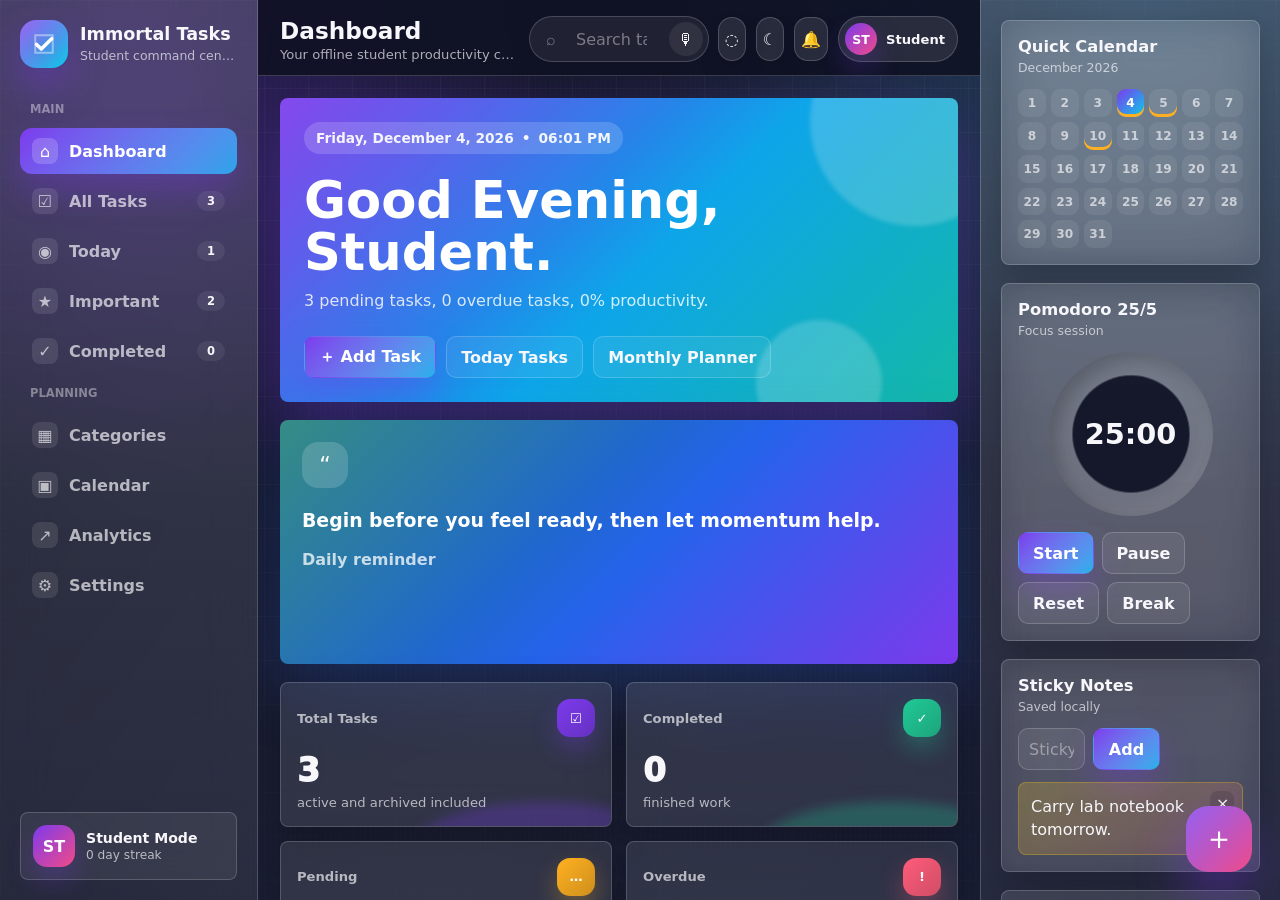
<file: todolistindex.html>
<!DOCTYPE html>
<html lang="en">
<head>
  <meta charset="UTF-8" />
  <meta name="viewport" content="width=device-width, initial-scale=1.0" />
  <meta name="description" content="Immortal Tasks - an advanced offline student productivity and to-do list web app." />
  <title>Immortal Tasks - Student To Do List</title>

  <style>
    /* =========================================================
       IMMORTAL TASKS
       Single-file student productivity app.
       No frameworks, no libraries, no backend, no external DB.
       ========================================================= */

    /* -----------------------------
       Design tokens
       ----------------------------- */
    :root {
      --accent-hue: 258;
      --accent: hsl(var(--accent-hue), 86%, 62%);
      --accent-2: hsl(188, 92%, 48%);
      --accent-3: hsl(338, 86%, 62%);
      --success: #20c997;
      --warning: #ffb020;
      --danger: #ff5c7a;
      --info: #38bdf8;
      --low: #4ade80;
      --medium: #facc15;
      --high: #fb7185;
      --urgent: #ef4444;

      --bg: #0f1224;
      --bg-2: #191d35;
      --surface: rgba(255, 255, 255, 0.1);
      --surface-strong: rgba(255, 255, 255, 0.16);
      --surface-soft: rgba(255, 255, 255, 0.07);
      --surface-inset: rgba(0, 0, 0, 0.22);
      --text: #f7f7fb;
      --muted: rgba(247, 247, 251, 0.68);
      --faint: rgba(247, 247, 251, 0.42);
      --border: rgba(255, 255, 255, 0.18);
      --shadow: 0 24px 70px rgba(0, 0, 0, 0.34);
      --shadow-soft: 0 14px 40px rgba(0, 0, 0, 0.24);
      --inset-shadow: inset 8px 8px 18px rgba(0, 0, 0, 0.22), inset -8px -8px 18px rgba(255, 255, 255, 0.06);
      --card-radius: 8px;
      --panel-radius: 8px;
      --control-radius: 10px;
      --font-scale: 1;
      --sidebar-width: 284px;
      --right-width: 340px;
      --topbar-height: 76px;
      --ease: cubic-bezier(0.2, 0.8, 0.2, 1);
    }

    body.light {
      --bg: #f3f7fb;
      --bg-2: #e8edf6;
      --surface: rgba(255, 255, 255, 0.68);
      --surface-strong: rgba(255, 255, 255, 0.86);
      --surface-soft: rgba(255, 255, 255, 0.48);
      --surface-inset: rgba(13, 22, 44, 0.06);
      --text: #172033;
      --muted: rgba(23, 32, 51, 0.7);
      --faint: rgba(23, 32, 51, 0.44);
      --border: rgba(34, 47, 75, 0.12);
      --shadow: 0 24px 70px rgba(37, 53, 88, 0.16);
      --shadow-soft: 0 14px 40px rgba(37, 53, 88, 0.12);
      --inset-shadow: inset 8px 8px 18px rgba(37, 53, 88, 0.08), inset -8px -8px 18px rgba(255, 255, 255, 0.82);
    }

    /* -----------------------------
       Base reset
       ----------------------------- */
    *,
    *::before,
    *::after {
      box-sizing: border-box;
    }

    html {
      min-height: 100%;
      scroll-behavior: smooth;
    }

    body {
      min-height: 100vh;
      margin: 0;
      color: var(--text);
      background:
        radial-gradient(circle at 10% 10%, hsla(var(--accent-hue), 92%, 62%, 0.28), transparent 30%),
        radial-gradient(circle at 90% 0%, rgba(56, 189, 248, 0.22), transparent 34%),
        linear-gradient(135deg, var(--bg), var(--bg-2));
      font-family: Inter, ui-sans-serif, system-ui, -apple-system, BlinkMacSystemFont, "Segoe UI", sans-serif;
      font-size: calc(16px * var(--font-scale));
      overflow: hidden;
      transition: background 0.35s ease, color 0.35s ease;
    }

    body::before {
      content: "";
      position: fixed;
      inset: 0;
      z-index: -2;
      background-image:
        linear-gradient(rgba(255, 255, 255, 0.045) 1px, transparent 1px),
        linear-gradient(90deg, rgba(255, 255, 255, 0.045) 1px, transparent 1px);
      background-size: 44px 44px;
      mask-image: linear-gradient(to bottom, rgba(0, 0, 0, 0.78), rgba(0, 0, 0, 0.18));
    }

    body::after {
      content: "";
      position: fixed;
      inset: 0;
      z-index: -1;
      pointer-events: none;
      background:
        linear-gradient(120deg, transparent, rgba(255, 255, 255, 0.055), transparent),
        repeating-linear-gradient(90deg, rgba(255, 255, 255, 0.014) 0 1px, transparent 1px 5px);
      opacity: 0.55;
    }

    button,
    input,
    textarea,
    select {
      font: inherit;
    }

    button {
      border: 0;
      cursor: pointer;
      color: inherit;
    }

    input,
    textarea,
    select {
      width: 100%;
      color: var(--text);
      background: var(--surface-soft);
      border: 1px solid var(--border);
      border-radius: var(--control-radius);
      outline: none;
      transition: border-color 0.2s ease, box-shadow 0.2s ease, background 0.2s ease;
    }

    input:focus,
    textarea:focus,
    select:focus {
      border-color: color-mix(in srgb, var(--accent), white 18%);
      box-shadow: 0 0 0 4px color-mix(in srgb, var(--accent), transparent 78%);
      background: var(--surface);
    }

    input::placeholder,
    textarea::placeholder {
      color: var(--faint);
    }

    textarea {
      resize: vertical;
      min-height: 96px;
    }

    a {
      color: inherit;
    }

    .sr-only {
      position: absolute;
      width: 1px;
      height: 1px;
      padding: 0;
      margin: -1px;
      overflow: hidden;
      clip: rect(0, 0, 0, 0);
      white-space: nowrap;
      border: 0;
    }

    ::selection {
      background: color-mix(in srgb, var(--accent), transparent 58%);
      color: #fff;
    }

    /* -----------------------------
       Loading screen and shell
       ----------------------------- */
    .loading-screen {
      position: fixed;
      inset: 0;
      z-index: 1000;
      display: grid;
      place-items: center;
      background:
        radial-gradient(circle at 40% 20%, hsla(var(--accent-hue), 86%, 62%, 0.32), transparent 32%),
        linear-gradient(135deg, #111529, #080a13);
      transition: opacity 0.45s ease, visibility 0.45s ease;
    }

    .loading-screen.hidden {
      opacity: 0;
      visibility: hidden;
    }

    .loader-card {
      width: min(360px, calc(100vw - 40px));
      padding: 30px;
      text-align: center;
      background: rgba(255, 255, 255, 0.1);
      border: 1px solid rgba(255, 255, 255, 0.18);
      border-radius: var(--panel-radius);
      box-shadow: var(--shadow);
      backdrop-filter: blur(26px);
      animation: riseIn 0.55s var(--ease);
    }

    .loader-mark {
      width: 74px;
      height: 74px;
      margin: 0 auto 18px;
      display: grid;
      place-items: center;
      background: linear-gradient(135deg, var(--accent), var(--accent-2));
      border-radius: 22px;
      font-size: 34px;
      box-shadow: 0 20px 44px color-mix(in srgb, var(--accent), transparent 58%);
      animation: pulseScale 1.5s ease-in-out infinite;
    }

    .loader-card h1 {
      margin: 0;
      font-size: 1.5rem;
      letter-spacing: 0;
    }

    .loader-bar {
      height: 10px;
      margin-top: 22px;
      overflow: hidden;
      background: rgba(255, 255, 255, 0.12);
      border-radius: 999px;
    }

    .loader-bar span {
      display: block;
      height: 100%;
      width: 42%;
      background: linear-gradient(90deg, var(--accent), var(--accent-2), var(--accent-3));
      border-radius: inherit;
      animation: loadingSweep 1.2s ease-in-out infinite;
    }

    .app-shell {
      display: grid;
      grid-template-columns: var(--sidebar-width) minmax(0, 1fr) var(--right-width);
      height: 100vh;
      min-height: 0;
    }

    body.focus-mode .app-shell {
      grid-template-columns: 0 minmax(0, 1fr) 0;
    }

    body.focus-mode .sidebar,
    body.focus-mode .right-panel {
      transform: scale(0.96);
      opacity: 0;
      pointer-events: none;
    }

    body.focus-mode .main-area {
      max-width: 1120px;
      margin: 0 auto;
    }

    .glass {
      background: var(--surface);
      border: 1px solid var(--border);
      box-shadow: var(--shadow-soft);
      backdrop-filter: blur(22px);
    }

    .soft-card {
      border-radius: var(--card-radius);
      background: var(--surface);
      border: 1px solid var(--border);
      box-shadow: var(--shadow-soft);
      backdrop-filter: blur(22px);
    }

    .neumorphic {
      background: var(--surface-soft);
      box-shadow: var(--inset-shadow);
    }

    /* -----------------------------
       Sidebar
       ----------------------------- */
    .sidebar {
      position: relative;
      z-index: 30;
      display: flex;
      min-width: 0;
      min-height: 0;
      flex-direction: column;
      padding: 20px;
      border-right: 1px solid var(--border);
      background: linear-gradient(180deg, var(--surface-strong), var(--surface-soft));
      backdrop-filter: blur(26px);
      transition: transform 0.3s var(--ease), opacity 0.3s var(--ease);
    }

    .brand {
      display: flex;
      gap: 12px;
      align-items: center;
      min-width: 0;
      margin-bottom: 22px;
    }

    .brand-mark {
      flex: 0 0 auto;
      width: 48px;
      height: 48px;
      display: grid;
      place-items: center;
      border-radius: 16px;
      color: #fff;
      background:
        linear-gradient(135deg, rgba(255, 255, 255, 0.22), transparent),
        linear-gradient(135deg, var(--accent), var(--accent-2));
      box-shadow: 0 18px 36px color-mix(in srgb, var(--accent), transparent 62%);
    }

    .brand svg {
      width: 28px;
      height: 28px;
      filter: drop-shadow(0 4px 10px rgba(0, 0, 0, 0.22));
    }

    .brand-copy {
      min-width: 0;
    }

    .brand-copy h1 {
      margin: 0;
      font-size: 1.1rem;
      line-height: 1.1;
      letter-spacing: 0;
    }

    .brand-copy p {
      margin: 4px 0 0;
      color: var(--muted);
      font-size: 0.78rem;
      white-space: nowrap;
      overflow: hidden;
      text-overflow: ellipsis;
    }

    .mobile-close {
      display: none;
      margin-left: auto;
      width: 38px;
      height: 38px;
      border-radius: 12px;
      background: var(--surface-soft);
    }

    .nav-group {
      margin: 12px 0;
    }

    .nav-label {
      padding: 0 10px 8px;
      color: var(--faint);
      font-size: 0.72rem;
      font-weight: 800;
      text-transform: uppercase;
    }

    .nav-button {
      width: 100%;
      min-height: 45px;
      display: flex;
      align-items: center;
      gap: 11px;
      padding: 10px 12px;
      margin: 4px 0;
      color: var(--muted);
      background: transparent;
      border-radius: 12px;
      text-align: left;
      transition: transform 0.2s var(--ease), background 0.2s ease, color 0.2s ease, box-shadow 0.2s ease;
    }

    .nav-button:hover {
      color: var(--text);
      background: var(--surface-soft);
      transform: translateX(3px);
    }

    .nav-button.active {
      color: #fff;
      background: linear-gradient(135deg, var(--accent), color-mix(in srgb, var(--accent-2), var(--accent) 28%));
      box-shadow: 0 16px 34px color-mix(in srgb, var(--accent), transparent 68%);
    }

    .nav-icon {
      flex: 0 0 auto;
      width: 26px;
      height: 26px;
      display: grid;
      place-items: center;
      border-radius: 8px;
      background: rgba(255, 255, 255, 0.1);
    }

    .nav-button.active .nav-icon {
      background: rgba(255, 255, 255, 0.18);
    }

    .nav-text {
      flex: 1;
      min-width: 0;
      overflow: hidden;
      white-space: nowrap;
      text-overflow: ellipsis;
      font-weight: 750;
    }

    .nav-count {
      min-width: 28px;
      padding: 3px 7px;
      text-align: center;
      border-radius: 999px;
      color: var(--text);
      background: var(--surface-soft);
      font-size: 0.72rem;
      font-weight: 850;
    }

    .nav-button.active .nav-count {
      color: #fff;
      background: rgba(255, 255, 255, 0.2);
    }

    .sidebar-footer {
      margin-top: auto;
      padding-top: 14px;
    }

    .mini-profile {
      display: grid;
      grid-template-columns: 42px minmax(0, 1fr);
      gap: 11px;
      align-items: center;
      padding: 12px;
      border-radius: var(--card-radius);
      background: var(--surface-soft);
      border: 1px solid var(--border);
    }

    .avatar {
      width: 42px;
      height: 42px;
      display: grid;
      place-items: center;
      border-radius: 14px;
      background: linear-gradient(135deg, var(--accent), var(--accent-3));
      color: #fff;
      font-weight: 900;
      box-shadow: 0 12px 28px color-mix(in srgb, var(--accent), transparent 70%);
    }

    .mini-profile strong,
    .mini-profile span {
      display: block;
      min-width: 0;
      overflow: hidden;
      text-overflow: ellipsis;
      white-space: nowrap;
    }

    .mini-profile strong {
      font-size: 0.88rem;
    }

    .mini-profile span {
      margin-top: 2px;
      color: var(--muted);
      font-size: 0.76rem;
    }

    /* -----------------------------
       Main content shell
       ----------------------------- */
    .main-area {
      position: relative;
      display: grid;
      grid-template-rows: var(--topbar-height) minmax(0, 1fr);
      min-width: 0;
      min-height: 0;
      transition: max-width 0.3s var(--ease), margin 0.3s var(--ease);
    }

    .topbar {
      position: sticky;
      top: 0;
      z-index: 20;
      display: grid;
      grid-template-columns: auto minmax(180px, 1fr) auto;
      gap: 14px;
      align-items: center;
      min-width: 0;
      padding: 16px 22px;
      border-bottom: 1px solid var(--border);
      background: color-mix(in srgb, var(--bg), transparent 12%);
      backdrop-filter: blur(22px);
    }

    .topbar-left {
      display: flex;
      align-items: center;
      gap: 12px;
      min-width: 0;
    }

    .sidebar-toggle {
      display: none;
      width: 44px;
      height: 44px;
      border-radius: 14px;
      background: var(--surface);
      border: 1px solid var(--border);
    }

    .page-title {
      min-width: 0;
    }

    .page-title h2 {
      margin: 0;
      font-size: clamp(1.05rem, 2vw, 1.45rem);
      letter-spacing: 0;
    }

    .page-title p {
      margin: 3px 0 0;
      color: var(--muted);
      font-size: 0.82rem;
      overflow: hidden;
      white-space: nowrap;
      text-overflow: ellipsis;
    }

    .search-wrap {
      position: relative;
      min-width: 0;
    }

    .search-wrap input {
      height: 46px;
      padding: 0 46px 0 46px;
      border-radius: 999px;
    }

    .search-icon,
    .voice-button {
      position: absolute;
      top: 50%;
      transform: translateY(-50%);
      display: grid;
      place-items: center;
    }

    .search-icon {
      left: 17px;
      color: var(--faint);
    }

    .voice-button {
      right: 6px;
      width: 34px;
      height: 34px;
      border-radius: 999px;
      background: var(--surface-soft);
      transition: transform 0.2s var(--ease), background 0.2s ease;
    }

    .voice-button:hover {
      transform: translateY(-50%) scale(1.05);
      background: color-mix(in srgb, var(--accent), transparent 78%);
    }

    .voice-button.listening {
      color: #fff;
      background: var(--danger);
      animation: pulseGlow 1s ease-in-out infinite;
    }

    .topbar-actions {
      display: flex;
      align-items: center;
      justify-content: flex-end;
      gap: 10px;
      min-width: 0;
    }

    .icon-button {
      width: 44px;
      height: 44px;
      display: grid;
      place-items: center;
      border-radius: 14px;
      background: var(--surface);
      border: 1px solid var(--border);
      box-shadow: 0 12px 24px rgba(0, 0, 0, 0.08);
      transition: transform 0.2s var(--ease), box-shadow 0.2s ease, background 0.2s ease;
    }

    .icon-button:hover {
      transform: translateY(-2px);
      background: var(--surface-strong);
      box-shadow: 0 18px 34px rgba(0, 0, 0, 0.14);
    }

    .profile-pill {
      display: flex;
      align-items: center;
      gap: 9px;
      min-height: 44px;
      padding: 6px 12px 6px 6px;
      border-radius: 999px;
      background: var(--surface);
      border: 1px solid var(--border);
    }

    .profile-pill .avatar {
      width: 32px;
      height: 32px;
      border-radius: 50%;
      font-size: 0.78rem;
    }

    .profile-pill span {
      max-width: 120px;
      overflow: hidden;
      white-space: nowrap;
      text-overflow: ellipsis;
      font-size: 0.82rem;
      font-weight: 750;
    }

    .content-scroll {
      min-width: 0;
      min-height: 0;
      overflow: auto;
      padding: 22px;
      scrollbar-color: color-mix(in srgb, var(--accent), transparent 54%) transparent;
      scrollbar-width: thin;
    }

    .content-scroll::-webkit-scrollbar,
    .right-panel::-webkit-scrollbar,
    .sidebar::-webkit-scrollbar {
      width: 10px;
    }

    .content-scroll::-webkit-scrollbar-thumb,
    .right-panel::-webkit-scrollbar-thumb,
    .sidebar::-webkit-scrollbar-thumb {
      background: color-mix(in srgb, var(--accent), transparent 54%);
      border-radius: 999px;
      border: 3px solid transparent;
      background-clip: content-box;
    }

    .view {
      display: none;
      animation: fadeSlide 0.28s var(--ease);
    }

    .view.active {
      display: block;
    }

    /* -----------------------------
       Dashboard cards
       ----------------------------- */
    .hero-grid {
      display: grid;
      grid-template-columns: minmax(0, 1.35fr) minmax(260px, 0.65fr);
      gap: 18px;
      margin-bottom: 18px;
    }

    .welcome-card {
      position: relative;
      min-height: 244px;
      overflow: hidden;
      padding: 24px;
      border-radius: var(--panel-radius);
      color: #fff;
      background:
        linear-gradient(135deg, rgba(255, 255, 255, 0.18), transparent 42%),
        linear-gradient(135deg, hsl(var(--accent-hue), 82%, 52%), #0ea5e9 54%, #14b8a6);
      box-shadow: 0 26px 70px color-mix(in srgb, var(--accent), transparent 66%);
    }

    .welcome-card::before,
    .welcome-card::after {
      content: "";
      position: absolute;
      border-radius: 50%;
      pointer-events: none;
      background: rgba(255, 255, 255, 0.18);
      filter: blur(2px);
    }

    .welcome-card::before {
      width: 210px;
      height: 210px;
      right: -62px;
      top: -82px;
    }

    .welcome-card::after {
      width: 126px;
      height: 126px;
      right: 76px;
      bottom: -44px;
    }

    .welcome-content {
      position: relative;
      z-index: 1;
      max-width: 640px;
    }

    .date-line {
      display: inline-flex;
      align-items: center;
      gap: 8px;
      padding: 8px 12px;
      border-radius: 999px;
      background: rgba(255, 255, 255, 0.16);
      color: rgba(255, 255, 255, 0.92);
      font-size: 0.86rem;
      font-weight: 750;
    }

    .welcome-card h2 {
      margin: 20px 0 10px;
      max-width: 760px;
      font-size: clamp(2rem, 4vw, 3.65rem);
      line-height: 1.02;
      letter-spacing: 0;
    }

    .welcome-card p {
      max-width: 620px;
      margin: 0;
      color: rgba(255, 255, 255, 0.82);
      font-size: 1rem;
      line-height: 1.6;
    }

    .hero-actions {
      display: flex;
      flex-wrap: wrap;
      gap: 10px;
      margin-top: 22px;
    }

    .metric-grid {
      display: grid;
      grid-template-columns: repeat(4, minmax(150px, 1fr));
      gap: 14px;
      margin-bottom: 18px;
    }

    .metric-card {
      position: relative;
      overflow: hidden;
      min-height: 132px;
      padding: 16px;
      border-radius: var(--card-radius);
      background: var(--surface);
      border: 1px solid var(--border);
      box-shadow: var(--shadow-soft);
      backdrop-filter: blur(22px);
      transition: transform 0.22s var(--ease), box-shadow 0.22s ease;
    }

    .metric-card:hover {
      transform: translateY(-4px);
      box-shadow: var(--shadow);
    }

    .metric-card::after {
      content: "";
      position: absolute;
      inset: auto -20% -48% 40%;
      height: 92px;
      border-radius: 50%;
      background: color-mix(in srgb, var(--metric-color, var(--accent)), transparent 72%);
      filter: blur(6px);
    }

    .metric-top {
      display: flex;
      align-items: center;
      justify-content: space-between;
      gap: 10px;
      color: var(--muted);
      font-size: 0.82rem;
      font-weight: 800;
    }

    .metric-icon {
      width: 38px;
      height: 38px;
      display: grid;
      place-items: center;
      border-radius: 13px;
      color: #fff;
      background: linear-gradient(135deg, var(--metric-color, var(--accent)), color-mix(in srgb, var(--metric-color, var(--accent)), #111 20%));
      box-shadow: 0 12px 24px color-mix(in srgb, var(--metric-color, var(--accent)), transparent 70%);
    }

    .metric-value {
      position: relative;
      z-index: 1;
      margin-top: 18px;
      font-size: 2.05rem;
      line-height: 1;
      font-weight: 950;
      letter-spacing: 0;
    }

    .metric-caption {
      position: relative;
      z-index: 1;
      margin-top: 7px;
      color: var(--muted);
      font-size: 0.82rem;
    }

    .dashboard-grid {
      display: grid;
      grid-template-columns: minmax(0, 1.25fr) minmax(280px, 0.75fr);
      gap: 18px;
    }

    .panel {
      padding: 18px;
      border-radius: var(--panel-radius);
      background: var(--surface);
      border: 1px solid var(--border);
      box-shadow: var(--shadow-soft);
      backdrop-filter: blur(22px);
    }

    .panel + .panel {
      margin-top: 18px;
    }

    .panel-header {
      display: flex;
      align-items: flex-start;
      justify-content: space-between;
      gap: 14px;
      margin-bottom: 14px;
    }

    .panel-title {
      min-width: 0;
    }

    .panel-title h3 {
      margin: 0;
      font-size: 1.02rem;
      letter-spacing: 0;
    }

    .panel-title p {
      margin: 4px 0 0;
      color: var(--muted);
      font-size: 0.78rem;
    }

    .progress-zone {
      display: grid;
      grid-template-columns: 190px minmax(0, 1fr);
      gap: 18px;
      align-items: center;
    }

    .progress-ring {
      width: 176px;
      height: 176px;
      display: grid;
      place-items: center;
      margin: auto;
      border-radius: 50%;
      background:
        conic-gradient(var(--accent) calc(var(--progress, 0) * 1%), rgba(255, 255, 255, 0.12) 0),
        var(--surface-soft);
      box-shadow: var(--inset-shadow), 0 16px 34px rgba(0, 0, 0, 0.12);
    }

    .progress-ring-inner {
      width: 128px;
      height: 128px;
      display: grid;
      place-items: center;
      text-align: center;
      border-radius: 50%;
      background: color-mix(in srgb, var(--bg), transparent 10%);
      border: 1px solid var(--border);
    }

    .progress-ring-inner strong {
      display: block;
      font-size: 2.1rem;
      line-height: 1;
      letter-spacing: 0;
    }

    .progress-ring-inner span {
      display: block;
      margin-top: 4px;
      color: var(--muted);
      font-size: 0.78rem;
      font-weight: 750;
    }

    .weekly-bars {
      display: grid;
      grid-template-columns: repeat(7, minmax(0, 1fr));
      gap: 8px;
      min-height: 164px;
      align-items: end;
    }

    .week-bar {
      display: flex;
      min-width: 0;
      flex-direction: column;
      align-items: center;
      gap: 8px;
      color: var(--muted);
      font-size: 0.72rem;
      font-weight: 800;
    }

    .week-bar-track {
      position: relative;
      width: 100%;
      min-height: 112px;
      display: flex;
      align-items: end;
      overflow: hidden;
      border-radius: 999px;
      background: var(--surface-soft);
      box-shadow: var(--inset-shadow);
    }

    .week-bar-fill {
      width: 100%;
      min-height: 6px;
      border-radius: inherit;
      background: linear-gradient(180deg, var(--accent-2), var(--accent));
      transition: height 0.35s var(--ease);
    }

    .quote-card {
      position: relative;
      overflow: hidden;
      min-height: 244px;
      padding: 22px;
      border-radius: var(--panel-radius);
      color: #fff;
      background:
        linear-gradient(135deg, rgba(255, 255, 255, 0.16), transparent 42%),
        linear-gradient(135deg, #0f766e, #2563eb 54%, #7c3aed);
      box-shadow: 0 26px 70px rgba(37, 99, 235, 0.22);
    }

    .quote-mark {
      width: 46px;
      height: 46px;
      display: grid;
      place-items: center;
      border-radius: 16px;
      background: rgba(255, 255, 255, 0.16);
      font-size: 1.4rem;
    }

    .quote-card blockquote {
      margin: 18px 0 0;
      font-size: 1.18rem;
      line-height: 1.5;
      font-weight: 820;
      letter-spacing: 0;
    }

    .quote-card cite {
      display: block;
      margin-top: 16px;
      color: rgba(255, 255, 255, 0.75);
      font-style: normal;
      font-weight: 750;
    }

    .badge-row {
      display: flex;
      flex-wrap: wrap;
      gap: 10px;
    }

    .badge {
      display: inline-flex;
      align-items: center;
      gap: 8px;
      min-height: 38px;
      padding: 8px 12px;
      border-radius: 999px;
      background: var(--surface-soft);
      border: 1px solid var(--border);
      color: var(--muted);
      font-size: 0.8rem;
      font-weight: 800;
    }

    .badge.unlocked {
      color: #fff;
      background: linear-gradient(135deg, var(--accent), var(--accent-3));
      box-shadow: 0 14px 28px color-mix(in srgb, var(--accent), transparent 72%);
    }

    /* -----------------------------
       Task controls and cards
       ----------------------------- */
    .task-toolbar {
      display: grid;
      grid-template-columns: repeat(4, minmax(120px, 1fr)) auto;
      gap: 10px;
      align-items: center;
      margin-bottom: 14px;
    }

    .task-toolbar select,
    .task-toolbar input {
      min-height: 44px;
      padding: 0 12px;
    }

    .bulk-bar {
      display: none;
      align-items: center;
      justify-content: space-between;
      gap: 12px;
      margin-bottom: 14px;
      padding: 12px;
      border-radius: var(--card-radius);
      background: color-mix(in srgb, var(--accent), transparent 84%);
      border: 1px solid color-mix(in srgb, var(--accent), transparent 66%);
    }

    .bulk-bar.visible {
      display: flex;
    }

    .bulk-actions {
      display: flex;
      flex-wrap: wrap;
      gap: 8px;
      justify-content: flex-end;
    }

    .task-list {
      display: grid;
      gap: 12px;
    }

    .task-card {
      position: relative;
      display: grid;
      grid-template-columns: auto minmax(0, 1fr) auto;
      gap: 13px;
      align-items: start;
      padding: 14px;
      border-radius: var(--card-radius);
      background:
        linear-gradient(90deg, var(--task-color, var(--accent)) 0 5px, transparent 5px),
        var(--surface);
      border: 1px solid var(--border);
      box-shadow: var(--shadow-soft);
      backdrop-filter: blur(20px);
      transition: transform 0.22s var(--ease), border-color 0.22s ease, box-shadow 0.22s ease, opacity 0.22s ease;
    }

    .task-card:hover {
      transform: translateY(-3px);
      border-color: color-mix(in srgb, var(--task-color, var(--accent)), white 18%);
      box-shadow: var(--shadow);
    }

    .task-card.dragging {
      opacity: 0.48;
      transform: scale(0.98);
    }

    .task-card.completed {
      opacity: 0.7;
    }

    .task-card.completed .task-title {
      text-decoration: line-through;
      color: var(--muted);
    }

    .task-card.overdue:not(.completed) {
      border-color: color-mix(in srgb, var(--danger), white 12%);
      box-shadow: 0 0 0 1px color-mix(in srgb, var(--danger), transparent 76%), 0 18px 42px color-mix(in srgb, var(--danger), transparent 82%);
      animation: overdueGlow 2.1s ease-in-out infinite;
    }

    .task-card.pinned {
      border-color: color-mix(in srgb, var(--warning), white 10%);
    }

    .task-left {
      display: grid;
      gap: 10px;
      justify-items: center;
      padding-left: 4px;
    }

    .select-task {
      width: 20px;
      height: 20px;
      accent-color: var(--accent);
    }

    .custom-check {
      position: relative;
      width: 30px;
      height: 30px;
      display: grid;
      place-items: center;
      border-radius: 10px;
      background: var(--surface-soft);
      border: 1px solid var(--border);
      box-shadow: var(--inset-shadow);
      transition: transform 0.2s var(--ease), background 0.2s ease;
    }

    .custom-check:hover {
      transform: scale(1.05);
    }

    .custom-check.done {
      color: #fff;
      background: linear-gradient(135deg, var(--success), #22d3ee);
      box-shadow: 0 12px 24px rgba(32, 201, 151, 0.28);
    }

    .task-main {
      min-width: 0;
    }

    .task-header {
      display: flex;
      align-items: flex-start;
      gap: 10px;
      min-width: 0;
    }

    .task-title {
      margin: 0;
      min-width: 0;
      overflow-wrap: anywhere;
      font-size: 1rem;
      line-height: 1.35;
      letter-spacing: 0;
    }

    .pin-chip {
      flex: 0 0 auto;
      display: none;
      margin-top: 1px;
    }

    .task-card.pinned .pin-chip {
      display: inline-grid;
    }

    .task-description {
      margin: 7px 0 0;
      color: var(--muted);
      font-size: 0.86rem;
      line-height: 1.5;
      overflow-wrap: anywhere;
    }

    .task-meta {
      display: flex;
      flex-wrap: wrap;
      gap: 7px;
      margin-top: 11px;
    }

    .pill {
      display: inline-flex;
      align-items: center;
      gap: 6px;
      min-height: 28px;
      max-width: 100%;
      padding: 5px 9px;
      border-radius: 999px;
      background: var(--surface-soft);
      border: 1px solid var(--border);
      color: var(--muted);
      font-size: 0.72rem;
      font-weight: 800;
      overflow-wrap: anywhere;
    }

    .pill.priority-low {
      color: #07150d;
      background: color-mix(in srgb, var(--low), white 12%);
      border-color: transparent;
    }

    .pill.priority-medium {
      color: #171100;
      background: color-mix(in srgb, var(--medium), white 10%);
      border-color: transparent;
    }

    .pill.priority-high {
      color: #26030a;
      background: color-mix(in srgb, var(--high), white 8%);
      border-color: transparent;
    }

    .pill.priority-urgent {
      color: #fff;
      background: var(--urgent);
      border-color: transparent;
    }

    .pill.overdue-pill {
      color: #fff;
      background: var(--danger);
      border-color: transparent;
    }

    .task-actions {
      display: flex;
      flex-wrap: wrap;
      justify-content: flex-end;
      gap: 6px;
      max-width: 136px;
    }

    .tiny-button {
      width: 34px;
      height: 34px;
      display: grid;
      place-items: center;
      border-radius: 11px;
      background: var(--surface-soft);
      border: 1px solid var(--border);
      transition: transform 0.18s var(--ease), background 0.18s ease;
    }

    .tiny-button:hover {
      transform: translateY(-2px);
      background: color-mix(in srgb, var(--accent), transparent 80%);
    }

    .empty-state {
      display: grid;
      place-items: center;
      min-height: 330px;
      padding: 28px;
      border-radius: var(--panel-radius);
      background: var(--surface);
      border: 1px dashed color-mix(in srgb, var(--accent), transparent 48%);
      text-align: center;
    }

    .empty-icon {
      width: 84px;
      height: 84px;
      display: grid;
      place-items: center;
      margin-bottom: 16px;
      border-radius: 24px;
      background: linear-gradient(135deg, var(--accent), var(--accent-2));
      color: #fff;
      font-size: 2rem;
      box-shadow: 0 20px 40px color-mix(in srgb, var(--accent), transparent 68%);
    }

    .empty-state h3 {
      margin: 0;
      font-size: 1.2rem;
      letter-spacing: 0;
    }

    .empty-state p {
      max-width: 440px;
      margin: 8px auto 0;
      color: var(--muted);
      line-height: 1.55;
    }

    /* -----------------------------
       Student widgets
       ----------------------------- */
    .student-grid {
      display: grid;
      grid-template-columns: repeat(2, minmax(0, 1fr));
      gap: 18px;
    }

    .mini-form {
      display: grid;
      grid-template-columns: repeat(3, minmax(0, 1fr)) auto;
      gap: 8px;
      margin-bottom: 12px;
    }

    .mini-form input,
    .mini-form select {
      min-height: 40px;
      padding: 0 10px;
    }

    .list-stack {
      display: grid;
      gap: 8px;
    }

    .compact-row {
      display: grid;
      grid-template-columns: minmax(0, 1fr) auto;
      gap: 10px;
      align-items: center;
      padding: 10px;
      border-radius: var(--card-radius);
      background: var(--surface-soft);
      border: 1px solid var(--border);
    }

    .compact-row strong,
    .compact-row span {
      display: block;
      min-width: 0;
      overflow: hidden;
      text-overflow: ellipsis;
      white-space: nowrap;
    }

    .compact-row span {
      margin-top: 3px;
      color: var(--muted);
      font-size: 0.78rem;
    }

    .goal-item {
      display: grid;
      grid-template-columns: auto minmax(0, 1fr) auto;
      gap: 10px;
      align-items: center;
      padding: 10px;
      border-radius: var(--card-radius);
      background: var(--surface-soft);
      border: 1px solid var(--border);
    }

    .goal-item.completed span {
      color: var(--muted);
      text-decoration: line-through;
    }

    .notes-area {
      min-height: 190px;
      padding: 12px;
      line-height: 1.55;
    }

    .formula-area {
      min-height: 220px;
      padding: 12px;
      font-family: "Cascadia Code", Consolas, monospace;
      line-height: 1.55;
    }

    .countdown-list {
      display: grid;
      gap: 10px;
    }

    .countdown-card {
      display: grid;
      grid-template-columns: minmax(0, 1fr) auto;
      gap: 12px;
      align-items: center;
      padding: 12px;
      border-radius: var(--card-radius);
      background: var(--surface-soft);
      border: 1px solid var(--border);
    }

    .countdown-days {
      min-width: 74px;
      padding: 10px;
      border-radius: 14px;
      color: #fff;
      text-align: center;
      background: linear-gradient(135deg, var(--accent-3), var(--accent));
      box-shadow: 0 12px 24px color-mix(in srgb, var(--accent), transparent 74%);
    }

    .countdown-days strong {
      display: block;
      font-size: 1.35rem;
      line-height: 1;
    }

    .countdown-days span {
      display: block;
      margin-top: 3px;
      font-size: 0.68rem;
      font-weight: 800;
      opacity: 0.78;
    }

    /* -----------------------------
       Calendar
       ----------------------------- */
    .calendar-shell {
      display: grid;
      gap: 14px;
    }

    .calendar-controls {
      display: flex;
      align-items: center;
      justify-content: space-between;
      gap: 12px;
    }

    .calendar-title {
      margin: 0;
      font-size: 1.2rem;
      letter-spacing: 0;
    }

    .calendar-grid {
      display: grid;
      grid-template-columns: repeat(7, minmax(0, 1fr));
      gap: 8px;
    }

    .calendar-weekday {
      padding: 8px;
      color: var(--muted);
      text-align: center;
      font-size: 0.74rem;
      font-weight: 900;
      text-transform: uppercase;
    }

    .calendar-day {
      min-height: 108px;
      padding: 10px;
      border-radius: var(--card-radius);
      background: var(--surface-soft);
      border: 1px solid var(--border);
      transition: transform 0.18s var(--ease), border-color 0.18s ease;
    }

    .calendar-day:hover {
      transform: translateY(-2px);
      border-color: color-mix(in srgb, var(--accent), white 16%);
    }

    .calendar-day.outside {
      opacity: 0.38;
    }

    .calendar-day.today {
      border-color: var(--accent);
      box-shadow: 0 0 0 1px color-mix(in srgb, var(--accent), transparent 72%);
    }

    .calendar-number {
      display: flex;
      align-items: center;
      justify-content: space-between;
      gap: 8px;
      font-weight: 900;
    }

    .calendar-dot-row {
      display: flex;
      flex-wrap: wrap;
      gap: 4px;
      margin-top: 9px;
    }

    .calendar-dot {
      width: 8px;
      height: 8px;
      border-radius: 50%;
      background: var(--accent);
    }

    .calendar-task-label {
      margin-top: 8px;
      color: var(--muted);
      font-size: 0.72rem;
      line-height: 1.35;
      overflow: hidden;
      display: -webkit-box;
      -webkit-line-clamp: 2;
      line-clamp: 2;
      -webkit-box-orient: vertical;
    }

    /* -----------------------------
       Analytics
       ----------------------------- */
    .analytics-grid {
      display: grid;
      grid-template-columns: repeat(3, minmax(0, 1fr));
      gap: 16px;
    }

    .wide-panel {
      grid-column: 1 / -1;
    }

    .chart-card {
      min-height: 300px;
    }

    .bar-chart {
      display: grid;
      grid-template-columns: repeat(7, minmax(0, 1fr));
      gap: 12px;
      align-items: end;
      min-height: 210px;
      padding-top: 20px;
    }

    .chart-column {
      display: flex;
      min-width: 0;
      flex-direction: column;
      align-items: center;
      gap: 8px;
    }

    .chart-fill {
      width: 100%;
      max-width: 54px;
      min-height: 8px;
      border-radius: 10px 10px 4px 4px;
      background: linear-gradient(180deg, var(--accent-2), var(--accent));
      box-shadow: 0 16px 30px color-mix(in srgb, var(--accent), transparent 72%);
      transition: height 0.35s var(--ease);
    }

    .chart-label {
      color: var(--muted);
      font-size: 0.75rem;
      font-weight: 800;
    }

    .donut {
      --donut: 0;
      width: 154px;
      height: 154px;
      display: grid;
      place-items: center;
      margin: 12px auto 0;
      border-radius: 50%;
      background:
        conic-gradient(var(--success) calc(var(--donut) * 1%), rgba(255, 255, 255, 0.14) 0);
      box-shadow: var(--inset-shadow);
    }

    .donut span {
      width: 108px;
      height: 108px;
      display: grid;
      place-items: center;
      border-radius: 50%;
      background: color-mix(in srgb, var(--bg), transparent 8%);
      border: 1px solid var(--border);
      font-size: 1.55rem;
      font-weight: 950;
    }

    /* -----------------------------
       Right panel
       ----------------------------- */
    .right-panel {
      min-width: 0;
      min-height: 0;
      overflow: auto;
      padding: 20px;
      border-left: 1px solid var(--border);
      background: linear-gradient(180deg, var(--surface-strong), var(--surface-soft));
      backdrop-filter: blur(26px);
      transition: transform 0.3s var(--ease), opacity 0.3s var(--ease);
    }

    .right-panel .panel {
      padding: 16px;
    }

    .mini-calendar {
      display: grid;
      grid-template-columns: repeat(7, 1fr);
      gap: 5px;
      margin-top: 12px;
    }

    .mini-day {
      aspect-ratio: 1;
      display: grid;
      place-items: center;
      border-radius: 9px;
      color: var(--muted);
      background: var(--surface-soft);
      font-size: 0.76rem;
      font-weight: 800;
    }

    .mini-day.today {
      color: #fff;
      background: linear-gradient(135deg, var(--accent), var(--accent-2));
    }

    .mini-day.has-task {
      box-shadow: inset 0 -3px 0 var(--warning);
    }

    .pomodoro-display {
      display: grid;
      place-items: center;
      width: 164px;
      height: 164px;
      margin: 10px auto 16px;
      border-radius: 50%;
      background:
        conic-gradient(var(--accent) calc(var(--timer-progress, 0) * 1%), rgba(255, 255, 255, 0.12) 0);
      box-shadow: var(--inset-shadow);
    }

    .pomodoro-display strong {
      display: grid;
      place-items: center;
      width: 118px;
      height: 118px;
      border-radius: 50%;
      background: color-mix(in srgb, var(--bg), transparent 8%);
      border: 1px solid var(--border);
      font-size: 1.8rem;
      letter-spacing: 0;
    }

    .button-row {
      display: flex;
      flex-wrap: wrap;
      gap: 8px;
    }

    .sticky-stack {
      display: grid;
      gap: 10px;
    }

    .sticky-note {
      position: relative;
      padding: 12px 38px 12px 12px;
      border-radius: var(--card-radius);
      background: linear-gradient(135deg, rgba(250, 204, 21, 0.22), rgba(251, 113, 133, 0.18));
      border: 1px solid rgba(250, 204, 21, 0.28);
      color: var(--text);
      line-height: 1.45;
      overflow-wrap: anywhere;
    }

    .sticky-note button {
      position: absolute;
      top: 8px;
      right: 8px;
      width: 24px;
      height: 24px;
      border-radius: 8px;
      background: rgba(0, 0, 0, 0.12);
    }

    /* -----------------------------
       Settings
       ----------------------------- */
    .settings-grid {
      display: grid;
      grid-template-columns: repeat(2, minmax(0, 1fr));
      gap: 16px;
    }

    .setting-row {
      display: grid;
      grid-template-columns: minmax(0, 1fr) auto;
      gap: 12px;
      align-items: center;
      padding: 12px 0;
      border-bottom: 1px solid var(--border);
    }

    .setting-row:last-child {
      border-bottom: 0;
    }

    .setting-row strong,
    .setting-row span {
      display: block;
      min-width: 0;
    }

    .setting-row span {
      margin-top: 4px;
      color: var(--muted);
      font-size: 0.78rem;
      line-height: 1.4;
    }

    .switch {
      position: relative;
      width: 58px;
      height: 32px;
      display: inline-flex;
      align-items: center;
      padding: 4px;
      border-radius: 999px;
      background: var(--surface-soft);
      border: 1px solid var(--border);
      box-shadow: var(--inset-shadow);
    }

    .switch input {
      position: absolute;
      opacity: 0;
      pointer-events: none;
    }

    .switch span {
      width: 22px;
      height: 22px;
      border-radius: 50%;
      background: var(--muted);
      transition: transform 0.2s var(--ease), background 0.2s ease;
    }

    .switch input:checked + span {
      transform: translateX(25px);
      background: linear-gradient(135deg, var(--accent), var(--accent-2));
    }

    .color-input {
      width: 58px;
      height: 34px;
      padding: 3px;
      border-radius: 999px;
    }

    .range-input {
      width: 170px;
      accent-color: var(--accent);
    }

    /* -----------------------------
       Buttons
       ----------------------------- */
    .btn {
      display: inline-flex;
      align-items: center;
      justify-content: center;
      gap: 8px;
      min-height: 42px;
      max-width: 100%;
      padding: 0 14px;
      border-radius: var(--control-radius);
      background: var(--surface-soft);
      border: 1px solid var(--border);
      color: var(--text);
      font-weight: 850;
      text-decoration: none;
      transition: transform 0.2s var(--ease), box-shadow 0.2s ease, background 0.2s ease;
    }

    .btn:hover {
      transform: translateY(-2px);
      background: var(--surface-strong);
      box-shadow: 0 14px 30px rgba(0, 0, 0, 0.12);
    }

    .btn.primary {
      color: #fff;
      background: linear-gradient(135deg, var(--accent), color-mix(in srgb, var(--accent-2), var(--accent) 20%));
      border-color: transparent;
      box-shadow: 0 16px 34px color-mix(in srgb, var(--accent), transparent 66%);
    }

    .btn.danger {
      color: #fff;
      background: linear-gradient(135deg, var(--danger), #fb7185);
      border-color: transparent;
    }

    .btn.success {
      color: #fff;
      background: linear-gradient(135deg, var(--success), #14b8a6);
      border-color: transparent;
    }

    .btn.warning {
      color: #211400;
      background: linear-gradient(135deg, var(--warning), #facc15);
      border-color: transparent;
    }

    .btn.ghost {
      background: transparent;
    }

    .btn.full {
      width: 100%;
    }

    .fab {
      position: fixed;
      right: 28px;
      bottom: 28px;
      z-index: 50;
      width: 66px;
      height: 66px;
      display: grid;
      place-items: center;
      border-radius: 22px;
      color: #fff;
      background:
        linear-gradient(135deg, rgba(255, 255, 255, 0.2), transparent),
        linear-gradient(135deg, var(--accent), var(--accent-3));
      box-shadow: 0 24px 50px color-mix(in srgb, var(--accent), transparent 58%);
      font-size: 2rem;
      transition: transform 0.22s var(--ease), box-shadow 0.22s ease;
    }

    .fab:hover {
      transform: translateY(-5px) rotate(8deg);
      box-shadow: 0 30px 60px color-mix(in srgb, var(--accent), transparent 48%);
    }

    .fab:active {
      transform: translateY(-1px) scale(0.98);
    }

    /* -----------------------------
       Modals and toasts
       ----------------------------- */
    .modal-backdrop {
      position: fixed;
      inset: 0;
      z-index: 100;
      display: none;
      place-items: center;
      padding: 22px;
      background: rgba(6, 8, 18, 0.62);
      backdrop-filter: blur(16px);
    }

    .modal-backdrop.active {
      display: grid;
      animation: fadeIn 0.22s ease;
    }

    .modal {
      width: min(980px, 100%);
      max-height: min(88vh, 880px);
      overflow: auto;
      border-radius: var(--panel-radius);
      background: color-mix(in srgb, var(--bg), transparent 4%);
      border: 1px solid var(--border);
      box-shadow: var(--shadow);
      animation: modalIn 0.28s var(--ease);
    }

    .modal.small {
      width: min(480px, 100%);
    }

    .modal-header {
      position: sticky;
      top: 0;
      z-index: 1;
      display: flex;
      align-items: center;
      justify-content: space-between;
      gap: 14px;
      padding: 18px;
      border-bottom: 1px solid var(--border);
      background: color-mix(in srgb, var(--bg), transparent 2%);
      backdrop-filter: blur(18px);
    }

    .modal-header h2 {
      margin: 0;
      font-size: 1.16rem;
      letter-spacing: 0;
    }

    .modal-body {
      padding: 18px;
    }

    .modal-footer {
      display: flex;
      flex-wrap: wrap;
      justify-content: flex-end;
      gap: 10px;
      padding: 16px 18px 18px;
      border-top: 1px solid var(--border);
    }

    .form-grid {
      display: grid;
      grid-template-columns: repeat(2, minmax(0, 1fr));
      gap: 14px;
    }

    .form-grid .span-2 {
      grid-column: 1 / -1;
    }

    .field {
      display: grid;
      gap: 7px;
      min-width: 0;
    }

    .field label {
      color: var(--muted);
      font-size: 0.78rem;
      font-weight: 850;
    }

    .field input,
    .field textarea,
    .field select {
      min-height: 44px;
      padding: 10px 12px;
    }

    .field input[type="color"] {
      min-height: 44px;
      padding: 4px;
    }

    .validation-message {
      min-height: 20px;
      color: var(--danger);
      font-size: 0.82rem;
      font-weight: 800;
    }

    .toast-zone {
      position: fixed;
      top: 18px;
      right: 18px;
      z-index: 200;
      display: grid;
      gap: 10px;
      width: min(380px, calc(100vw - 36px));
      pointer-events: none;
    }

    .toast {
      display: grid;
      grid-template-columns: auto minmax(0, 1fr);
      gap: 10px;
      align-items: start;
      padding: 12px;
      border-radius: var(--card-radius);
      background: color-mix(in srgb, var(--bg), transparent 6%);
      border: 1px solid var(--border);
      box-shadow: var(--shadow-soft);
      backdrop-filter: blur(18px);
      pointer-events: auto;
      animation: toastIn 0.25s var(--ease);
    }

    .toast.success .toast-icon {
      background: var(--success);
    }

    .toast.warning .toast-icon {
      background: var(--warning);
      color: #211400;
    }

    .toast.error .toast-icon {
      background: var(--danger);
    }

    .toast-icon {
      width: 34px;
      height: 34px;
      display: grid;
      place-items: center;
      border-radius: 11px;
      color: #fff;
      background: var(--accent);
      font-weight: 900;
    }

    .toast strong,
    .toast span {
      display: block;
      min-width: 0;
    }

    .toast span {
      margin-top: 2px;
      color: var(--muted);
      font-size: 0.8rem;
      line-height: 1.35;
    }

    .completion-burst {
      position: fixed;
      inset: 0;
      z-index: 160;
      display: none;
      place-items: center;
      pointer-events: none;
    }

    .completion-burst.active {
      display: grid;
    }

    .burst-mark {
      width: 104px;
      height: 104px;
      display: grid;
      place-items: center;
      border-radius: 34px;
      color: #fff;
      background: linear-gradient(135deg, var(--success), var(--accent-2));
      font-size: 3rem;
      box-shadow: 0 24px 56px rgba(32, 201, 151, 0.38);
      animation: burstPop 0.75s var(--ease) forwards;
    }

    /* -----------------------------
       Skeleton loaders
       ----------------------------- */
    .skeleton {
      position: relative;
      overflow: hidden;
      background: var(--surface-soft);
      border-radius: var(--card-radius);
    }

    .skeleton::after {
      content: "";
      position: absolute;
      inset: 0;
      transform: translateX(-100%);
      background: linear-gradient(90deg, transparent, rgba(255, 255, 255, 0.14), transparent);
      animation: shimmer 1.35s infinite;
    }

    .skeleton-line {
      height: 14px;
      margin: 10px 0;
      border-radius: 999px;
    }

    /* -----------------------------
       Responsive design
       ----------------------------- */
    @media (max-width: 1280px) {
      :root {
        --right-width: 300px;
        --sidebar-width: 258px;
      }

      .metric-grid {
        grid-template-columns: repeat(2, minmax(0, 1fr));
      }

      .hero-grid,
      .dashboard-grid {
        grid-template-columns: 1fr;
      }
    }

    @media (max-width: 1080px) {
      body {
        overflow: auto;
      }

      .app-shell {
        grid-template-columns: var(--sidebar-width) minmax(0, 1fr);
        height: auto;
        min-height: 100vh;
      }

      .right-panel {
        display: none;
      }

      .main-area {
        min-height: 100vh;
      }

      .student-grid,
      .settings-grid,
      .analytics-grid {
        grid-template-columns: 1fr;
      }
    }

    @media (max-width: 820px) {
      body {
        overflow: auto;
      }

      .app-shell {
        display: block;
      }

      .sidebar {
        position: fixed;
        top: 0;
        bottom: 0;
        left: 0;
        width: min(316px, 86vw);
        overflow: auto;
        transform: translateX(-104%);
        box-shadow: var(--shadow);
      }

      .sidebar.open {
        transform: translateX(0);
      }

      .mobile-close,
      .sidebar-toggle {
        display: grid;
        place-items: center;
      }

      .topbar {
        grid-template-columns: minmax(0, 1fr) auto;
        grid-template-areas:
          "left actions"
          "search search";
        height: auto;
        padding: 14px;
      }

      .topbar-left {
        grid-area: left;
      }

      .search-wrap {
        grid-area: search;
      }

      .topbar-actions {
        grid-area: actions;
      }

      .profile-pill span {
        display: none;
      }

      .content-scroll {
        padding: 14px;
      }

      .hero-grid,
      .dashboard-grid,
      .progress-zone {
        grid-template-columns: 1fr;
      }

      .task-toolbar {
        grid-template-columns: 1fr 1fr;
      }

      .task-toolbar .btn {
        grid-column: 1 / -1;
      }

      .task-card {
        grid-template-columns: auto minmax(0, 1fr);
      }

      .task-actions {
        grid-column: 1 / -1;
        max-width: none;
        justify-content: flex-start;
        padding-left: 46px;
      }

      .calendar-day {
        min-height: 86px;
      }

      .mini-form,
      .form-grid {
        grid-template-columns: 1fr;
      }

      .form-grid .span-2 {
        grid-column: auto;
      }
    }

    @media (max-width: 560px) {
      :root {
        --font-scale: 0.95;
      }

      .metric-grid,
      .task-toolbar {
        grid-template-columns: 1fr;
      }

      .welcome-card {
        padding: 18px;
      }

      .hero-actions,
      .bulk-bar,
      .calendar-controls,
      .setting-row {
        align-items: stretch;
        flex-direction: column;
      }

      .bulk-bar,
      .calendar-controls {
        display: flex;
      }

      .calendar-grid {
        gap: 5px;
      }

      .calendar-day {
        min-height: 72px;
        padding: 6px;
      }

      .calendar-task-label {
        display: none;
      }

      .fab {
        right: 18px;
        bottom: 18px;
        width: 58px;
        height: 58px;
        border-radius: 18px;
      }
    }

    /* -----------------------------
       Keyframes
       ----------------------------- */
    @keyframes fadeIn {
      from { opacity: 0; }
      to { opacity: 1; }
    }

    @keyframes fadeSlide {
      from {
        opacity: 0;
        transform: translateY(10px);
      }
      to {
        opacity: 1;
        transform: translateY(0);
      }
    }

    @keyframes riseIn {
      from {
        opacity: 0;
        transform: translateY(20px) scale(0.98);
      }
      to {
        opacity: 1;
        transform: translateY(0) scale(1);
      }
    }

    @keyframes loadingSweep {
      0% { transform: translateX(-120%); }
      50% { transform: translateX(70%); }
      100% { transform: translateX(240%); }
    }

    @keyframes pulseScale {
      0%, 100% { transform: scale(1); }
      50% { transform: scale(1.06); }
    }

    @keyframes pulseGlow {
      0%, 100% { box-shadow: 0 0 0 0 rgba(255, 92, 122, 0.48); }
      50% { box-shadow: 0 0 0 8px rgba(255, 92, 122, 0); }
    }

    @keyframes overdueGlow {
      0%, 100% { filter: saturate(1); }
      50% { filter: saturate(1.22) brightness(1.04); }
    }

    @keyframes modalIn {
      from {
        opacity: 0;
        transform: translateY(20px) scale(0.98);
      }
      to {
        opacity: 1;
        transform: translateY(0) scale(1);
      }
    }

    @keyframes toastIn {
      from {
        opacity: 0;
        transform: translateX(20px);
      }
      to {
        opacity: 1;
        transform: translateX(0);
      }
    }

    @keyframes burstPop {
      0% {
        opacity: 0;
        transform: scale(0.5) rotate(-12deg);
      }
      42% {
        opacity: 1;
        transform: scale(1.12) rotate(4deg);
      }
      100% {
        opacity: 0;
        transform: scale(1.4) rotate(0deg);
      }
    }

    @keyframes shimmer {
      100% { transform: translateX(100%); }
    }
  </style>
</head>

<body>
  <!-- Loading screen gives the app a polished first paint. -->
  <div class="loading-screen" id="loadingScreen" aria-live="polite">
    <div class="loader-card">
      <div class="loader-mark">✓</div>
      <h1>Immortal Tasks</h1>
      <div class="loader-bar" aria-hidden="true"><span></span></div>
    </div>
  </div>

  <div class="app-shell" id="appShell">
    <!-- Left sidebar navigation. -->
    <aside class="sidebar" id="sidebar" aria-label="Main navigation">
      <div class="brand">
        <div class="brand-mark" aria-hidden="true">
          <svg viewBox="0 0 32 32" role="img" aria-label="Immortal Tasks logo">
            <path d="M7.5 16.5l5.4 5.2L24.8 9.9" fill="none" stroke="currentColor" stroke-width="4" stroke-linecap="round" stroke-linejoin="round"></path>
            <path d="M6 6h20v20H6z" fill="none" stroke="currentColor" stroke-width="2.2" opacity="0.42" rx="6"></path>
          </svg>
        </div>
        <div class="brand-copy">
          <h1>Immortal Tasks</h1>
          <p>Student command center</p>
        </div>
        <button class="mobile-close" id="closeSidebarBtn" type="button" title="Close sidebar">×</button>
      </div>

      <nav>
        <div class="nav-group">
          <div class="nav-label">Main</div>
          <button class="nav-button active" data-view-button="dashboard" type="button">
            <span class="nav-icon">⌂</span><span class="nav-text">Dashboard</span>
          </button>
          <button class="nav-button" data-view-button="tasks" type="button">
            <span class="nav-icon">☑</span><span class="nav-text">All Tasks</span><span class="nav-count" id="navAllCount">0</span>
          </button>
          <button class="nav-button" data-view-button="today" type="button">
            <span class="nav-icon">◉</span><span class="nav-text">Today</span><span class="nav-count" id="navTodayCount">0</span>
          </button>
          <button class="nav-button" data-view-button="important" type="button">
            <span class="nav-icon">★</span><span class="nav-text">Important</span><span class="nav-count" id="navImportantCount">0</span>
          </button>
          <button class="nav-button" data-view-button="completed" type="button">
            <span class="nav-icon">✓</span><span class="nav-text">Completed</span><span class="nav-count" id="navCompletedCount">0</span>
          </button>
        </div>

        <div class="nav-group">
          <div class="nav-label">Planning</div>
          <button class="nav-button" data-view-button="categories" type="button">
            <span class="nav-icon">▦</span><span class="nav-text">Categories</span>
          </button>
          <button class="nav-button" data-view-button="calendar" type="button">
            <span class="nav-icon">▣</span><span class="nav-text">Calendar</span>
          </button>
          <button class="nav-button" data-view-button="analytics" type="button">
            <span class="nav-icon">↗</span><span class="nav-text">Analytics</span>
          </button>
          <button class="nav-button" data-view-button="settings" type="button">
            <span class="nav-icon">⚙</span><span class="nav-text">Settings</span>
          </button>
        </div>
      </nav>

      <div class="sidebar-footer">
        <div class="mini-profile">
          <div class="avatar">ST</div>
          <div>
            <strong>Student Mode</strong>
            <span id="sidebarStreak">0 day streak</span>
          </div>
        </div>
      </div>
    </aside>

    <!-- Center area contains the sticky top bar and view router. -->
    <main class="main-area">
      <header class="topbar">
        <div class="topbar-left">
          <button class="sidebar-toggle" id="openSidebarBtn" type="button" title="Open sidebar">☰</button>
          <div class="page-title">
            <h2 id="pageTitle">Dashboard</h2>
            <p id="pageSubtitle">Your offline student productivity cockpit</p>
          </div>
        </div>

        <div class="search-wrap">
          <span class="search-icon" aria-hidden="true">⌕</span>
          <label class="sr-only" for="globalSearch">Search tasks</label>
          <input id="globalSearch" type="search" placeholder="Search tasks, tags, categories, notes..." autocomplete="off" />
          <button class="voice-button" id="voiceTaskBtn" type="button" title="Voice input">🎙</button>
        </div>

        <div class="topbar-actions">
          <button class="icon-button" id="focusModeBtn" type="button" title="Focus mode">◌</button>
          <button class="icon-button" id="themeToggleBtn" type="button" title="Toggle theme">☾</button>
          <button class="icon-button" id="notificationBtn" type="button" title="Notifications">🔔</button>
          <button class="profile-pill" data-view-button="settings" type="button" title="Open settings">
            <span class="avatar">ST</span>
            <span>Student</span>
          </button>
        </div>
      </header>

      <div class="content-scroll" id="contentScroll">
        <!-- Dashboard view. -->
        <section class="view active" id="dashboardView" data-view="dashboard">
          <div class="hero-grid">
            <article class="welcome-card">
              <div class="welcome-content">
                <div class="date-line">
                  <span id="todayDateText">Today</span>
                  <span>•</span>
                  <span id="clockText">00:00</span>
                </div>
                <h2 id="greetingText">Good day, Student.</h2>
                <p id="dailySummaryText">Your tasks, study plans, reminders, and focus sessions are saved in this browser.</p>
                <div class="hero-actions">
                  <button class="btn primary" id="heroAddTaskBtn" type="button">＋ Add Task</button>
                  <button class="btn" data-view-button="today" type="button">Today Tasks</button>
                  <button class="btn" data-view-button="calendar" type="button">Monthly Planner</button>
                </div>
              </div>
            </article>

            <article class="quote-card">
              <div class="quote-mark">“</div>
              <blockquote id="quoteText">Small consistent steps beat last-minute panic.</blockquote>
              <cite id="quoteAuthor">Study system</cite>
            </article>
          </div>

          <div class="metric-grid">
            <article class="metric-card" style="--metric-color: var(--accent);">
              <div class="metric-top"><span>Total Tasks</span><span class="metric-icon">☑</span></div>
              <div class="metric-value" id="totalTasksValue">0</div>
              <div class="metric-caption">active and archived included</div>
            </article>
            <article class="metric-card" style="--metric-color: var(--success);">
              <div class="metric-top"><span>Completed</span><span class="metric-icon">✓</span></div>
              <div class="metric-value" id="completedTasksValue">0</div>
              <div class="metric-caption">finished work</div>
            </article>
            <article class="metric-card" style="--metric-color: var(--warning);">
              <div class="metric-top"><span>Pending</span><span class="metric-icon">…</span></div>
              <div class="metric-value" id="pendingTasksValue">0</div>
              <div class="metric-caption">waiting for action</div>
            </article>
            <article class="metric-card" style="--metric-color: var(--danger);">
              <div class="metric-top"><span>Overdue</span><span class="metric-icon">!</span></div>
              <div class="metric-value" id="overdueTasksValue">0</div>
              <div class="metric-caption">needs rescue</div>
            </article>
          </div>

          <div class="dashboard-grid">
            <div>
              <section class="panel">
                <div class="panel-header">
                  <div class="panel-title">
                    <h3>Daily Progress</h3>
                    <p>Completion percentage and seven-day summary</p>
                  </div>
                  <button class="btn ghost" data-view-button="analytics" type="button">Analytics</button>
                </div>
                <div class="progress-zone">
                  <div class="progress-ring" id="progressRing">
                    <div class="progress-ring-inner">
                      <div>
                        <strong id="productivityValue">0%</strong>
                        <span>Productivity</span>
                      </div>
                    </div>
                  </div>
                  <div class="weekly-bars" id="weeklyBars"></div>
                </div>
              </section>

              <section class="panel">
                <div class="panel-header">
                  <div class="panel-title">
                    <h3>Student Hub</h3>
                    <p>Homework, exams, formulas, goals, and class schedule</p>
                  </div>
                  <button class="btn" id="attendanceTaskBtn" type="button">＋ Attendance</button>
                </div>

                <div class="student-grid">
                  <div>
                    <div class="panel-title">
                      <h3>Daily Class Schedule</h3>
                      <p id="scheduleCountText">0 classes saved</p>
                    </div>
                    <form class="mini-form" id="scheduleForm">
                      <select id="scheduleDay" aria-label="Schedule day">
                        <option>Monday</option>
                        <option>Tuesday</option>
                        <option>Wednesday</option>
                        <option>Thursday</option>
                        <option>Friday</option>
                        <option>Saturday</option>
                        <option>Sunday</option>
                      </select>
                      <input id="scheduleTime" type="time" aria-label="Class time" />
                      <input id="scheduleSubject" type="text" placeholder="Subject" aria-label="Class subject" />
                      <button class="btn primary" type="submit">Add</button>
                    </form>
                    <div class="list-stack" id="scheduleList"></div>
                  </div>

                  <div>
                    <div class="panel-title">
                      <h3>Exam Countdown</h3>
                      <p>Exam category tasks appear here</p>
                    </div>
                    <div class="countdown-list" id="examCountdownList"></div>
                  </div>

                  <div>
                    <div class="panel-title">
                      <h3>Semester Goals</h3>
                      <p id="goalProgressText">0% complete</p>
                    </div>
                    <form class="mini-form" id="goalForm">
                      <input id="goalInput" class="span-2" type="text" placeholder="Goal, e.g. score 90% in physics" aria-label="Semester goal" />
                      <button class="btn primary" type="submit">Add</button>
                    </form>
                    <div class="list-stack" id="goalList"></div>
                  </div>

                  <div>
                    <div class="panel-title">
                      <h3>Important Formula Notes</h3>
                      <p>Saved automatically</p>
                    </div>
                    <textarea class="formula-area" id="formulaNotes" placeholder="Physics: F = ma&#10;Math: (a+b)^2 = a^2 + 2ab + b^2"></textarea>
                  </div>
                </div>
              </section>
            </div>

            <div>
              <section class="panel">
                <div class="panel-header">
                  <div class="panel-title">
                    <h3>Due Next</h3>
                    <p>Closest pending tasks</p>
                  </div>
                </div>
                <div class="task-list" id="dashboardDueList"></div>
              </section>

              <section class="panel">
                <div class="panel-header">
                  <div class="panel-title">
                    <h3>Reward Badges</h3>
                    <p>Unlocked by consistency</p>
                  </div>
                </div>
                <div class="badge-row" id="badgeRow"></div>
              </section>
            </div>
          </div>
        </section>

        <!-- Task list views share this panel. -->
        <section class="view" id="tasksView" data-view="tasks">
          <div class="panel">
            <div class="panel-header">
              <div class="panel-title">
                <h3 id="taskListTitle">All Tasks</h3>
                <p id="taskListSubtitle">Search, filter, sort, bulk edit, reorder, and manage everything.</p>
              </div>
              <button class="btn primary" id="toolbarAddTaskBtn" type="button">＋ Add Task</button>
            </div>

            <div class="task-toolbar">
              <select id="categoryFilter" aria-label="Filter by category">
                <option value="all">All categories</option>
              </select>
              <select id="priorityFilter" aria-label="Filter by priority">
                <option value="all">All priorities</option>
                <option value="Low">Low</option>
                <option value="Medium">Medium</option>
                <option value="High">High</option>
                <option value="Urgent">Urgent</option>
              </select>
              <select id="statusFilter" aria-label="Filter by status">
                <option value="all">All statuses</option>
                <option value="pending">Pending</option>
                <option value="completed">Completed</option>
                <option value="overdue">Overdue</option>
                <option value="today">Today</option>
                <option value="tomorrow">Tomorrow</option>
                <option value="archived">Archived</option>
              </select>
              <select id="sortSelect" aria-label="Sort tasks">
                <option value="manual">Manual order</option>
                <option value="newest">Newest</option>
                <option value="oldest">Oldest</option>
                <option value="deadline">Deadline</option>
                <option value="priority">Priority</option>
              </select>
              <button class="btn" id="clearFiltersBtn" type="button">Clear</button>
            </div>

            <div class="bulk-bar" id="bulkBar">
              <strong id="bulkCountText">0 selected</strong>
              <div class="bulk-actions">
                <button class="btn success" id="bulkCompleteBtn" type="button">✓ Complete</button>
                <select id="bulkCategorySelect" aria-label="Bulk move category">
                  <option value="">Move category</option>
                  <option>Study</option>
                  <option>Homework</option>
                  <option>Exam</option>
                  <option>Assignment</option>
                  <option>Project</option>
                  <option>Personal</option>
                  <option>Health</option>
                </select>
                <button class="btn danger" id="bulkDeleteBtn" type="button">Delete</button>
              </div>
            </div>

            <div class="task-list" id="taskList"></div>
          </div>
        </section>

        <section class="view" id="todayView" data-view="today"></section>
        <section class="view" id="importantView" data-view="important"></section>
        <section class="view" id="completedView" data-view="completed"></section>

        <!-- Categories view. -->
        <section class="view" id="categoriesView" data-view="categories">
          <div class="panel">
            <div class="panel-header">
              <div class="panel-title">
                <h3>Categories</h3>
                <p>Study workload grouped by subject and life area</p>
              </div>
            </div>
            <div class="metric-grid" id="categoryCards"></div>
          </div>
        </section>

        <!-- Calendar view. -->
        <section class="view" id="calendarView" data-view="calendar">
          <div class="panel calendar-shell">
            <div class="calendar-controls">
              <button class="btn" id="prevMonthBtn" type="button">‹ Previous</button>
              <h3 class="calendar-title" id="calendarTitle">Month</h3>
              <button class="btn" id="nextMonthBtn" type="button">Next ›</button>
            </div>
            <div class="calendar-grid" id="calendarGrid"></div>
          </div>
        </section>

        <!-- Analytics view. -->
        <section class="view" id="analyticsView" data-view="analytics">
          <div class="analytics-grid">
            <section class="panel chart-card wide-panel">
              <div class="panel-header">
                <div class="panel-title">
                  <h3>Weekly Productivity Graph</h3>
                  <p>Completed tasks across the last seven days</p>
                </div>
              </div>
              <div class="bar-chart" id="analyticsBarChart"></div>
            </section>

            <section class="panel">
              <div class="panel-title">
                <h3>Habit Completion Score</h3>
                <p>Based on completed vs total active tasks</p>
              </div>
              <div class="donut" id="habitDonut"><span id="habitScoreText">0%</span></div>
            </section>

            <section class="panel">
              <div class="panel-title">
                <h3>Streak Tracker</h3>
                <p>Consecutive days with completed work</p>
              </div>
              <div class="metric-value" id="analyticsStreakText">0</div>
              <div class="metric-caption">days in a row</div>
            </section>

            <section class="panel">
              <div class="panel-title">
                <h3>Workload Mix</h3>
                <p>Current tasks by priority</p>
              </div>
              <div class="list-stack" id="priorityMixList"></div>
            </section>
          </div>
        </section>

        <!-- Settings view. -->
        <section class="view" id="settingsView" data-view="settings">
          <div class="settings-grid">
            <section class="panel">
              <div class="panel-header">
                <div class="panel-title">
                  <h3>Appearance</h3>
                  <p>Theme, accent, and reading size</p>
                </div>
              </div>
              <div class="setting-row">
                <div><strong>Light Mode</strong><span>Switch between light and dark interface.</span></div>
                <label class="switch"><input id="lightModeSwitch" type="checkbox" /><span></span></label>
              </div>
              <div class="setting-row">
                <div><strong>Accent Color</strong><span>Customize the main app color.</span></div>
                <input class="color-input" id="accentColorInput" type="color" value="#7c3aed" aria-label="Accent color" />
              </div>
              <div class="setting-row">
                <div><strong>Font Size</strong><span>Adjust interface scale for comfort.</span></div>
                <input class="range-input" id="fontSizeInput" type="range" min="0.9" max="1.14" step="0.02" value="1" />
              </div>
              <div class="setting-row">
                <div><strong>Full Screen</strong><span>Expand the app when your browser allows it.</span></div>
                <button class="btn" id="fullscreenBtn" type="button">Toggle</button>
              </div>
            </section>

            <section class="panel">
              <div class="panel-header">
                <div class="panel-title">
                  <h3>Reminders</h3>
                  <p>Notifications, sound, snooze, and warning behavior</p>
                </div>
              </div>
              <div class="setting-row">
                <div><strong>Browser Notifications</strong><span>Show reminders when task deadlines arrive.</span></div>
                <label class="switch"><input id="notificationSwitch" type="checkbox" /><span></span></label>
              </div>
              <div class="setting-row">
                <div><strong>Reminder Sound</strong><span>Play a short generated tone.</span></div>
                <label class="switch"><input id="soundSwitch" type="checkbox" /><span></span></label>
              </div>
              <div class="setting-row">
                <div><strong>Focus Mode</strong><span>Hide side panels while studying.</span></div>
                <label class="switch"><input id="focusSwitch" type="checkbox" /><span></span></label>
              </div>
            </section>

            <section class="panel">
              <div class="panel-header">
                <div class="panel-title">
                  <h3>Data</h3>
                  <p>Export, import, backup, restore, and reset</p>
                </div>
              </div>
              <div class="button-row">
                <button class="btn primary" id="exportJsonBtn" type="button">Export JSON</button>
                <button class="btn" id="exportTxtBtn" type="button">Export TXT</button>
                <button class="btn" id="importBtn" type="button">Import</button>
                <button class="btn success" id="backupBtn" type="button">Backup</button>
                <button class="btn warning" id="restoreBtn" type="button">Restore</button>
                <button class="btn danger" id="resetDataBtn" type="button">Reset</button>
                <input class="sr-only" id="importFileInput" type="file" accept=".json,application/json" />
              </div>
            </section>

            <section class="panel">
              <div class="panel-header">
                <div class="panel-title">
                  <h3>Quick Notes Pad</h3>
                  <p>Autosaved scratch space</p>
                </div>
              </div>
              <textarea class="notes-area" id="quickNotes" placeholder="Write quick study notes, reminders, or ideas here..."></textarea>
            </section>
          </div>
        </section>
      </div>
    </main>

    <!-- Right panel: calendar, Pomodoro, notes, quick stats. -->
    <aside class="right-panel" aria-label="Productivity widgets">
      <section class="panel">
        <div class="panel-header">
          <div class="panel-title">
            <h3>Quick Calendar</h3>
            <p id="miniCalendarTitle">This month</p>
          </div>
        </div>
        <div class="mini-calendar" id="miniCalendar"></div>
      </section>

      <section class="panel">
        <div class="panel-header">
          <div class="panel-title">
            <h3>Pomodoro 25/5</h3>
            <p id="pomodoroModeText">Focus session</p>
          </div>
        </div>
        <div class="pomodoro-display" id="pomodoroDisplay">
          <strong id="pomodoroTime">25:00</strong>
        </div>
        <div class="button-row">
          <button class="btn primary" id="pomodoroStartBtn" type="button">Start</button>
          <button class="btn" id="pomodoroPauseBtn" type="button">Pause</button>
          <button class="btn" id="pomodoroResetBtn" type="button">Reset</button>
          <button class="btn" id="pomodoroSwitchBtn" type="button">Break</button>
        </div>
      </section>

      <section class="panel">
        <div class="panel-header">
          <div class="panel-title">
            <h3>Sticky Notes</h3>
            <p>Saved locally</p>
          </div>
        </div>
        <form class="mini-form" id="stickyForm">
          <input id="stickyInput" type="text" placeholder="Sticky note" aria-label="Sticky note" />
          <button class="btn primary" type="submit">Add</button>
        </form>
        <div class="sticky-stack" id="stickyList"></div>
      </section>

      <section class="panel">
        <div class="panel-header">
          <div class="panel-title">
            <h3>Quick Stats</h3>
            <p>Live student workload</p>
          </div>
        </div>
        <div class="list-stack" id="quickStatsList"></div>
      </section>
    </aside>
  </div>

  <!-- Floating add button. -->
  <button class="fab" id="fabAddTaskBtn" type="button" title="Add task">＋</button>

  <!-- Task creation / edit modal. -->
  <div class="modal-backdrop" id="taskModalBackdrop" role="dialog" aria-modal="true" aria-labelledby="taskModalTitle">
    <form class="modal" id="taskForm">
      <div class="modal-header">
        <h2 id="taskModalTitle">Add Advanced Task</h2>
        <button class="icon-button" id="closeTaskModalBtn" type="button" title="Close">×</button>
      </div>
      <div class="modal-body">
        <div class="form-grid">
          <div class="field span-2">
            <label for="taskTitleInput">Task Title</label>
            <input id="taskTitleInput" type="text" maxlength="120" placeholder="e.g. Finish physics homework" required />
          </div>
          <div class="field span-2">
            <label for="taskDescriptionInput">Description</label>
            <textarea id="taskDescriptionInput" placeholder="Details, steps, links, or textbook pages..."></textarea>
          </div>
          <div class="field">
            <label for="taskCategoryInput">Subject / Category</label>
            <select id="taskCategoryInput">
              <option>Study</option>
              <option>Homework</option>
              <option>Exam</option>
              <option>Assignment</option>
              <option>Project</option>
              <option>Personal</option>
              <option>Health</option>
              <option>Attendance</option>
            </select>
          </div>
          <div class="field">
            <label for="taskPriorityInput">Priority</label>
            <select id="taskPriorityInput">
              <option>Low</option>
              <option selected>Medium</option>
              <option>High</option>
              <option>Urgent</option>
            </select>
          </div>
          <div class="field">
            <label for="taskDueDateInput">Due Date</label>
            <input id="taskDueDateInput" type="date" />
          </div>
          <div class="field">
            <label for="taskDueTimeInput">Due Time</label>
            <input id="taskDueTimeInput" type="time" />
          </div>
          <div class="field">
            <label for="taskRepeatInput">Repeat</label>
            <select id="taskRepeatInput">
              <option value="none">None</option>
              <option value="daily">Daily</option>
              <option value="weekly">Weekly</option>
              <option value="monthly">Monthly</option>
            </select>
          </div>
          <div class="field">
            <label for="taskReminderInput">Reminder</label>
            <select id="taskReminderInput">
              <option value="false">Off</option>
              <option value="true">On</option>
            </select>
          </div>
          <div class="field">
            <label for="taskTagsInput">Tags</label>
            <input id="taskTagsInput" type="text" placeholder="math, chapter-4, urgent" />
          </div>
          <div class="field">
            <label for="taskEstimateInput">Estimated Time</label>
            <input id="taskEstimateInput" type="text" placeholder="45 min" />
          </div>
          <div class="field">
            <label for="taskColorInput">Color Label</label>
            <input id="taskColorInput" type="color" value="#7c3aed" />
          </div>
          <div class="field">
            <label for="taskAttachmentInput">Attachment Name</label>
            <input id="taskAttachmentInput" type="text" placeholder="worksheet.pdf" />
          </div>
          <div class="field span-2">
            <label for="taskNotesInput">Notes</label>
            <textarea id="taskNotesInput" placeholder="Extra notes, formulas, teacher instructions, checklist..."></textarea>
          </div>
        </div>
        <div class="validation-message" id="taskValidationMessage"></div>
      </div>
      <div class="modal-footer">
        <button class="btn" id="duplicateFromModalBtn" type="button">Duplicate</button>
        <button class="btn ghost" id="cancelTaskBtn" type="button">Cancel</button>
        <button class="btn primary" type="submit">Save Task</button>
      </div>
    </form>
  </div>

  <!-- Reminder popup modal. -->
  <div class="modal-backdrop" id="reminderModalBackdrop" role="dialog" aria-modal="true" aria-labelledby="reminderTitle">
    <div class="modal small">
      <div class="modal-header">
        <h2 id="reminderTitle">Task Reminder</h2>
        <button class="icon-button" id="closeReminderBtn" type="button" title="Close">×</button>
      </div>
      <div class="modal-body">
        <p id="reminderMessage">A task is due now.</p>
      </div>
      <div class="modal-footer">
        <button class="btn" id="snoozeReminderBtn" type="button">Snooze 10 min</button>
        <button class="btn success" id="completeReminderBtn" type="button">Mark Complete</button>
      </div>
    </div>
  </div>

  <!-- Reusable confirmation modal. -->
  <div class="modal-backdrop" id="confirmModalBackdrop" role="dialog" aria-modal="true" aria-labelledby="confirmTitle">
    <div class="modal small">
      <div class="modal-header">
        <h2 id="confirmTitle">Confirm Action</h2>
        <button class="icon-button" id="cancelConfirmXBtn" type="button" title="Close">×</button>
      </div>
      <div class="modal-body">
        <p id="confirmMessage">Are you sure?</p>
      </div>
      <div class="modal-footer">
        <button class="btn" id="cancelConfirmBtn" type="button">Cancel</button>
        <button class="btn danger" id="okConfirmBtn" type="button">Confirm</button>
      </div>
    </div>
  </div>

  <div class="toast-zone" id="toastZone" aria-live="polite"></div>
  <div class="completion-burst" id="completionBurst" aria-hidden="true"><div class="burst-mark">✓</div></div>

  <script>
    /* =========================================================
       IMMORTAL TASKS JAVASCRIPT
       Fully client-side app powered by Local Storage.
       ========================================================= */

    (() => {
      "use strict";

      /* -----------------------------
         Constants and helpers
         ----------------------------- */
      const STORAGE_KEY = "immortalTasks.studentApp.v1";
      const BACKUP_KEY = "immortalTasks.studentApp.backup.v1";
      const REMINDER_INTERVAL_MS = 30000;
      const DEFAULT_CATEGORIES = [
        "Study",
        "Homework",
        "Exam",
        "Assignment",
        "Project",
        "Personal",
        "Health",
        "Attendance"
      ];
      const PRIORITY_WEIGHT = {
        Low: 1,
        Medium: 2,
        High: 3,
        Urgent: 4
      };
      const QUOTES = [
        ["Small consistent steps beat last-minute panic.", "Study system"],
        ["The task you write down is the task you stop carrying in your head.", "Immortal Tasks"],
        ["Focus is easier when the next action is visible.", "Student mode"],
        ["Future you deserves a clean list and a calm deadline.", "Productivity note"],
        ["Begin before you feel ready, then let momentum help.", "Daily reminder"],
        ["A finished assignment is better than a perfect plan.", "Exam week rule"]
      ];

      const $ = (selector, root = document) => root.querySelector(selector);
      const $$ = (selector, root = document) => Array.from(root.querySelectorAll(selector));

      const escapeHtml = (value) => {
        return String(value ?? "")
          .replaceAll("&", "&amp;")
          .replaceAll("<", "&lt;")
          .replaceAll(">", "&gt;")
          .replaceAll('"', "&quot;")
          .replaceAll("'", "&#039;");
      };

      const uid = () => {
        if (window.crypto && crypto.randomUUID) {
          return crypto.randomUUID();
        }
        return `task-${Date.now()}-${Math.random().toString(16).slice(2)}`;
      };

      const clamp = (number, min, max) => Math.max(min, Math.min(number, max));
      const startOfDay = (date) => new Date(date.getFullYear(), date.getMonth(), date.getDate());
      const dateKey = (date) => {
        const year = date.getFullYear();
        const month = String(date.getMonth() + 1).padStart(2, "0");
        const day = String(date.getDate()).padStart(2, "0");
        return `${year}-${month}-${day}`;
      };
      const todayKey = () => dateKey(new Date());
      const tomorrowKey = () => {
        const date = new Date();
        date.setDate(date.getDate() + 1);
        return dateKey(date);
      };
      const parseDateOnly = (value) => {
        if (!value) return null;
        const [year, month, day] = value.split("-").map(Number);
        if (!year || !month || !day) return null;
        return new Date(year, month - 1, day);
      };
      const formatDateLabel = (value) => {
        if (!value) return "No date";
        const date = parseDateOnly(value);
        if (!date) return "No date";
        return date.toLocaleDateString(undefined, {
          month: "short",
          day: "numeric",
          year: "numeric"
        });
      };
      const getDueDateTime = (task) => {
        if (!task.dueDate) return null;
        const [year, month, day] = task.dueDate.split("-").map(Number);
        const [hour = 23, minute = 59] = (task.dueTime || "23:59").split(":").map(Number);
        return new Date(year, month - 1, day, hour, minute, 0, 0);
      };
      const isOverdue = (task) => {
        const due = getDueDateTime(task);
        return Boolean(due && !task.completed && !task.archived && due.getTime() < Date.now());
      };
      const isTodayTask = (task) => task.dueDate === todayKey();
      const isTomorrowTask = (task) => task.dueDate === tomorrowKey();
      const normalize = (value) => String(value ?? "").trim().toLowerCase();
      const plural = (count, word) => `${count} ${word}${count === 1 ? "" : "s"}`;
      const minutesToClock = (seconds) => {
        const mins = Math.floor(seconds / 60);
        const secs = seconds % 60;
        return `${String(mins).padStart(2, "0")}:${String(secs).padStart(2, "0")}`;
      };

      /* -----------------------------
         Application state
         ----------------------------- */
      const state = {
        tasks: [],
        settings: {
          theme: "dark",
          accentColor: "#7c3aed",
          fontScale: 1,
          notifications: false,
          sound: true,
          focusMode: false
        },
        schedule: [],
        goals: [],
        stickyNotes: [],
        quickNotes: "",
        formulaNotes: "",
        selectedTaskIds: new Set(),
        activeView: "dashboard",
        editingTaskId: null,
        reminderTaskId: null,
        calendarDate: new Date(),
        filters: {
          search: "",
          category: "all",
          priority: "all",
          status: "all",
          sort: "manual"
        },
        pomodoro: {
          mode: "focus",
          running: false,
          seconds: 25 * 60,
          total: 25 * 60,
          intervalId: null
        },
        confirmResolver: null
      };

      /* -----------------------------
         DOM references
         ----------------------------- */
      const els = {
        loadingScreen: $("#loadingScreen"),
        sidebar: $("#sidebar"),
        openSidebarBtn: $("#openSidebarBtn"),
        closeSidebarBtn: $("#closeSidebarBtn"),
        pageTitle: $("#pageTitle"),
        pageSubtitle: $("#pageSubtitle"),
        contentScroll: $("#contentScroll"),
        globalSearch: $("#globalSearch"),
        voiceTaskBtn: $("#voiceTaskBtn"),
        themeToggleBtn: $("#themeToggleBtn"),
        focusModeBtn: $("#focusModeBtn"),
        notificationBtn: $("#notificationBtn"),

        todayDateText: $("#todayDateText"),
        clockText: $("#clockText"),
        greetingText: $("#greetingText"),
        dailySummaryText: $("#dailySummaryText"),
        quoteText: $("#quoteText"),
        quoteAuthor: $("#quoteAuthor"),
        totalTasksValue: $("#totalTasksValue"),
        completedTasksValue: $("#completedTasksValue"),
        pendingTasksValue: $("#pendingTasksValue"),
        overdueTasksValue: $("#overdueTasksValue"),
        productivityValue: $("#productivityValue"),
        progressRing: $("#progressRing"),
        weeklyBars: $("#weeklyBars"),
        dashboardDueList: $("#dashboardDueList"),
        badgeRow: $("#badgeRow"),

        navAllCount: $("#navAllCount"),
        navTodayCount: $("#navTodayCount"),
        navImportantCount: $("#navImportantCount"),
        navCompletedCount: $("#navCompletedCount"),
        sidebarStreak: $("#sidebarStreak"),

        taskListTitle: $("#taskListTitle"),
        taskListSubtitle: $("#taskListSubtitle"),
        taskList: $("#taskList"),
        categoryFilter: $("#categoryFilter"),
        priorityFilter: $("#priorityFilter"),
        statusFilter: $("#statusFilter"),
        sortSelect: $("#sortSelect"),
        clearFiltersBtn: $("#clearFiltersBtn"),
        bulkBar: $("#bulkBar"),
        bulkCountText: $("#bulkCountText"),
        bulkCompleteBtn: $("#bulkCompleteBtn"),
        bulkDeleteBtn: $("#bulkDeleteBtn"),
        bulkCategorySelect: $("#bulkCategorySelect"),

        categoryCards: $("#categoryCards"),
        calendarTitle: $("#calendarTitle"),
        calendarGrid: $("#calendarGrid"),
        prevMonthBtn: $("#prevMonthBtn"),
        nextMonthBtn: $("#nextMonthBtn"),
        miniCalendarTitle: $("#miniCalendarTitle"),
        miniCalendar: $("#miniCalendar"),

        analyticsBarChart: $("#analyticsBarChart"),
        habitDonut: $("#habitDonut"),
        habitScoreText: $("#habitScoreText"),
        analyticsStreakText: $("#analyticsStreakText"),
        priorityMixList: $("#priorityMixList"),

        taskModalBackdrop: $("#taskModalBackdrop"),
        taskForm: $("#taskForm"),
        taskModalTitle: $("#taskModalTitle"),
        closeTaskModalBtn: $("#closeTaskModalBtn"),
        cancelTaskBtn: $("#cancelTaskBtn"),
        duplicateFromModalBtn: $("#duplicateFromModalBtn"),
        taskValidationMessage: $("#taskValidationMessage"),
        taskTitleInput: $("#taskTitleInput"),
        taskDescriptionInput: $("#taskDescriptionInput"),
        taskCategoryInput: $("#taskCategoryInput"),
        taskPriorityInput: $("#taskPriorityInput"),
        taskDueDateInput: $("#taskDueDateInput"),
        taskDueTimeInput: $("#taskDueTimeInput"),
        taskRepeatInput: $("#taskRepeatInput"),
        taskReminderInput: $("#taskReminderInput"),
        taskTagsInput: $("#taskTagsInput"),
        taskEstimateInput: $("#taskEstimateInput"),
        taskColorInput: $("#taskColorInput"),
        taskAttachmentInput: $("#taskAttachmentInput"),
        taskNotesInput: $("#taskNotesInput"),

        reminderModalBackdrop: $("#reminderModalBackdrop"),
        reminderMessage: $("#reminderMessage"),
        closeReminderBtn: $("#closeReminderBtn"),
        snoozeReminderBtn: $("#snoozeReminderBtn"),
        completeReminderBtn: $("#completeReminderBtn"),

        confirmModalBackdrop: $("#confirmModalBackdrop"),
        confirmMessage: $("#confirmMessage"),
        cancelConfirmBtn: $("#cancelConfirmBtn"),
        cancelConfirmXBtn: $("#cancelConfirmXBtn"),
        okConfirmBtn: $("#okConfirmBtn"),

        toastZone: $("#toastZone"),
        completionBurst: $("#completionBurst"),

        heroAddTaskBtn: $("#heroAddTaskBtn"),
        toolbarAddTaskBtn: $("#toolbarAddTaskBtn"),
        fabAddTaskBtn: $("#fabAddTaskBtn"),
        attendanceTaskBtn: $("#attendanceTaskBtn"),

        scheduleForm: $("#scheduleForm"),
        scheduleDay: $("#scheduleDay"),
        scheduleTime: $("#scheduleTime"),
        scheduleSubject: $("#scheduleSubject"),
        scheduleList: $("#scheduleList"),
        scheduleCountText: $("#scheduleCountText"),
        examCountdownList: $("#examCountdownList"),
        goalForm: $("#goalForm"),
        goalInput: $("#goalInput"),
        goalList: $("#goalList"),
        goalProgressText: $("#goalProgressText"),
        formulaNotes: $("#formulaNotes"),
        quickNotes: $("#quickNotes"),

        lightModeSwitch: $("#lightModeSwitch"),
        accentColorInput: $("#accentColorInput"),
        fontSizeInput: $("#fontSizeInput"),
        notificationSwitch: $("#notificationSwitch"),
        soundSwitch: $("#soundSwitch"),
        focusSwitch: $("#focusSwitch"),
        fullscreenBtn: $("#fullscreenBtn"),
        exportJsonBtn: $("#exportJsonBtn"),
        exportTxtBtn: $("#exportTxtBtn"),
        importBtn: $("#importBtn"),
        importFileInput: $("#importFileInput"),
        backupBtn: $("#backupBtn"),
        restoreBtn: $("#restoreBtn"),
        resetDataBtn: $("#resetDataBtn"),

        pomodoroDisplay: $("#pomodoroDisplay"),
        pomodoroTime: $("#pomodoroTime"),
        pomodoroModeText: $("#pomodoroModeText"),
        pomodoroStartBtn: $("#pomodoroStartBtn"),
        pomodoroPauseBtn: $("#pomodoroPauseBtn"),
        pomodoroResetBtn: $("#pomodoroResetBtn"),
        pomodoroSwitchBtn: $("#pomodoroSwitchBtn"),
        stickyForm: $("#stickyForm"),
        stickyInput: $("#stickyInput"),
        stickyList: $("#stickyList"),
        quickStatsList: $("#quickStatsList")
      };

      /* -----------------------------
         Storage
         ----------------------------- */
      const getSerializableState = () => ({
        tasks: state.tasks,
        settings: state.settings,
        schedule: state.schedule,
        goals: state.goals,
        stickyNotes: state.stickyNotes,
        quickNotes: state.quickNotes,
        formulaNotes: state.formulaNotes
      });

      const saveState = () => {
        try {
          localStorage.setItem(STORAGE_KEY, JSON.stringify(getSerializableState()));
        } catch (error) {
          showToast("Storage error", "Local storage is full or unavailable.", "error");
          console.error(error);
        }
      };

      const loadState = () => {
        try {
          const raw = localStorage.getItem(STORAGE_KEY);
          if (!raw) return;
          const saved = JSON.parse(raw);
          state.tasks = Array.isArray(saved.tasks) ? saved.tasks : [];
          state.settings = { ...state.settings, ...(saved.settings || {}) };
          state.schedule = Array.isArray(saved.schedule) ? saved.schedule : [];
          state.goals = Array.isArray(saved.goals) ? saved.goals : [];
          state.stickyNotes = Array.isArray(saved.stickyNotes) ? saved.stickyNotes : [];
          state.quickNotes = saved.quickNotes || "";
          state.formulaNotes = saved.formulaNotes || "";
        } catch (error) {
          showToast("Load error", "Saved data could not be read.", "error");
          console.error(error);
        }
      };

      const normalizeLoadedTasks = () => {
        state.tasks = state.tasks.map((task, index) => ({
          id: task.id || uid(),
          title: task.title || "Untitled task",
          description: task.description || "",
          category: task.category || "Study",
          priority: task.priority || "Medium",
          dueDate: task.dueDate || "",
          dueTime: task.dueTime || "",
          repeat: task.repeat || "none",
          reminder: Boolean(task.reminder),
          tags: Array.isArray(task.tags) ? task.tags : parseTags(task.tags),
          estimatedTime: task.estimatedTime || "",
          color: task.color || state.settings.accentColor,
          attachment: task.attachment || "",
          notes: task.notes || "",
          completed: Boolean(task.completed),
          archived: Boolean(task.archived),
          pinned: Boolean(task.pinned),
          missed: Boolean(task.missed),
          createdAt: task.createdAt || new Date().toISOString(),
          updatedAt: task.updatedAt || new Date().toISOString(),
          completedAt: task.completedAt || "",
          notifiedAt: task.notifiedAt || "",
          snoozedUntil: task.snoozedUntil || "",
          order: typeof task.order === "number" ? task.order : index
        }));
      };

      /* -----------------------------
         Task creation and mutation
         ----------------------------- */
      const parseTags = (value) => {
        if (Array.isArray(value)) return value.map((tag) => String(tag).trim()).filter(Boolean);
        return String(value || "")
          .split(",")
          .map((tag) => tag.trim())
          .filter(Boolean)
          .slice(0, 12);
      };

      const getTaskFormData = () => ({
        title: els.taskTitleInput.value.trim(),
        description: els.taskDescriptionInput.value.trim(),
        category: els.taskCategoryInput.value,
        priority: els.taskPriorityInput.value,
        dueDate: els.taskDueDateInput.value,
        dueTime: els.taskDueTimeInput.value,
        repeat: els.taskRepeatInput.value,
        reminder: els.taskReminderInput.value === "true",
        tags: parseTags(els.taskTagsInput.value),
        estimatedTime: els.taskEstimateInput.value.trim(),
        color: els.taskColorInput.value || state.settings.accentColor,
        attachment: els.taskAttachmentInput.value.trim(),
        notes: els.taskNotesInput.value.trim()
      });

      const hasDuplicateTask = (data, ignoreId = null) => {
        const title = normalize(data.title);
        return state.tasks.some((task) => {
          if (task.id === ignoreId) return false;
          return normalize(task.title) === title && task.dueDate === data.dueDate && !task.archived;
        });
      };

      const createTask = (data) => {
        const now = new Date().toISOString();
        const maxOrder = state.tasks.reduce((max, task) => Math.max(max, task.order || 0), 0);
        const task = {
          id: uid(),
          ...data,
          completed: false,
          archived: false,
          pinned: false,
          missed: false,
          createdAt: now,
          updatedAt: now,
          completedAt: "",
          notifiedAt: "",
          snoozedUntil: "",
          order: maxOrder + 1
        };
        state.tasks.unshift(task);
        saveState();
        renderAll();
        return task;
      };

      const updateTask = (id, updates) => {
        const task = state.tasks.find((item) => item.id === id);
        if (!task) return null;
        Object.assign(task, updates, { updatedAt: new Date().toISOString() });
        saveState();
        renderAll();
        return task;
      };

      const deleteTask = async (id) => {
        const task = state.tasks.find((item) => item.id === id);
        if (!task) return;
        const ok = await askConfirm(`Delete "${task.title}" permanently?`);
        if (!ok) return;
        state.tasks = state.tasks.filter((item) => item.id !== id);
        state.selectedTaskIds.delete(id);
        saveState();
        renderAll();
        showToast("Task deleted", task.title, "warning");
      };

      const toggleComplete = (id) => {
        const task = state.tasks.find((item) => item.id === id);
        if (!task) return;
        const completed = !task.completed;
        task.completed = completed;
        task.completedAt = completed ? new Date().toISOString() : "";
        task.missed = completed ? false : task.missed;
        task.updatedAt = new Date().toISOString();
        if (completed) {
          showCompletionBurst();
          showToast("Completed", task.title, "success");
          if (task.repeat !== "none") {
            createRepeatedTask(task);
          }
        } else {
          showToast("Task reopened", task.title, "warning");
        }
        saveState();
        renderAll();
      };

      const createRepeatedTask = (sourceTask) => {
        if (!sourceTask.dueDate || sourceTask.repeat === "none") return;
        const nextDate = parseDateOnly(sourceTask.dueDate);
        if (!nextDate) return;
        if (sourceTask.repeat === "daily") nextDate.setDate(nextDate.getDate() + 1);
        if (sourceTask.repeat === "weekly") nextDate.setDate(nextDate.getDate() + 7);
        if (sourceTask.repeat === "monthly") nextDate.setMonth(nextDate.getMonth() + 1);
        const repeated = {
          ...sourceTask,
          id: uid(),
          dueDate: dateKey(nextDate),
          completed: false,
          completedAt: "",
          archived: false,
          missed: false,
          notifiedAt: "",
          snoozedUntil: "",
          createdAt: new Date().toISOString(),
          updatedAt: new Date().toISOString(),
          order: sourceTask.order + 0.1
        };
        state.tasks.unshift(repeated);
      };

      const duplicateTask = (id) => {
        const task = state.tasks.find((item) => item.id === id);
        if (!task) return;
        const now = new Date().toISOString();
        const copy = {
          ...task,
          id: uid(),
          title: `${task.title} copy`,
          completed: false,
          archived: false,
          pinned: false,
          completedAt: "",
          notifiedAt: "",
          snoozedUntil: "",
          createdAt: now,
          updatedAt: now,
          order: Date.now()
        };
        state.tasks.unshift(copy);
        saveState();
        renderAll();
        showToast("Task duplicated", copy.title, "success");
      };

      const archiveTask = (id) => {
        const task = state.tasks.find((item) => item.id === id);
        if (!task) return;
        task.archived = !task.archived;
        task.updatedAt = new Date().toISOString();
        state.selectedTaskIds.delete(id);
        saveState();
        renderAll();
        showToast(task.archived ? "Task archived" : "Task restored", task.title, "success");
      };

      const togglePin = (id) => {
        const task = state.tasks.find((item) => item.id === id);
        if (!task) return;
        task.pinned = !task.pinned;
        task.updatedAt = new Date().toISOString();
        saveState();
        renderAll();
      };

      const reorderTasks = (draggedId, targetId) => {
        if (!draggedId || !targetId || draggedId === targetId) return;
        const ordered = [...state.tasks].sort((a, b) => (a.order || 0) - (b.order || 0));
        const fromIndex = ordered.findIndex((task) => task.id === draggedId);
        const toIndex = ordered.findIndex((task) => task.id === targetId);
        if (fromIndex < 0 || toIndex < 0) return;
        const [dragged] = ordered.splice(fromIndex, 1);
        ordered.splice(toIndex, 0, dragged);
        ordered.forEach((task, index) => {
          task.order = index + 1;
        });
        saveState();
        renderAll();
      };

      /* -----------------------------
         Filters and derived data
         ----------------------------- */
      const activeTasks = () => state.tasks.filter((task) => !task.archived);
      const completedTasks = () => activeTasks().filter((task) => task.completed);
      const pendingTasks = () => activeTasks().filter((task) => !task.completed);
      const overdueTasks = () => activeTasks().filter((task) => isOverdue(task));

      const getStats = () => {
        const active = activeTasks();
        const completed = active.filter((task) => task.completed).length;
        const pending = active.filter((task) => !task.completed).length;
        const overdue = active.filter((task) => isOverdue(task)).length;
        const productivity = active.length ? Math.round((completed / active.length) * 100) : 0;
        return {
          total: state.tasks.length,
          active: active.length,
          completed,
          pending,
          overdue,
          productivity
        };
      };

      const taskMatchesSearch = (task, term) => {
        if (!term) return true;
        const haystack = [
          task.title,
          task.description,
          task.category,
          task.priority,
          task.estimatedTime,
          task.attachment,
          task.notes,
          ...(task.tags || [])
        ].join(" ").toLowerCase();
        return haystack.includes(term);
      };

      const taskMatchesStatus = (task, status) => {
        if (status === "all") return true;
        if (status === "pending") return !task.completed && !task.archived;
        if (status === "completed") return task.completed && !task.archived;
        if (status === "overdue") return isOverdue(task);
        if (status === "today") return isTodayTask(task) && !task.archived;
        if (status === "tomorrow") return isTomorrowTask(task) && !task.archived;
        if (status === "archived") return task.archived;
        return true;
      };

      const getTasksForView = (viewName) => {
        let tasks = [...state.tasks];
        if (viewName === "dashboard") {
          tasks = pendingTasks()
            .filter((task) => task.dueDate)
            .sort((a, b) => (getDueDateTime(a)?.getTime() || Infinity) - (getDueDateTime(b)?.getTime() || Infinity))
            .slice(0, 5);
          return tasks;
        }
        if (viewName === "today") {
          tasks = activeTasks().filter((task) => isTodayTask(task));
        } else if (viewName === "important") {
          tasks = activeTasks().filter((task) => task.pinned || task.priority === "High" || task.priority === "Urgent");
        } else if (viewName === "completed") {
          tasks = activeTasks().filter((task) => task.completed);
        } else {
          tasks = state.filters.status === "archived" ? state.tasks.filter((task) => task.archived) : activeTasks();
        }

        const search = normalize(state.filters.search);
        tasks = tasks.filter((task) => taskMatchesSearch(task, search));

        if (state.filters.category !== "all") {
          tasks = tasks.filter((task) => task.category === state.filters.category);
        }

        if (state.filters.priority !== "all") {
          tasks = tasks.filter((task) => task.priority === state.filters.priority);
        }

        tasks = tasks.filter((task) => taskMatchesStatus(task, state.filters.status));
        tasks.sort(sortTasks);
        return tasks;
      };

      const sortTasks = (a, b) => {
        if (a.pinned !== b.pinned) return a.pinned ? -1 : 1;
        const sort = state.filters.sort;
        if (sort === "newest") return new Date(b.createdAt) - new Date(a.createdAt);
        if (sort === "oldest") return new Date(a.createdAt) - new Date(b.createdAt);
        if (sort === "deadline") {
          const aDue = getDueDateTime(a)?.getTime() ?? Infinity;
          const bDue = getDueDateTime(b)?.getTime() ?? Infinity;
          return aDue - bDue;
        }
        if (sort === "priority") {
          return (PRIORITY_WEIGHT[b.priority] || 0) - (PRIORITY_WEIGHT[a.priority] || 0);
        }
        return (a.order || 0) - (b.order || 0);
      };

      /* -----------------------------
         Rendering
         ----------------------------- */
      const renderAll = () => {
        applyTheme();
        renderHeader();
        renderStats();
        renderTaskFilters();
        renderTaskPanels();
        renderStudentWidgets();
        if (state.activeView === "categories") renderCategories();
        renderCalendar();
        renderMiniCalendar();
        renderAnalytics();
        renderSettings();
        renderPomodoro();
        renderStickyNotes();
        renderQuickStats();
      };

      const renderHeader = () => {
        const titles = {
          dashboard: ["Dashboard", "Your offline student productivity cockpit"],
          tasks: ["All Tasks", "Search, filter, sort, bulk edit, and reorder"],
          today: ["Today Tasks", "Deadlines and plans due today"],
          important: ["Important", "Pinned, high-priority, and urgent tasks"],
          completed: ["Completed", "Finished work and reopened tasks"],
          categories: ["Categories", "Workload by subject and life area"],
          calendar: ["Calendar", "Monthly planner with task deadlines"],
          analytics: ["Analytics", "Streaks, scores, graph, and mix"],
          settings: ["Settings", "Theme, reminders, import, export, and reset"]
        };
        const [title, subtitle] = titles[state.activeView] || titles.dashboard;
        els.pageTitle.textContent = title;
        els.pageSubtitle.textContent = subtitle;
        $$(".nav-button").forEach((button) => {
          button.classList.toggle("active", button.dataset.viewButton === state.activeView);
        });
      };

      const renderStats = () => {
        const stats = getStats();
        const today = new Date();
        const quoteIndex = today.getDate() % QUOTES.length;
        const quote = QUOTES[quoteIndex];
        const streak = calculateStreak();

        els.todayDateText.textContent = today.toLocaleDateString(undefined, {
          weekday: "long",
          month: "long",
          day: "numeric",
          year: "numeric"
        });
        els.greetingText.textContent = getGreeting();
        els.dailySummaryText.textContent = `${plural(stats.pending, "pending task")}, ${plural(stats.overdue, "overdue task")}, ${stats.productivity}% productivity.`;
        els.quoteText.textContent = quote[0];
        els.quoteAuthor.textContent = quote[1];

        els.totalTasksValue.textContent = stats.total;
        els.completedTasksValue.textContent = stats.completed;
        els.pendingTasksValue.textContent = stats.pending;
        els.overdueTasksValue.textContent = stats.overdue;
        els.productivityValue.textContent = `${stats.productivity}%`;
        els.progressRing.style.setProperty("--progress", stats.productivity);

        els.navAllCount.textContent = activeTasks().length;
        els.navTodayCount.textContent = activeTasks().filter(isTodayTask).length;
        els.navImportantCount.textContent = activeTasks().filter((task) => task.pinned || task.priority === "High" || task.priority === "Urgent").length;
        els.navCompletedCount.textContent = completedTasks().length;
        els.sidebarStreak.textContent = `${streak} day streak`;

        renderWeeklyBars(els.weeklyBars, false);
        renderDashboardDueList();
        renderBadges(stats, streak);
      };

      const getGreeting = () => {
        const hour = new Date().getHours();
        if (hour < 12) return "Good Morning, Student.";
        if (hour < 17) return "Good Afternoon, Student.";
        return "Good Evening, Student.";
      };

      const renderWeeklyBars = (container, chartMode) => {
        const summary = getWeeklySummary();
        const max = Math.max(1, ...summary.map((item) => item.completed));
        container.innerHTML = summary.map((item) => {
          const percent = Math.max(6, Math.round((item.completed / max) * 100));
          if (chartMode) {
            return `
              <div class="chart-column">
                <div class="chart-fill" style="height:${percent}%"></div>
                <div class="chart-label">${escapeHtml(item.short)}</div>
              </div>
            `;
          }
          return `
            <div class="week-bar" title="${escapeHtml(item.label)}: ${item.completed} completed">
              <div class="week-bar-track"><div class="week-bar-fill" style="height:${percent}%"></div></div>
              <span>${escapeHtml(item.short)}</span>
            </div>
          `;
        }).join("");
      };

      const getWeeklySummary = () => {
        const days = [];
        for (let offset = 6; offset >= 0; offset -= 1) {
          const day = new Date();
          day.setDate(day.getDate() - offset);
          const key = dateKey(day);
          const completed = state.tasks.filter((task) => {
            if (!task.completedAt) return false;
            return dateKey(new Date(task.completedAt)) === key;
          }).length;
          days.push({
            key,
            completed,
            short: day.toLocaleDateString(undefined, { weekday: "short" }).slice(0, 3),
            label: day.toLocaleDateString(undefined, { weekday: "long", month: "short", day: "numeric" })
          });
        }
        return days;
      };

      const renderDashboardDueList = () => {
        const tasks = getTasksForView("dashboard");
        if (!tasks.length) {
          els.dashboardDueList.innerHTML = `
            <div class="empty-state" style="min-height: 180px;">
              <div class="empty-icon">✓</div>
              <h3>No urgent deadlines</h3>
              <p>Your closest due tasks will appear here.</p>
            </div>
          `;
          return;
        }
        els.dashboardDueList.innerHTML = tasks.map((task) => createTaskCardHtml(task, true)).join("");
        attachTaskCardEvents(els.dashboardDueList);
      };

      const renderBadges = (stats, streak) => {
        const badges = [
          { icon: "🔥", label: "3 day streak", unlocked: streak >= 3 },
          { icon: "⚡", label: "10 tasks done", unlocked: stats.completed >= 10 },
          { icon: "🛡", label: "Zero overdue", unlocked: stats.active > 0 && stats.overdue === 0 },
          { icon: "🎓", label: "Exam ready", unlocked: activeTasks().some((task) => task.category === "Exam" && task.completed) },
          { icon: "🌙", label: "Night focus", unlocked: state.pomodoro.running || stats.productivity >= 80 }
        ];
        els.badgeRow.innerHTML = badges.map((badge) => `
          <span class="badge ${badge.unlocked ? "unlocked" : ""}">
            <span>${badge.icon}</span><span>${escapeHtml(badge.label)}</span>
          </span>
        `).join("");
      };

      const renderTaskFilters = () => {
        const categories = Array.from(new Set([...DEFAULT_CATEGORIES, ...state.tasks.map((task) => task.category).filter(Boolean)]));
        const current = els.categoryFilter.value || state.filters.category;
        els.categoryFilter.innerHTML = `<option value="all">All categories</option>` + categories.map((category) => {
          return `<option value="${escapeHtml(category)}">${escapeHtml(category)}</option>`;
        }).join("");
        els.categoryFilter.value = categories.includes(current) ? current : "all";
      };

      const renderTaskPanels = () => {
        const reusableViews = ["tasks", "today", "important", "completed"];
        reusableViews.forEach((viewName) => {
          const view = $(`#${viewName}View`);
          if (!view) return;
          if (viewName === "tasks") {
            renderTaskList();
            return;
          }
          view.innerHTML = `
            <div class="panel">
              <div class="panel-header">
                <div class="panel-title">
                  <h3>${escapeHtml(viewTitle(viewName))}</h3>
                  <p>${escapeHtml(viewSubtitle(viewName))}</p>
                </div>
                <button class="btn primary" data-add-task-inline type="button">＋ Add Task</button>
              </div>
              <div class="task-list" id="${viewName}TaskList"></div>
            </div>
          `;
          const list = $(`#${viewName}TaskList`, view);
          renderTaskListInto(list, viewName);
          $("[data-add-task-inline]", view)?.addEventListener("click", () => openTaskModal());
        });
        renderBulkBar();
      };

      const viewTitle = (viewName) => ({
        today: "Today Tasks",
        important: "Important Tasks",
        completed: "Completed Tasks"
      }[viewName] || "All Tasks");

      const viewSubtitle = (viewName) => ({
        today: "Everything due today, including completed items.",
        important: "Pinned, high-priority, and urgent work.",
        completed: "Finished tasks with undo support."
      }[viewName] || "Task list");

      const renderTaskList = () => {
        els.taskListTitle.textContent = viewTitle(state.activeView);
        els.taskListSubtitle.textContent = viewSubtitle(state.activeView);
        renderTaskListInto(els.taskList, "tasks");
      };

      const renderTaskListInto = (container, viewName) => {
        const tasks = getTasksForView(viewName);
        if (!tasks.length) {
          container.innerHTML = createEmptyState(viewName);
          return;
        }
        container.innerHTML = tasks.map((task) => createTaskCardHtml(task)).join("");
        attachTaskCardEvents(container);
      };

      const createEmptyState = (viewName) => {
        const label = viewName === "completed" ? "No completed tasks yet" : viewName === "today" ? "No tasks due today" : "No tasks found";
        return `
          <div class="empty-state">
            <div class="empty-icon">＋</div>
            <h3>${escapeHtml(label)}</h3>
            <p>Use the floating button or the add button to create a detailed student task.</p>
            <button class="btn primary" data-empty-add type="button">Add Task</button>
          </div>
        `;
      };

      const createTaskCardHtml = (task, compact = false) => {
        const due = getDueDateTime(task);
        const overdue = isOverdue(task);
        const dueLabel = task.dueDate ? `${formatDateLabel(task.dueDate)}${task.dueTime ? ` at ${task.dueTime}` : ""}` : "No deadline";
        const tags = (task.tags || []).map((tag) => `<span class="pill">#${escapeHtml(tag)}</span>`).join("");
        const description = task.description && !compact ? `<p class="task-description">${escapeHtml(task.description)}</p>` : "";
        const notesPill = task.notes ? `<span class="pill">📝 notes</span>` : "";
        const repeatPill = task.repeat !== "none" ? `<span class="pill">↻ ${escapeHtml(task.repeat)}</span>` : "";
        const reminderPill = task.reminder ? `<span class="pill">🔔 reminder</span>` : "";
        const estimatePill = task.estimatedTime ? `<span class="pill">⏱ ${escapeHtml(task.estimatedTime)}</span>` : "";
        const attachmentPill = task.attachment ? `<span class="pill">📎 ${escapeHtml(task.attachment)}</span>` : "";
        const overduePill = overdue ? `<span class="pill overdue-pill">Overdue</span>` : "";
        const completedClass = task.completed ? "completed" : "";
        const overdueClass = overdue ? "overdue" : "";
        const pinnedClass = task.pinned ? "pinned" : "";
        const selected = state.selectedTaskIds.has(task.id) ? "checked" : "";
        const done = task.completed ? "done" : "";
        const archiveLabel = task.archived ? "Restore" : "Archive";

        return `
          <article class="task-card ${completedClass} ${overdueClass} ${pinnedClass}"
            draggable="true"
            data-task-id="${escapeHtml(task.id)}"
            style="--task-color:${escapeHtml(task.color || state.settings.accentColor)}">
            <div class="task-left">
              <input class="select-task" type="checkbox" ${selected} aria-label="Select task" data-action="select" />
              <button class="custom-check ${done}" type="button" data-action="complete" title="${task.completed ? "Undo complete" : "Mark complete"}">${task.completed ? "✓" : ""}</button>
            </div>
            <div class="task-main">
              <div class="task-header">
                <h3 class="task-title">${escapeHtml(task.title)}</h3>
                <span class="pin-chip">★</span>
              </div>
              ${description}
              <div class="task-meta">
                <span class="pill">${escapeHtml(task.category)}</span>
                <span class="pill priority-${escapeHtml(task.priority.toLowerCase())}">${escapeHtml(task.priority)}</span>
                <span class="pill">📅 ${escapeHtml(dueLabel)}</span>
                ${overduePill}
                ${repeatPill}
                ${reminderPill}
                ${estimatePill}
                ${attachmentPill}
                ${notesPill}
                ${tags}
              </div>
            </div>
            <div class="task-actions">
              <button class="tiny-button" type="button" data-action="pin" title="Pin">${task.pinned ? "★" : "☆"}</button>
              <button class="tiny-button" type="button" data-action="edit" title="Edit">✎</button>
              <button class="tiny-button" type="button" data-action="duplicate" title="Duplicate">⧉</button>
              <button class="tiny-button" type="button" data-action="read" title="Read aloud">🔊</button>
              <button class="tiny-button" type="button" data-action="archive" title="${archiveLabel}">▤</button>
              <button class="tiny-button" type="button" data-action="delete" title="Delete">×</button>
            </div>
          </article>
        `;
      };

      const attachTaskCardEvents = (container) => {
        $$("[data-empty-add]", container).forEach((button) => {
          button.addEventListener("click", () => openTaskModal());
        });

        $$(".task-card", container).forEach((card) => {
          const id = card.dataset.taskId;

          card.addEventListener("dragstart", () => {
            card.classList.add("dragging");
            card.dataset.dragging = "true";
            window.draggedTaskId = id;
          });

          card.addEventListener("dragend", () => {
            card.classList.remove("dragging");
            delete card.dataset.dragging;
            window.draggedTaskId = "";
          });

          card.addEventListener("dragover", (event) => {
            event.preventDefault();
          });

          card.addEventListener("drop", (event) => {
            event.preventDefault();
            reorderTasks(window.draggedTaskId, id);
          });

          card.addEventListener("click", (event) => {
            const actionButton = event.target.closest("[data-action]");
            if (!actionButton) return;
            const action = actionButton.dataset.action;
            if (action === "select") {
              if (actionButton.checked) state.selectedTaskIds.add(id);
              else state.selectedTaskIds.delete(id);
              renderBulkBar();
              return;
            }
            if (action === "complete") toggleComplete(id);
            if (action === "edit") openTaskModal(id);
            if (action === "duplicate") duplicateTask(id);
            if (action === "archive") archiveTask(id);
            if (action === "pin") togglePin(id);
            if (action === "delete") deleteTask(id);
            if (action === "read") readTaskAloud(id);
          });
        });
      };

      const renderBulkBar = () => {
        const count = state.selectedTaskIds.size;
        els.bulkBar.classList.toggle("visible", count > 0);
        els.bulkCountText.textContent = `${count} selected`;
      };

      const renderStudentWidgets = () => {
        renderSchedule();
        renderGoals();
        renderExamCountdown();
        els.quickNotes.value = state.quickNotes;
        els.formulaNotes.value = state.formulaNotes;
      };

      const renderSchedule = () => {
        els.scheduleCountText.textContent = plural(state.schedule.length, "class saved");
        if (!state.schedule.length) {
          els.scheduleList.innerHTML = `<div class="compact-row"><div><strong>No classes yet</strong><span>Add your weekly timetable.</span></div></div>`;
          return;
        }
        const dayOrder = ["Monday", "Tuesday", "Wednesday", "Thursday", "Friday", "Saturday", "Sunday"];
        const sorted = [...state.schedule].sort((a, b) => {
          const dayDiff = dayOrder.indexOf(a.day) - dayOrder.indexOf(b.day);
          return dayDiff || String(a.time).localeCompare(String(b.time));
        });
        els.scheduleList.innerHTML = sorted.map((item) => `
          <div class="compact-row" data-schedule-id="${escapeHtml(item.id)}">
            <div><strong>${escapeHtml(item.subject)}</strong><span>${escapeHtml(item.day)} • ${escapeHtml(item.time || "Any time")}</span></div>
            <button class="tiny-button" type="button" data-delete-schedule>×</button>
          </div>
        `).join("");
        $$("[data-delete-schedule]", els.scheduleList).forEach((button) => {
          button.addEventListener("click", () => {
            const id = button.closest("[data-schedule-id]").dataset.scheduleId;
            state.schedule = state.schedule.filter((item) => item.id !== id);
            saveState();
            renderSchedule();
          });
        });
      };

      const renderGoals = () => {
        const completed = state.goals.filter((goal) => goal.completed).length;
        const progress = state.goals.length ? Math.round((completed / state.goals.length) * 100) : 0;
        els.goalProgressText.textContent = `${progress}% complete`;
        if (!state.goals.length) {
          els.goalList.innerHTML = `<div class="compact-row"><div><strong>No semester goals</strong><span>Add a target to track.</span></div></div>`;
          return;
        }
        els.goalList.innerHTML = state.goals.map((goal) => `
          <div class="goal-item ${goal.completed ? "completed" : ""}" data-goal-id="${escapeHtml(goal.id)}">
            <button class="custom-check ${goal.completed ? "done" : ""}" type="button" data-toggle-goal>${goal.completed ? "✓" : ""}</button>
            <span>${escapeHtml(goal.text)}</span>
            <button class="tiny-button" type="button" data-delete-goal>×</button>
          </div>
        `).join("");
        $$("[data-toggle-goal]", els.goalList).forEach((button) => {
          button.addEventListener("click", () => {
            const id = button.closest("[data-goal-id]").dataset.goalId;
            const goal = state.goals.find((item) => item.id === id);
            if (goal) goal.completed = !goal.completed;
            saveState();
            renderGoals();
          });
        });
        $$("[data-delete-goal]", els.goalList).forEach((button) => {
          button.addEventListener("click", () => {
            const id = button.closest("[data-goal-id]").dataset.goalId;
            state.goals = state.goals.filter((item) => item.id !== id);
            saveState();
            renderGoals();
          });
        });
      };

      const renderExamCountdown = () => {
        const exams = activeTasks()
          .filter((task) => task.category === "Exam" && task.dueDate)
          .sort((a, b) => (getDueDateTime(a)?.getTime() || Infinity) - (getDueDateTime(b)?.getTime() || Infinity))
          .slice(0, 5);

        if (!exams.length) {
          els.examCountdownList.innerHTML = `<div class="compact-row"><div><strong>No exams saved</strong><span>Add a task with Exam category.</span></div></div>`;
          return;
        }

        els.examCountdownList.innerHTML = exams.map((task) => {
          const due = parseDateOnly(task.dueDate);
          const days = due ? Math.ceil((startOfDay(due) - startOfDay(new Date())) / 86400000) : 0;
          const label = days < 0 ? "late" : days === 0 ? "today" : "days";
          return `
            <div class="countdown-card">
              <div><strong>${escapeHtml(task.title)}</strong><span>${escapeHtml(formatDateLabel(task.dueDate))}</span></div>
              <div class="countdown-days"><strong>${Math.abs(days)}</strong><span>${label}</span></div>
            </div>
          `;
        }).join("");
      };

      const renderCalendar = () => {
        const year = state.calendarDate.getFullYear();
        const month = state.calendarDate.getMonth();
        const first = new Date(year, month, 1);
        const start = new Date(first);
        start.setDate(start.getDate() - first.getDay());
        const monthLabel = state.calendarDate.toLocaleDateString(undefined, { month: "long", year: "numeric" });
        els.calendarTitle.textContent = monthLabel;

        const weekdays = ["Sun", "Mon", "Tue", "Wed", "Thu", "Fri", "Sat"];
        let html = weekdays.map((day) => `<div class="calendar-weekday">${day}</div>`).join("");
        for (let index = 0; index < 42; index += 1) {
          const day = new Date(start);
          day.setDate(start.getDate() + index);
          const key = dateKey(day);
          const tasks = activeTasks().filter((task) => task.dueDate === key);
          const outside = day.getMonth() !== month;
          const isToday = key === todayKey();
          const dots = tasks.slice(0, 5).map((task) => `<span class="calendar-dot" style="background:${escapeHtml(task.color || state.settings.accentColor)}"></span>`).join("");
          const label = tasks[0] ? `<div class="calendar-task-label">${escapeHtml(tasks[0].title)}${tasks.length > 1 ? ` +${tasks.length - 1}` : ""}</div>` : "";
          html += `
            <button class="calendar-day ${outside ? "outside" : ""} ${isToday ? "today" : ""}" type="button" data-calendar-date="${key}">
              <div class="calendar-number"><span>${day.getDate()}</span><span>${tasks.length || ""}</span></div>
              <div class="calendar-dot-row">${dots}</div>
              ${label}
            </button>
          `;
        }
        els.calendarGrid.innerHTML = html;
        $$("[data-calendar-date]", els.calendarGrid).forEach((button) => {
          button.addEventListener("click", () => {
            const selectedDate = button.dataset.calendarDate;
            state.filters.search = "";
            state.filters.category = "all";
            state.filters.priority = "all";
            state.filters.status = "all";
            els.globalSearch.value = "";
            navigateTo("tasks");
            els.taskListTitle.textContent = `Tasks on ${formatDateLabel(selectedDate)}`;
            const tasks = activeTasks().filter((task) => task.dueDate === selectedDate).sort(sortTasks);
            els.taskList.innerHTML = tasks.length ? tasks.map((task) => createTaskCardHtml(task)).join("") : createEmptyState("calendar");
            attachTaskCardEvents(els.taskList);
          });
        });
      };

      const renderMiniCalendar = () => {
        const now = new Date();
        const year = now.getFullYear();
        const month = now.getMonth();
        const daysInMonth = new Date(year, month + 1, 0).getDate();
        els.miniCalendarTitle.textContent = now.toLocaleDateString(undefined, { month: "long", year: "numeric" });
        let html = "";
        for (let day = 1; day <= daysInMonth; day += 1) {
          const date = new Date(year, month, day);
          const key = dateKey(date);
          const hasTask = activeTasks().some((task) => task.dueDate === key);
          html += `<span class="mini-day ${key === todayKey() ? "today" : ""} ${hasTask ? "has-task" : ""}">${day}</span>`;
        }
        els.miniCalendar.innerHTML = html;
      };

      const renderAnalytics = () => {
        const stats = getStats();
        const streak = calculateStreak();
        renderWeeklyBars(els.analyticsBarChart, true);
        els.habitDonut.style.setProperty("--donut", stats.productivity);
        els.habitScoreText.textContent = `${stats.productivity}%`;
        els.analyticsStreakText.textContent = streak;

        const priorities = ["Urgent", "High", "Medium", "Low"];
        els.priorityMixList.innerHTML = priorities.map((priority) => {
          const count = activeTasks().filter((task) => task.priority === priority).length;
          return `
            <div class="compact-row">
              <div><strong>${priority}</strong><span>${plural(count, "task")}</span></div>
              <span class="pill priority-${priority.toLowerCase()}">${count}</span>
            </div>
          `;
        }).join("");
      };

      const renderCategories = () => {
        const categories = Array.from(new Set([...DEFAULT_CATEGORIES, ...state.tasks.map((task) => task.category).filter(Boolean)]));
        els.categoryCards.innerHTML = categories.map((category) => {
          const tasks = activeTasks().filter((task) => task.category === category);
          const completed = tasks.filter((task) => task.completed).length;
          const progress = tasks.length ? Math.round((completed / tasks.length) * 100) : 0;
          return `
            <article class="metric-card" style="--metric-color:${escapeHtml(categoryColor(category))};">
              <div class="metric-top"><span>${escapeHtml(category)}</span><span class="metric-icon">▦</span></div>
              <div class="metric-value">${tasks.length}</div>
              <div class="metric-caption">${progress}% completed</div>
            </article>
          `;
        }).join("");
      };

      const categoryColor = (category) => {
        const map = {
          Study: "#7c3aed",
          Homework: "#0ea5e9",
          Exam: "#ef4444",
          Assignment: "#f59e0b",
          Project: "#14b8a6",
          Personal: "#ec4899",
          Health: "#22c55e",
          Attendance: "#6366f1"
        };
        return map[category] || state.settings.accentColor;
      };

      const renderSettings = () => {
        els.lightModeSwitch.checked = state.settings.theme === "light";
        els.accentColorInput.value = state.settings.accentColor;
        els.fontSizeInput.value = state.settings.fontScale;
        els.notificationSwitch.checked = state.settings.notifications;
        els.soundSwitch.checked = state.settings.sound;
        els.focusSwitch.checked = state.settings.focusMode;
      };

      const renderPomodoro = () => {
        const percent = state.pomodoro.total ? ((state.pomodoro.total - state.pomodoro.seconds) / state.pomodoro.total) * 100 : 0;
        els.pomodoroDisplay.style.setProperty("--timer-progress", percent);
        els.pomodoroTime.textContent = minutesToClock(state.pomodoro.seconds);
        els.pomodoroModeText.textContent = state.pomodoro.mode === "focus" ? "Focus session" : "Short break";
        els.pomodoroStartBtn.textContent = state.pomodoro.running ? "Running" : "Start";
      };

      const renderStickyNotes = () => {
        if (!state.stickyNotes.length) {
          els.stickyList.innerHTML = `<div class="compact-row"><div><strong>No sticky notes</strong><span>Add a quick reminder.</span></div></div>`;
          return;
        }
        els.stickyList.innerHTML = state.stickyNotes.map((note) => `
          <div class="sticky-note" data-sticky-id="${escapeHtml(note.id)}">
            ${escapeHtml(note.text)}
            <button type="button" data-delete-sticky>×</button>
          </div>
        `).join("");
        $$("[data-delete-sticky]", els.stickyList).forEach((button) => {
          button.addEventListener("click", () => {
            const id = button.closest("[data-sticky-id]").dataset.stickyId;
            state.stickyNotes = state.stickyNotes.filter((note) => note.id !== id);
            saveState();
            renderStickyNotes();
          });
        });
      };

      const renderQuickStats = () => {
        const stats = getStats();
        const todayCount = activeTasks().filter(isTodayTask).length;
        const tomorrowCount = activeTasks().filter(isTomorrowTask).length;
        const urgentCount = activeTasks().filter((task) => task.priority === "Urgent" && !task.completed).length;
        els.quickStatsList.innerHTML = [
          ["Today", todayCount],
          ["Tomorrow", tomorrowCount],
          ["Urgent", urgentCount],
          ["Archived", state.tasks.filter((task) => task.archived).length],
          ["Productivity", `${stats.productivity}%`]
        ].map(([label, value]) => `
          <div class="compact-row">
            <div><strong>${escapeHtml(label)}</strong><span>live count</span></div>
            <span class="pill">${escapeHtml(value)}</span>
          </div>
        `).join("");
      };

      const renderCurrentViewExtras = () => {
        if (state.activeView === "categories") renderCategories();
      };

      /* -----------------------------
         Navigation
         ----------------------------- */
      const navigateTo = (viewName) => {
        state.activeView = viewName;
        $$(".view").forEach((view) => {
          view.classList.toggle("active", view.dataset.view === viewName);
        });
        if (["today", "important", "completed"].includes(viewName)) {
          renderTaskPanels();
        }
        if (viewName === "categories") {
          renderCategories();
        }
        if (viewName === "calendar") {
          renderCalendar();
        }
        renderHeader();
        els.contentScroll.scrollTo({ top: 0, behavior: "smooth" });
        els.sidebar.classList.remove("open");
      };

      /* -----------------------------
         Modal behavior
         ----------------------------- */
      const openTaskModal = (taskId = null) => {
        state.editingTaskId = taskId;
        els.taskValidationMessage.textContent = "";
        els.taskForm.reset();
        els.taskColorInput.value = state.settings.accentColor;
        els.taskModalTitle.textContent = taskId ? "Edit Advanced Task" : "Add Advanced Task";
        els.duplicateFromModalBtn.style.display = taskId ? "inline-flex" : "none";

        const task = state.tasks.find((item) => item.id === taskId);
        if (task) {
          els.taskTitleInput.value = task.title;
          els.taskDescriptionInput.value = task.description;
          els.taskCategoryInput.value = task.category;
          els.taskPriorityInput.value = task.priority;
          els.taskDueDateInput.value = task.dueDate;
          els.taskDueTimeInput.value = task.dueTime;
          els.taskRepeatInput.value = task.repeat;
          els.taskReminderInput.value = String(Boolean(task.reminder));
          els.taskTagsInput.value = (task.tags || []).join(", ");
          els.taskEstimateInput.value = task.estimatedTime;
          els.taskColorInput.value = task.color || state.settings.accentColor;
          els.taskAttachmentInput.value = task.attachment;
          els.taskNotesInput.value = task.notes;
        } else {
          els.taskDueDateInput.value = todayKey();
          els.taskReminderInput.value = state.settings.notifications ? "true" : "false";
        }
        els.taskModalBackdrop.classList.add("active");
        window.setTimeout(() => els.taskTitleInput.focus(), 80);
      };

      const closeTaskModal = () => {
        els.taskModalBackdrop.classList.remove("active");
        state.editingTaskId = null;
      };

      const showReminderModal = (task) => {
        state.reminderTaskId = task.id;
        els.reminderMessage.textContent = `"${task.title}" is due ${task.dueTime ? `at ${task.dueTime}` : "now"}.`;
        els.reminderModalBackdrop.classList.add("active");
      };

      const closeReminderModal = () => {
        state.reminderTaskId = null;
        els.reminderModalBackdrop.classList.remove("active");
      };

      const askConfirm = (message) => {
        els.confirmMessage.textContent = message;
        els.confirmModalBackdrop.classList.add("active");
        return new Promise((resolve) => {
          state.confirmResolver = resolve;
        });
      };

      const resolveConfirm = (value) => {
        els.confirmModalBackdrop.classList.remove("active");
        if (state.confirmResolver) state.confirmResolver(value);
        state.confirmResolver = null;
      };

      /* -----------------------------
         Reminders and notifications
         ----------------------------- */
      const requestNotificationPermission = async () => {
        if (!("Notification" in window)) {
          showToast("Notifications unavailable", "This browser does not support notifications.", "warning");
          state.settings.notifications = false;
          saveState();
          renderSettings();
          return false;
        }
        if (Notification.permission === "granted") return true;
        if (Notification.permission === "denied") {
          showToast("Notifications blocked", "Enable browser permissions to use reminders.", "warning");
          return false;
        }
        const permission = await Notification.requestPermission();
        const granted = permission === "granted";
        if (!granted) {
          state.settings.notifications = false;
          saveState();
          renderSettings();
        }
        return granted;
      };

      const reminderEngine = () => {
        const now = Date.now();
        state.tasks.forEach((task) => {
          if (!task.reminder || task.completed || task.archived || !task.dueDate) return;
          const due = getDueDateTime(task);
          if (!due) return;
          const snoozed = task.snoozedUntil && new Date(task.snoozedUntil).getTime() > now;
          if (snoozed) return;
          const alreadyNotified = task.notifiedAt && now - new Date(task.notifiedAt).getTime() < 60 * 60 * 1000;
          if (due.getTime() <= now && !alreadyNotified) {
            task.notifiedAt = new Date().toISOString();
            task.missed = true;
            saveState();
            showReminder(task);
            renderAll();
          }
        });
      };

      const showReminder = (task) => {
        showReminderModal(task);
        showToast("Reminder", task.title, "warning");
        if (state.settings.sound) playReminderSound();
        if (state.settings.notifications && "Notification" in window && Notification.permission === "granted") {
          try {
            const notification = new Notification("Immortal Tasks Reminder", {
              body: task.title,
              tag: task.id
            });
            notification.onclick = () => {
              window.focus();
              openTaskModal(task.id);
            };
          } catch (error) {
            console.error(error);
          }
        }
      };

      const snoozeReminder = () => {
        const task = state.tasks.find((item) => item.id === state.reminderTaskId);
        if (!task) return;
        task.snoozedUntil = new Date(Date.now() + 10 * 60 * 1000).toISOString();
        task.notifiedAt = "";
        saveState();
        closeReminderModal();
        showToast("Snoozed", "Reminder moved by 10 minutes.", "success");
      };

      const playReminderSound = () => {
        try {
          const audioContext = new (window.AudioContext || window.webkitAudioContext)();
          const oscillator = audioContext.createOscillator();
          const gain = audioContext.createGain();
          oscillator.type = "sine";
          oscillator.frequency.setValueAtTime(660, audioContext.currentTime);
          oscillator.frequency.exponentialRampToValueAtTime(880, audioContext.currentTime + 0.18);
          gain.gain.setValueAtTime(0.001, audioContext.currentTime);
          gain.gain.exponentialRampToValueAtTime(0.18, audioContext.currentTime + 0.03);
          gain.gain.exponentialRampToValueAtTime(0.001, audioContext.currentTime + 0.35);
          oscillator.connect(gain);
          gain.connect(audioContext.destination);
          oscillator.start();
          oscillator.stop(audioContext.currentTime + 0.36);
        } catch (error) {
          console.error(error);
        }
      };

      /* -----------------------------
         Productivity calculations
         ----------------------------- */
      const calculateStreak = () => {
        const completedKeys = new Set(
          state.tasks
            .filter((task) => task.completedAt)
            .map((task) => dateKey(new Date(task.completedAt)))
        );
        let streak = 0;
        const cursor = startOfDay(new Date());
        while (completedKeys.has(dateKey(cursor))) {
          streak += 1;
          cursor.setDate(cursor.getDate() - 1);
        }
        return streak;
      };

      /* -----------------------------
         Import, export, backup
         ----------------------------- */
      const downloadFile = (name, type, content) => {
        const blob = new Blob([content], { type });
        const url = URL.createObjectURL(blob);
        const link = document.createElement("a");
        link.href = url;
        link.download = name;
        document.body.appendChild(link);
        link.click();
        link.remove();
        URL.revokeObjectURL(url);
      };

      const exportJson = () => {
        const stamp = new Date().toISOString().slice(0, 10);
        downloadFile(`immortal-tasks-${stamp}.json`, "application/json", JSON.stringify(getSerializableState(), null, 2));
        showToast("Export ready", "JSON backup downloaded.", "success");
      };

      const exportTxt = () => {
        const lines = state.tasks.map((task) => {
          const status = task.completed ? "DONE" : task.archived ? "ARCHIVED" : "PENDING";
          return `[${status}] ${task.title}
Category: ${task.category}
Priority: ${task.priority}
Due: ${task.dueDate || "No date"} ${task.dueTime || ""}
Tags: ${(task.tags || []).join(", ")}
Description: ${task.description || ""}
Notes: ${task.notes || ""}
---`;
        }).join("\n");
        const stamp = new Date().toISOString().slice(0, 10);
        downloadFile(`immortal-tasks-${stamp}.txt`, "text/plain", lines || "No tasks exported.");
        showToast("Export ready", "TXT task list downloaded.", "success");
      };

      const importJsonFile = (file) => {
        const reader = new FileReader();
        reader.onload = () => {
          try {
            const imported = JSON.parse(String(reader.result || "{}"));
            if (!Array.isArray(imported.tasks)) {
              throw new Error("Missing tasks array.");
            }
            state.tasks = imported.tasks;
            state.settings = { ...state.settings, ...(imported.settings || {}) };
            state.schedule = Array.isArray(imported.schedule) ? imported.schedule : state.schedule;
            state.goals = Array.isArray(imported.goals) ? imported.goals : state.goals;
            state.stickyNotes = Array.isArray(imported.stickyNotes) ? imported.stickyNotes : state.stickyNotes;
            state.quickNotes = imported.quickNotes || state.quickNotes;
            state.formulaNotes = imported.formulaNotes || state.formulaNotes;
            normalizeLoadedTasks();
            saveState();
            renderAll();
            showToast("Import complete", "Saved data has been restored.", "success");
          } catch (error) {
            showToast("Import failed", "Choose a valid Immortal Tasks JSON file.", "error");
            console.error(error);
          }
        };
        reader.readAsText(file);
      };

      const createBackup = () => {
        localStorage.setItem(BACKUP_KEY, JSON.stringify(getSerializableState()));
        showToast("Backup created", "A restore point was saved in this browser.", "success");
      };

      const restoreBackup = async () => {
        const raw = localStorage.getItem(BACKUP_KEY);
        if (!raw) {
          showToast("No backup found", "Create a backup first.", "warning");
          return;
        }
        const ok = await askConfirm("Restore the last browser backup? Current data will be replaced.");
        if (!ok) return;
        try {
          const restored = JSON.parse(raw);
          state.tasks = Array.isArray(restored.tasks) ? restored.tasks : [];
          state.settings = { ...state.settings, ...(restored.settings || {}) };
          state.schedule = Array.isArray(restored.schedule) ? restored.schedule : [];
          state.goals = Array.isArray(restored.goals) ? restored.goals : [];
          state.stickyNotes = Array.isArray(restored.stickyNotes) ? restored.stickyNotes : [];
          state.quickNotes = restored.quickNotes || "";
          state.formulaNotes = restored.formulaNotes || "";
          normalizeLoadedTasks();
          saveState();
          renderAll();
          showToast("Backup restored", "Your browser backup is active.", "success");
        } catch (error) {
          showToast("Restore failed", "Backup data could not be read.", "error");
          console.error(error);
        }
      };

      const resetAllData = async () => {
        const ok = await askConfirm("Reset all tasks, notes, schedule, settings, and analytics?");
        if (!ok) return;
        localStorage.removeItem(STORAGE_KEY);
        state.tasks = [];
        state.schedule = [];
        state.goals = [];
        state.stickyNotes = [];
        state.quickNotes = "";
        state.formulaNotes = "";
        state.selectedTaskIds.clear();
        state.settings = {
          theme: "dark",
          accentColor: "#7c3aed",
          fontScale: 1,
          notifications: false,
          sound: true,
          focusMode: false
        };
        saveState();
        renderAll();
        showToast("Data reset", "Fresh start created.", "warning");
      };

      /* -----------------------------
         Theme and UX utilities
         ----------------------------- */
      const applyTheme = () => {
        document.body.classList.toggle("light", state.settings.theme === "light");
        document.body.classList.toggle("focus-mode", state.settings.focusMode);
        document.documentElement.style.setProperty("--font-scale", state.settings.fontScale);
        document.documentElement.style.setProperty("--accent-hue", colorToHue(state.settings.accentColor));
        document.documentElement.style.setProperty("--accent", state.settings.accentColor);
        els.themeToggleBtn.textContent = state.settings.theme === "light" ? "☀" : "☾";
        els.focusModeBtn.textContent = state.settings.focusMode ? "●" : "◌";
      };

      const colorToHue = (hex) => {
        const clean = hex.replace("#", "");
        const red = parseInt(clean.substring(0, 2), 16) / 255;
        const green = parseInt(clean.substring(2, 4), 16) / 255;
        const blue = parseInt(clean.substring(4, 6), 16) / 255;
        const max = Math.max(red, green, blue);
        const min = Math.min(red, green, blue);
        let hue = 0;
        if (max !== min) {
          const delta = max - min;
          if (max === red) hue = ((green - blue) / delta) % 6;
          else if (max === green) hue = (blue - red) / delta + 2;
          else hue = (red - green) / delta + 4;
          hue = Math.round(hue * 60);
          if (hue < 0) hue += 360;
        }
        return hue;
      };

      const showToast = (title, message, type = "success") => {
        const toast = document.createElement("div");
        toast.className = `toast ${type}`;
        const icon = type === "success" ? "✓" : type === "warning" ? "!" : "×";
        toast.innerHTML = `
          <div class="toast-icon">${icon}</div>
          <div><strong>${escapeHtml(title)}</strong><span>${escapeHtml(message)}</span></div>
        `;
        els.toastZone.appendChild(toast);
        window.setTimeout(() => {
          toast.style.opacity = "0";
          toast.style.transform = "translateX(20px)";
          toast.style.transition = "opacity 0.2s ease, transform 0.2s ease";
          window.setTimeout(() => toast.remove(), 220);
        }, 3200);
      };

      const showCompletionBurst = () => {
        els.completionBurst.classList.remove("active");
        void els.completionBurst.offsetWidth;
        els.completionBurst.classList.add("active");
        window.setTimeout(() => els.completionBurst.classList.remove("active"), 780);
      };

      const startClock = () => {
        const tick = () => {
          const now = new Date();
          els.clockText.textContent = now.toLocaleTimeString(undefined, {
            hour: "2-digit",
            minute: "2-digit"
          });
        };
        tick();
        window.setInterval(tick, 1000);
      };

      /* -----------------------------
         Voice input and speech output
         ----------------------------- */
      const startVoiceInput = () => {
        const SpeechRecognition = window.SpeechRecognition || window.webkitSpeechRecognition;
        if (!SpeechRecognition) {
          showToast("Voice unavailable", "Speech recognition is not supported in this browser.", "warning");
          return;
        }
        const recognition = new SpeechRecognition();
        recognition.lang = "en-US";
        recognition.interimResults = false;
        recognition.continuous = false;
        els.voiceTaskBtn.classList.add("listening");
        recognition.onresult = (event) => {
          const transcript = event.results[0][0].transcript;
          openTaskModal();
          els.taskTitleInput.value = transcript;
          showToast("Voice captured", transcript, "success");
        };
        recognition.onerror = () => {
          showToast("Voice stopped", "Could not capture speech.", "warning");
        };
        recognition.onend = () => {
          els.voiceTaskBtn.classList.remove("listening");
        };
        recognition.start();
      };

      const readTaskAloud = (id) => {
        const task = state.tasks.find((item) => item.id === id);
        if (!task || !("speechSynthesis" in window)) {
          showToast("Speech unavailable", "This browser cannot read tasks aloud.", "warning");
          return;
        }
        const text = `${task.title}. ${task.description || ""}. Priority ${task.priority}. Due ${task.dueDate ? formatDateLabel(task.dueDate) : "no date"}.`;
        speechSynthesis.cancel();
        speechSynthesis.speak(new SpeechSynthesisUtterance(text));
      };

      /* -----------------------------
         Pomodoro engine
         ----------------------------- */
      const setPomodoroMode = (mode) => {
        state.pomodoro.mode = mode;
        state.pomodoro.total = mode === "focus" ? 25 * 60 : 5 * 60;
        state.pomodoro.seconds = state.pomodoro.total;
        state.pomodoro.running = false;
        clearInterval(state.pomodoro.intervalId);
        renderPomodoro();
      };

      const startPomodoro = () => {
        if (state.pomodoro.running) return;
        state.pomodoro.running = true;
        state.pomodoro.intervalId = window.setInterval(() => {
          state.pomodoro.seconds -= 1;
          if (state.pomodoro.seconds <= 0) {
            clearInterval(state.pomodoro.intervalId);
            state.pomodoro.running = false;
            playReminderSound();
            showToast("Pomodoro complete", state.pomodoro.mode === "focus" ? "Take a 5 minute break." : "Ready for focus.", "success");
            setPomodoroMode(state.pomodoro.mode === "focus" ? "break" : "focus");
          }
          renderPomodoro();
        }, 1000);
        renderPomodoro();
      };

      const pausePomodoro = () => {
        state.pomodoro.running = false;
        clearInterval(state.pomodoro.intervalId);
        renderPomodoro();
      };

      const resetPomodoro = () => {
        state.pomodoro.running = false;
        clearInterval(state.pomodoro.intervalId);
        state.pomodoro.seconds = state.pomodoro.total;
        renderPomodoro();
      };

      /* -----------------------------
         Event bindings
         ----------------------------- */
      const bindEvents = () => {
        $$(".nav-button, [data-view-button]").forEach((button) => {
          button.addEventListener("click", () => {
            const view = button.dataset.viewButton;
            if (view) navigateTo(view);
          });
        });

        els.openSidebarBtn.addEventListener("click", () => els.sidebar.classList.add("open"));
        els.closeSidebarBtn.addEventListener("click", () => els.sidebar.classList.remove("open"));

        els.globalSearch.addEventListener("input", () => {
          state.filters.search = els.globalSearch.value;
          if (!["tasks", "today", "important", "completed"].includes(state.activeView)) {
            navigateTo("tasks");
          }
          renderTaskPanels();
        });

        els.categoryFilter.addEventListener("change", () => {
          state.filters.category = els.categoryFilter.value;
          renderTaskPanels();
        });
        els.priorityFilter.addEventListener("change", () => {
          state.filters.priority = els.priorityFilter.value;
          renderTaskPanels();
        });
        els.statusFilter.addEventListener("change", () => {
          state.filters.status = els.statusFilter.value;
          renderTaskPanels();
        });
        els.sortSelect.addEventListener("change", () => {
          state.filters.sort = els.sortSelect.value;
          renderTaskPanels();
        });
        els.clearFiltersBtn.addEventListener("click", () => {
          state.filters = { search: "", category: "all", priority: "all", status: "all", sort: "manual" };
          els.globalSearch.value = "";
          els.categoryFilter.value = "all";
          els.priorityFilter.value = "all";
          els.statusFilter.value = "all";
          els.sortSelect.value = "manual";
          renderTaskPanels();
        });

        [els.heroAddTaskBtn, els.toolbarAddTaskBtn, els.fabAddTaskBtn].forEach((button) => {
          button.addEventListener("click", () => openTaskModal());
        });

        els.closeTaskModalBtn.addEventListener("click", closeTaskModal);
        els.cancelTaskBtn.addEventListener("click", closeTaskModal);
        els.taskModalBackdrop.addEventListener("click", (event) => {
          if (event.target === els.taskModalBackdrop) closeTaskModal();
        });

        els.taskForm.addEventListener("submit", (event) => {
          event.preventDefault();
          const data = getTaskFormData();
          if (!data.title) {
            els.taskValidationMessage.textContent = "Task title cannot be blank.";
            els.taskTitleInput.focus();
            return;
          }
          if (hasDuplicateTask(data, state.editingTaskId)) {
            els.taskValidationMessage.textContent = "A similar task already exists for this date.";
            return;
          }
          if (state.editingTaskId) {
            updateTask(state.editingTaskId, data);
            showToast("Task updated", data.title, "success");
          } else {
            createTask(data);
            showToast("Task created", data.title, "success");
          }
          closeTaskModal();
        });

        els.duplicateFromModalBtn.addEventListener("click", () => {
          if (state.editingTaskId) duplicateTask(state.editingTaskId);
        });

        els.bulkCompleteBtn.addEventListener("click", () => {
          state.selectedTaskIds.forEach((id) => {
            const task = state.tasks.find((item) => item.id === id);
            if (task && !task.completed) {
              task.completed = true;
              task.completedAt = new Date().toISOString();
              task.updatedAt = new Date().toISOString();
            }
          });
          state.selectedTaskIds.clear();
          saveState();
          renderAll();
          showCompletionBurst();
          showToast("Bulk complete", "Selected tasks marked complete.", "success");
        });

        els.bulkDeleteBtn.addEventListener("click", async () => {
          const count = state.selectedTaskIds.size;
          if (!count) return;
          const ok = await askConfirm(`Delete ${count} selected task${count === 1 ? "" : "s"} permanently?`);
          if (!ok) return;
          state.tasks = state.tasks.filter((task) => !state.selectedTaskIds.has(task.id));
          state.selectedTaskIds.clear();
          saveState();
          renderAll();
          showToast("Bulk delete", "Selected tasks removed.", "warning");
        });

        els.bulkCategorySelect.addEventListener("change", () => {
          const category = els.bulkCategorySelect.value;
          if (!category) return;
          state.selectedTaskIds.forEach((id) => {
            const task = state.tasks.find((item) => item.id === id);
            if (task) {
              task.category = category;
              task.updatedAt = new Date().toISOString();
            }
          });
          els.bulkCategorySelect.value = "";
          state.selectedTaskIds.clear();
          saveState();
          renderAll();
          showToast("Category moved", `Tasks moved to ${category}.`, "success");
        });

        els.prevMonthBtn.addEventListener("click", () => {
          state.calendarDate.setMonth(state.calendarDate.getMonth() - 1);
          renderCalendar();
        });
        els.nextMonthBtn.addEventListener("click", () => {
          state.calendarDate.setMonth(state.calendarDate.getMonth() + 1);
          renderCalendar();
        });

        els.themeToggleBtn.addEventListener("click", () => {
          state.settings.theme = state.settings.theme === "light" ? "dark" : "light";
          saveState();
          renderAll();
        });
        els.focusModeBtn.addEventListener("click", () => {
          state.settings.focusMode = !state.settings.focusMode;
          saveState();
          renderAll();
        });
        els.notificationBtn.addEventListener("click", async () => {
          const granted = await requestNotificationPermission();
          state.settings.notifications = granted;
          saveState();
          renderAll();
        });

        els.voiceTaskBtn.addEventListener("click", startVoiceInput);

        els.lightModeSwitch.addEventListener("change", () => {
          state.settings.theme = els.lightModeSwitch.checked ? "light" : "dark";
          saveState();
          renderAll();
        });
        els.accentColorInput.addEventListener("input", () => {
          state.settings.accentColor = els.accentColorInput.value;
          saveState();
          applyTheme();
        });
        els.fontSizeInput.addEventListener("input", () => {
          state.settings.fontScale = Number(els.fontSizeInput.value);
          saveState();
          applyTheme();
        });
        els.notificationSwitch.addEventListener("change", async () => {
          if (els.notificationSwitch.checked) {
            const granted = await requestNotificationPermission();
            state.settings.notifications = granted;
          } else {
            state.settings.notifications = false;
          }
          saveState();
          renderSettings();
        });
        els.soundSwitch.addEventListener("change", () => {
          state.settings.sound = els.soundSwitch.checked;
          saveState();
        });
        els.focusSwitch.addEventListener("change", () => {
          state.settings.focusMode = els.focusSwitch.checked;
          saveState();
          renderAll();
        });
        els.fullscreenBtn.addEventListener("click", () => {
          if (!document.fullscreenElement) {
            document.documentElement.requestFullscreen?.();
          } else {
            document.exitFullscreen?.();
          }
        });

        els.exportJsonBtn.addEventListener("click", exportJson);
        els.exportTxtBtn.addEventListener("click", exportTxt);
        els.importBtn.addEventListener("click", () => els.importFileInput.click());
        els.importFileInput.addEventListener("change", () => {
          const file = els.importFileInput.files?.[0];
          if (file) importJsonFile(file);
          els.importFileInput.value = "";
        });
        els.backupBtn.addEventListener("click", createBackup);
        els.restoreBtn.addEventListener("click", restoreBackup);
        els.resetDataBtn.addEventListener("click", resetAllData);

        els.scheduleForm.addEventListener("submit", (event) => {
          event.preventDefault();
          const subject = els.scheduleSubject.value.trim();
          if (!subject) {
            showToast("Blank class", "Subject is required.", "warning");
            return;
          }
          state.schedule.push({
            id: uid(),
            day: els.scheduleDay.value,
            time: els.scheduleTime.value,
            subject
          });
          els.scheduleSubject.value = "";
          saveState();
          renderSchedule();
        });

        els.goalForm.addEventListener("submit", (event) => {
          event.preventDefault();
          const text = els.goalInput.value.trim();
          if (!text) return;
          state.goals.push({ id: uid(), text, completed: false });
          els.goalInput.value = "";
          saveState();
          renderGoals();
        });

        els.formulaNotes.addEventListener("input", () => {
          state.formulaNotes = els.formulaNotes.value;
          saveState();
        });
        els.quickNotes.addEventListener("input", () => {
          state.quickNotes = els.quickNotes.value;
          saveState();
        });

        els.attendanceTaskBtn.addEventListener("click", () => {
          const now = new Date();
          const data = {
            title: "Mark attendance / check class presence",
            description: "Attendance reminder created from Student Hub.",
            category: "Attendance",
            priority: "High",
            dueDate: todayKey(),
            dueTime: `${String(now.getHours()).padStart(2, "0")}:${String(now.getMinutes()).padStart(2, "0")}`,
            repeat: "daily",
            reminder: state.settings.notifications,
            tags: ["attendance", "daily"],
            estimatedTime: "2 min",
            color: "#6366f1",
            attachment: "",
            notes: "Confirm attendance status for today's classes."
          };
          if (hasDuplicateTask(data)) {
            showToast("Duplicate warning", "Attendance task already exists for today.", "warning");
            return;
          }
          createTask(data);
          showToast("Attendance task added", data.title, "success");
        });

        els.closeReminderBtn.addEventListener("click", closeReminderModal);
        els.snoozeReminderBtn.addEventListener("click", snoozeReminder);
        els.completeReminderBtn.addEventListener("click", () => {
          if (state.reminderTaskId) toggleComplete(state.reminderTaskId);
          closeReminderModal();
        });

        els.cancelConfirmBtn.addEventListener("click", () => resolveConfirm(false));
        els.cancelConfirmXBtn.addEventListener("click", () => resolveConfirm(false));
        els.okConfirmBtn.addEventListener("click", () => resolveConfirm(true));
        els.confirmModalBackdrop.addEventListener("click", (event) => {
          if (event.target === els.confirmModalBackdrop) resolveConfirm(false);
        });

        els.pomodoroStartBtn.addEventListener("click", startPomodoro);
        els.pomodoroPauseBtn.addEventListener("click", pausePomodoro);
        els.pomodoroResetBtn.addEventListener("click", resetPomodoro);
        els.pomodoroSwitchBtn.addEventListener("click", () => {
          setPomodoroMode(state.pomodoro.mode === "focus" ? "break" : "focus");
        });

        els.stickyForm.addEventListener("submit", (event) => {
          event.preventDefault();
          const text = els.stickyInput.value.trim();
          if (!text) return;
          state.stickyNotes.unshift({ id: uid(), text, createdAt: new Date().toISOString() });
          els.stickyInput.value = "";
          saveState();
          renderStickyNotes();
        });

        document.addEventListener("keydown", (event) => {
          if (event.key === "Escape") {
            closeTaskModal();
            closeReminderModal();
            if (els.confirmModalBackdrop.classList.contains("active")) resolveConfirm(false);
            els.sidebar.classList.remove("open");
          }
          if ((event.ctrlKey || event.metaKey) && event.key.toLowerCase() === "k") {
            event.preventDefault();
            els.globalSearch.focus();
          }
          if ((event.ctrlKey || event.metaKey) && event.key.toLowerCase() === "n") {
            event.preventDefault();
            openTaskModal();
          }
        });
      };

      /* -----------------------------
         Initial demo data
         ----------------------------- */
      const seedIfFirstRun = () => {
        if (state.tasks.length || localStorage.getItem(STORAGE_KEY)) return;
        const now = new Date();
        const today = todayKey();
        const tomorrow = tomorrowKey();
        const nextWeek = new Date();
        nextWeek.setDate(now.getDate() + 6);
        state.tasks = [
          {
            id: uid(),
            title: "Finish math homework set 4",
            description: "Complete problems 1 to 20 and mark confusing questions for class.",
            category: "Homework",
            priority: "High",
            dueDate: today,
            dueTime: "20:00",
            repeat: "none",
            reminder: true,
            tags: ["math", "homework"],
            estimatedTime: "45 min",
            color: "#0ea5e9",
            attachment: "worksheet-set-4.pdf",
            notes: "Revise quadratic formula before starting.",
            completed: false,
            archived: false,
            pinned: true,
            missed: false,
            createdAt: new Date(now.getTime() - 3600000).toISOString(),
            updatedAt: new Date(now.getTime() - 3600000).toISOString(),
            completedAt: "",
            notifiedAt: "",
            snoozedUntil: "",
            order: 1
          },
          {
            id: uid(),
            title: "Chemistry exam revision",
            description: "Organic reactions, named reactions, and summary flashcards.",
            category: "Exam",
            priority: "Urgent",
            dueDate: dateKey(nextWeek),
            dueTime: "09:00",
            repeat: "none",
            reminder: true,
            tags: ["chemistry", "exam"],
            estimatedTime: "2 hr",
            color: "#ef4444",
            attachment: "",
            notes: "Focus on mechanisms and exceptions.",
            completed: false,
            archived: false,
            pinned: true,
            missed: false,
            createdAt: new Date(now.getTime() - 7200000).toISOString(),
            updatedAt: new Date(now.getTime() - 7200000).toISOString(),
            completedAt: "",
            notifiedAt: "",
            snoozedUntil: "",
            order: 2
          },
          {
            id: uid(),
            title: "Drink water and stretch",
            description: "Small health reset between study blocks.",
            category: "Health",
            priority: "Low",
            dueDate: tomorrow,
            dueTime: "17:30",
            repeat: "daily",
            reminder: false,
            tags: ["health"],
            estimatedTime: "5 min",
            color: "#22c55e",
            attachment: "",
            notes: "",
            completed: false,
            archived: false,
            pinned: false,
            missed: false,
            createdAt: new Date(now.getTime() - 10800000).toISOString(),
            updatedAt: new Date(now.getTime() - 10800000).toISOString(),
            completedAt: "",
            notifiedAt: "",
            snoozedUntil: "",
            order: 3
          }
        ];
        state.schedule = [
          { id: uid(), day: "Monday", time: "09:00", subject: "Physics" },
          { id: uid(), day: "Wednesday", time: "11:00", subject: "Mathematics" }
        ];
        state.goals = [
          { id: uid(), text: "Complete every assignment before the deadline", completed: false },
          { id: uid(), text: "Maintain 90% attendance this semester", completed: false }
        ];
        state.stickyNotes = [
          { id: uid(), text: "Carry lab notebook tomorrow.", createdAt: now.toISOString() }
        ];
        state.formulaNotes = "Physics: F = ma\nMath: (a+b)^2 = a^2 + 2ab + b^2";
        saveState();
      };

      /* -----------------------------
         Boot sequence
         ----------------------------- */
      const init = () => {
        loadState();
        normalizeLoadedTasks();
        seedIfFirstRun();
        bindEvents();
        startClock();
        renderAll();
        renderCurrentViewExtras();
        reminderEngine();
        window.setInterval(reminderEngine, REMINDER_INTERVAL_MS);
        window.setTimeout(() => {
          els.loadingScreen.classList.add("hidden");
        }, 600);
      };

      document.addEventListener("DOMContentLoaded", init);
    })();
  </script>
</body>
</html>
</file>
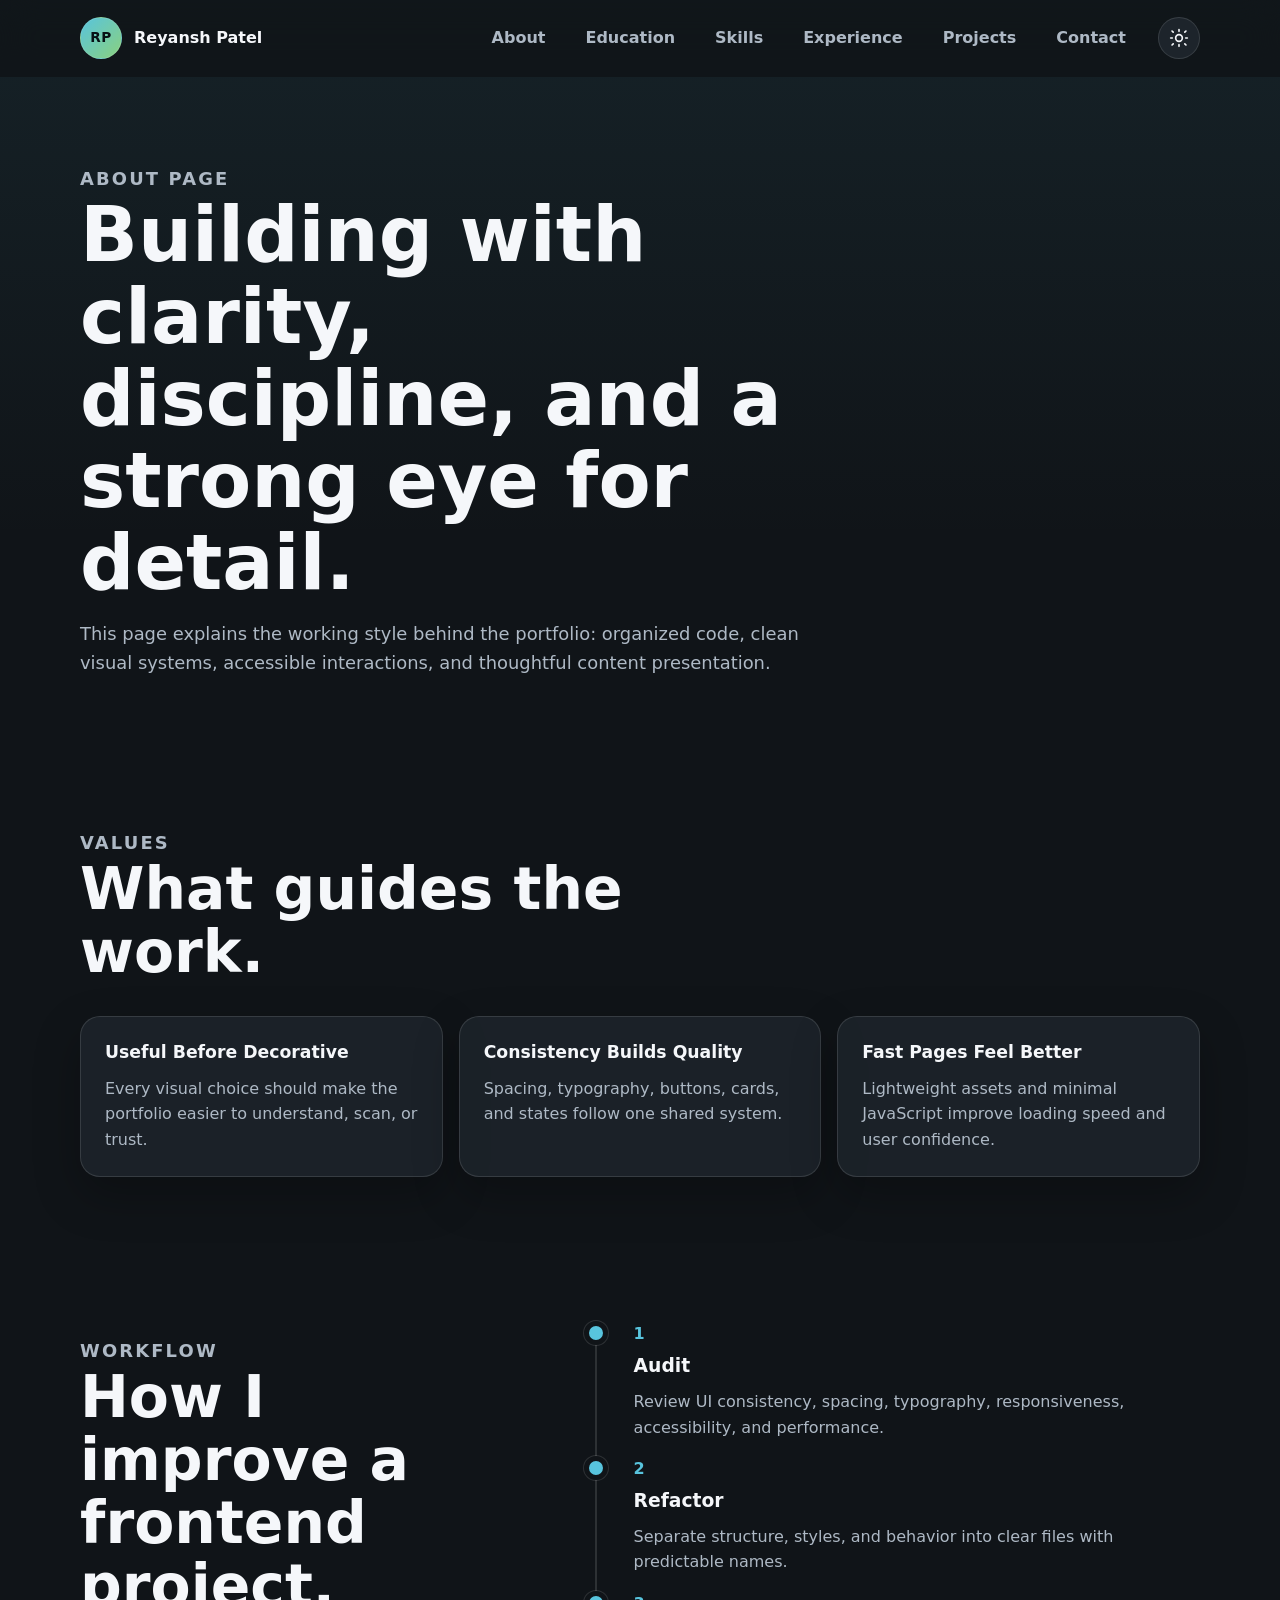
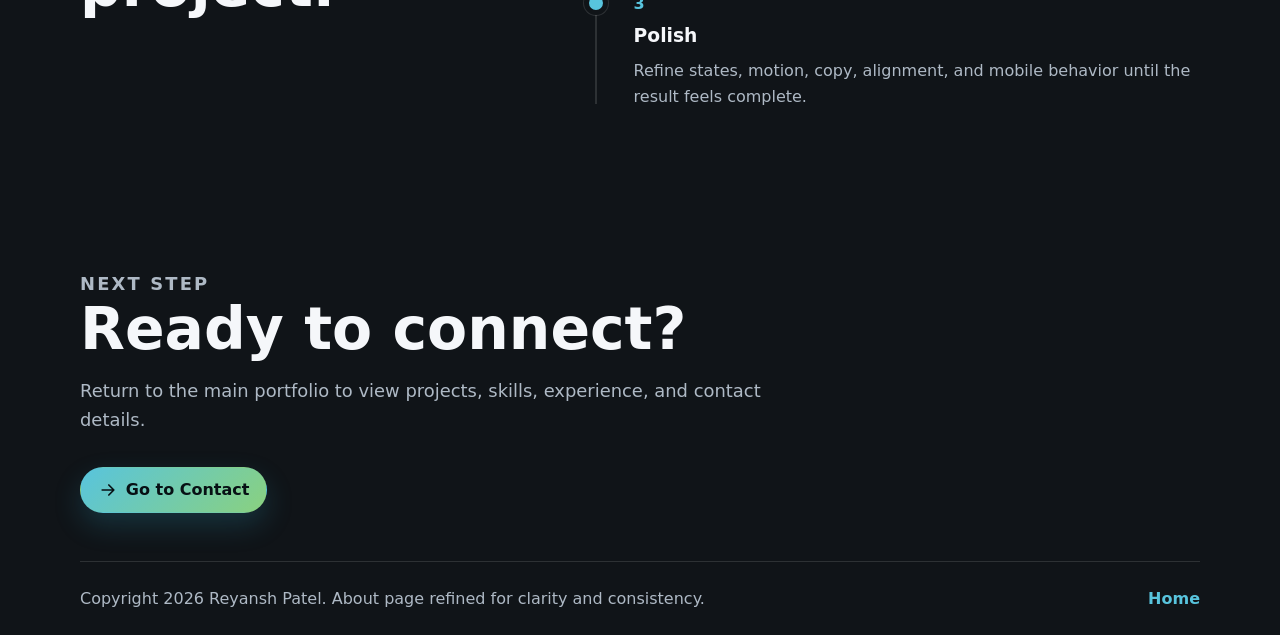
<file: My Resume 2/about.html>
<!DOCTYPE html>
<html lang="en">
<head>
  <meta charset="UTF-8">
  <meta name="viewport" content="width=device-width, initial-scale=1.0">
  <meta name="description" content="About Reyansh Patel: frontend development approach, values, workflow, and portfolio review improvements.">
  <meta name="author" content="Reyansh Patel">
  <meta name="theme-color" content="#101418">
  <meta property="og:title" content="About Reyansh Patel">
  <meta property="og:description" content="Learn more about Reyansh Patel's frontend development approach and design values.">
  <meta property="og:type" content="profile">
  <title>About Reyansh Patel | Portfolio</title>
  <link rel="stylesheet" href="assets/css/styles.css">
</head>
<body>
  <a class="skip-link" href="#main">Skip to content</a>
  <div class="scroll-progress" id="scrollProgress" aria-hidden="true"></div>

  <header class="site-header">
    <nav class="nav shell" aria-label="Primary navigation">
      <a class="brand" href="index.html#top" aria-label="Reyansh Patel home">
        <span class="brand-mark" aria-hidden="true">RP</span>
        <span>Reyansh Patel</span>
      </a>

      <button class="icon-button menu-toggle" id="menuToggle" type="button" aria-label="Open menu" aria-controls="primaryMenu" aria-expanded="false">
        <svg aria-hidden="true" viewBox="0 0 24 24"><path d="M4 7h16M4 12h16M4 17h16"/></svg>
      </button>

      <div class="nav-menu" id="primaryMenu">
        <a href="index.html#about">About</a>
        <a href="index.html#education">Education</a>
        <a href="index.html#skills">Skills</a>
        <a href="index.html#experience">Experience</a>
        <a href="index.html#projects">Projects</a>
        <a href="index.html#contact">Contact</a>
      </div>

      <button class="icon-button theme-toggle" id="themeToggle" type="button" aria-label="Switch theme">
        <svg class="theme-icon-sun" aria-hidden="true" viewBox="0 0 24 24"><path d="M12 4V2m0 20v-2m8-8h2M2 12h2m14.95-6.95 1.41-1.41M3.64 20.36l1.41-1.41m0-13.9L3.64 3.64m16.72 16.72-1.41-1.41M12 16a4 4 0 1 0 0-8 4 4 0 0 0 0 8Z"/></svg>
        <svg class="theme-icon-moon" aria-hidden="true" viewBox="0 0 24 24"><path d="M21 14.2A8.5 8.5 0 0 1 9.8 3a7 7 0 1 0 11.2 11.2Z"/></svg>
      </button>
    </nav>
  </header>

  <main id="main">
    <section class="section shell page-hero" aria-labelledby="about-page-title">
      <div class="section-header reveal">
        <p class="eyebrow">About Page</p>
        <h1 id="about-page-title">Building with clarity, discipline, and a strong eye for detail.</h1>
        <p>
          This page explains the working style behind the portfolio: organized code, clean visual
          systems, accessible interactions, and thoughtful content presentation.
        </p>
      </div>
    </section>

    <section class="section shell" aria-labelledby="values-title">
      <div class="section-header reveal">
        <p class="eyebrow">Values</p>
        <h2 id="values-title">What guides the work.</h2>
      </div>

      <div class="feature-grid">
        <article class="feature-card reveal">
          <h3>Useful Before Decorative</h3>
          <p>Every visual choice should make the portfolio easier to understand, scan, or trust.</p>
        </article>
        <article class="feature-card reveal">
          <h3>Consistency Builds Quality</h3>
          <p>Spacing, typography, buttons, cards, and states follow one shared system.</p>
        </article>
        <article class="feature-card reveal">
          <h3>Fast Pages Feel Better</h3>
          <p>Lightweight assets and minimal JavaScript improve loading speed and user confidence.</p>
        </article>
      </div>
    </section>

    <section class="section shell split-section" aria-labelledby="workflow-title">
      <div class="section-header reveal">
        <p class="eyebrow">Workflow</p>
        <h2 id="workflow-title">How I improve a frontend project.</h2>
      </div>

      <div class="timeline reveal">
        <article class="timeline-item">
          <span class="timeline-marker" aria-hidden="true"></span>
          <div>
            <p class="timeline-date">1</p>
            <h3>Audit</h3>
            <p>Review UI consistency, spacing, typography, responsiveness, accessibility, and performance.</p>
          </div>
        </article>
        <article class="timeline-item">
          <span class="timeline-marker" aria-hidden="true"></span>
          <div>
            <p class="timeline-date">2</p>
            <h3>Refactor</h3>
            <p>Separate structure, styles, and behavior into clear files with predictable names.</p>
          </div>
        </article>
        <article class="timeline-item">
          <span class="timeline-marker" aria-hidden="true"></span>
          <div>
            <p class="timeline-date">3</p>
            <h3>Polish</h3>
            <p>Refine states, motion, copy, alignment, and mobile behavior until the result feels complete.</p>
          </div>
        </article>
      </div>
    </section>

    <section class="section shell contact-section" aria-labelledby="about-contact-title">
      <div class="section-header reveal">
        <p class="eyebrow">Next Step</p>
        <h2 id="about-contact-title">Ready to connect?</h2>
        <p>Return to the main portfolio to view projects, skills, experience, and contact details.</p>
      </div>
      <a class="button button-primary" href="index.html#contact">
        <svg aria-hidden="true" viewBox="0 0 24 24"><path d="M5 12h14m-6-6 6 6-6 6"/></svg>
        Go to Contact
      </a>
    </section>
  </main>

  <footer class="site-footer shell">
    <p>Copyright 2026 Reyansh Patel. About page refined for clarity and consistency.</p>
    <a href="index.html#top">Home</a>
  </footer>

  <div class="toast" id="toast" role="status" aria-live="polite"></div>
  <script src="assets/js/main.js" defer></script>
</body>
</html>
</file>
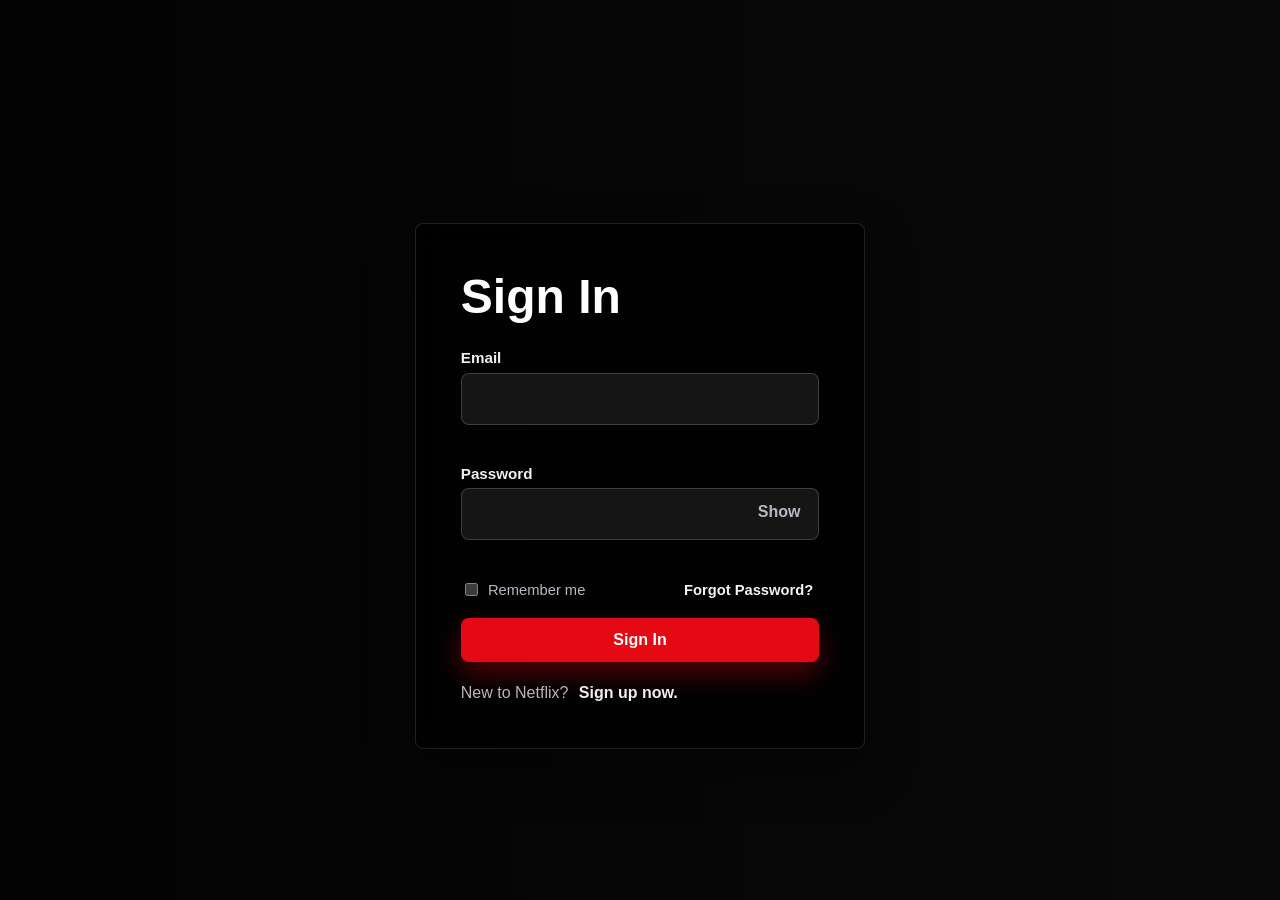
<file: Netflix Clone/login.html>
<!doctype html>
<html lang="en" data-page="login">
  <head>
    <meta charset="UTF-8" />
    <meta name="viewport" content="width=device-width, initial-scale=1.0" />
    <title>Netflix Clone | Login</title>
    <link rel="icon" href="assets/logos/favicon.svg" type="image/svg+xml" />
    <link rel="stylesheet" href="css/style.css?v=2" />
    <link rel="stylesheet" href="css/login.css?v=2" />
    <link rel="stylesheet" href="css/responsive.css?v=2" />
  </head>
  <body class="login-body">
    <header class="login-header">
      <a class="brand" href="index.html" aria-label="Netflix home"><img src="assets/logos/netflix-wordmark.svg" alt="Netflix" /></a>
    </header>
    <main class="login-shell">
      <form class="login-card" data-login-form novalidate>
        <h1>Sign In</h1>
        <label class="field">
          <span>Email</span>
          <input type="email" name="email" autocomplete="email" required />
          <small data-error="email"></small>
        </label>
        <label class="field password-field">
          <span>Password</span>
          <input type="password" name="password" autocomplete="current-password" minlength="6" required />
          <button type="button" class="text-button" data-toggle-password>Show</button>
          <small data-error="password"></small>
        </label>
        <div class="form-row">
          <label class="checkbox-label"><input type="checkbox" name="remember" /> Remember me</label>
          <button type="button" class="link-button" data-forgot>Forgot Password?</button>
        </div>
        <button class="button button-primary full-width" type="submit" data-ripple>Sign In</button>
        <p class="signup-copy">New to Netflix? <button type="button" class="link-button" data-signup>Sign up now.</button></p>
      </form>
    </main>
    <div class="toast-stack" data-toast-stack aria-live="polite"></div>
    <script src="data/movies.js?v=3"></script>
    <script src="js/bundle.js?v=3"></script>
  </body>
</html>
</file>
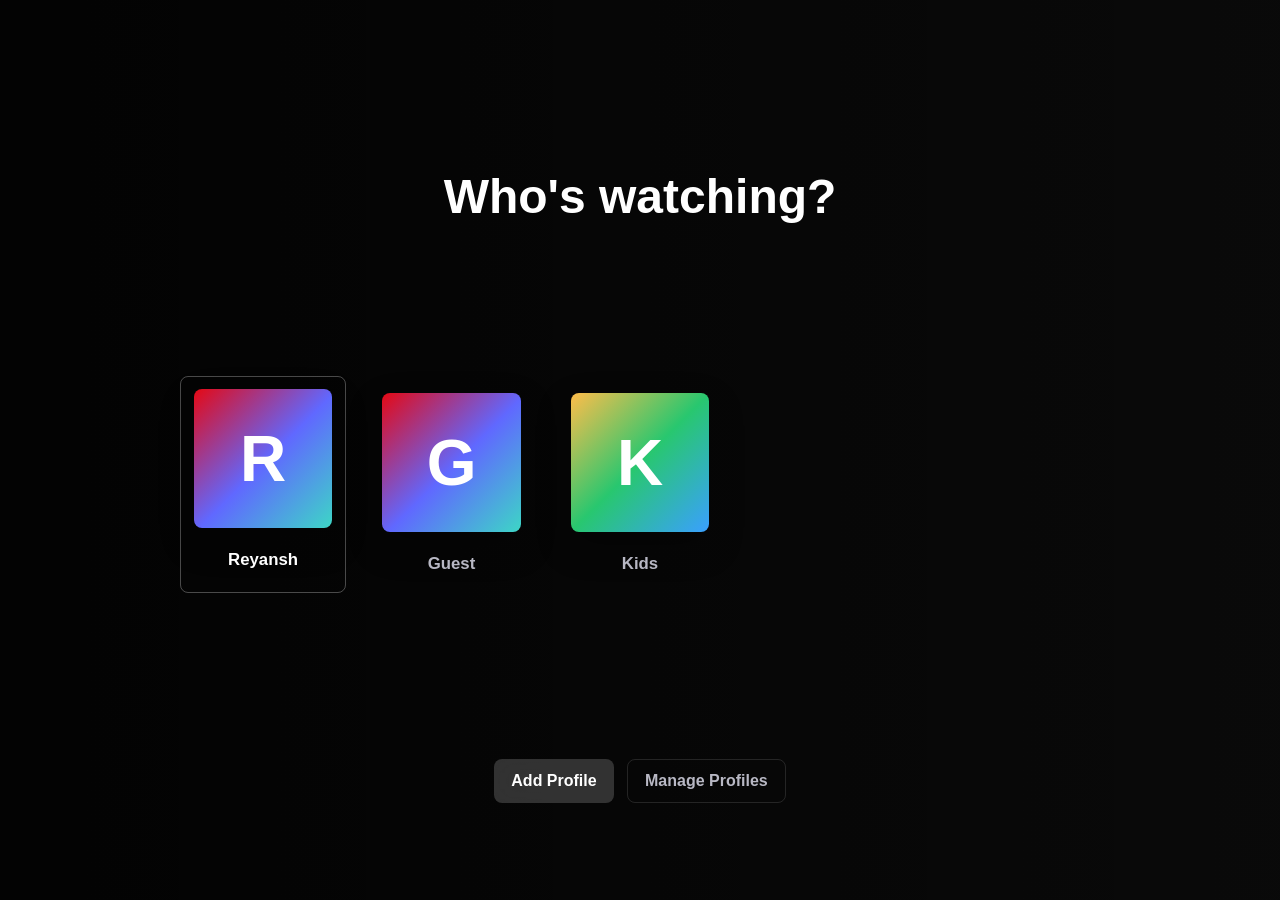
<file: Netflix Clone/profile.html>
<!doctype html>
<html lang="en" data-page="profile">
  <head>
    <meta charset="UTF-8" />
    <meta name="viewport" content="width=device-width, initial-scale=1.0" />
    <title>Netflix Clone | Profiles</title>
    <link rel="icon" href="assets/logos/favicon.svg" type="image/svg+xml" />
    <link rel="stylesheet" href="css/style.css?v=2" />
    <link rel="stylesheet" href="css/login.css?v=2" />
    <link rel="stylesheet" href="css/responsive.css?v=2" />
  </head>
  <body class="profile-body">
    <header class="login-header">
      <a class="brand" href="index.html" aria-label="Netflix home"><img src="assets/logos/netflix-wordmark.svg" alt="Netflix" /></a>
    </header>
    <main class="profile-shell">
      <h1>Who's watching?</h1>
      <div class="profiles-grid" data-profiles></div>
      <div class="profile-actions">
        <button class="button button-secondary" data-add-profile data-ripple>Add Profile</button>
        <button class="button button-ghost" data-manage-profiles data-ripple>Manage Profiles</button>
      </div>
    </main>
    <div class="toast-stack" data-toast-stack aria-live="polite"></div>
    <script src="data/movies.js?v=3"></script>
    <script src="js/bundle.js?v=3"></script>
  </body>
</html>
</file>
<file: My Resume 2/assets/css/styles.css>
:root {
  color-scheme: dark;
  --bg: #101418;
  --bg-soft: #171d22;
  --surface: #1d242b;
  --surface-strong: #252d35;
  --text: #f5f7fa;
  --muted: #aeb9c5;
  --border: rgba(255, 255, 255, 0.12);
  --accent: #58c4dd;
  --accent-strong: #2f9fbd;
  --accent-alt: #8ad17f;
  --danger: #f2766b;
  --shadow: 0 18px 46px rgba(0, 0, 0, 0.26);
  --radius-sm: 8px;
  --radius-md: 14px;
  --radius-lg: 20px;
  --shell: 1120px;
  --space-1: 0.25rem;
  --space-2: 0.5rem;
  --space-3: 0.75rem;
  --space-4: 1rem;
  --space-5: 1.5rem;
  --space-6: 2rem;
  --space-7: 3rem;
  --space-8: 4.5rem;
  --font: Inter, ui-sans-serif, system-ui, -apple-system, BlinkMacSystemFont, "Segoe UI", sans-serif;
}

body[data-theme="light"] {
  color-scheme: light;
  --bg: #f7f9fb;
  --bg-soft: #eef3f7;
  --surface: #ffffff;
  --surface-strong: #f3f7fa;
  --text: #16202a;
  --muted: #596978;
  --border: rgba(22, 32, 42, 0.13);
  --accent: #197b93;
  --accent-strong: #0f6073;
  --accent-alt: #4c8d44;
  --shadow: 0 18px 40px rgba(15, 23, 42, 0.1);
}

* {
  box-sizing: border-box;
}

html {
  scroll-behavior: smooth;
}

body {
  margin: 0;
  min-height: 100vh;
  background:
    linear-gradient(180deg, rgba(88, 196, 221, 0.08), transparent 34rem),
    var(--bg);
  color: var(--text);
  font-family: var(--font);
  font-size: 16px;
  line-height: 1.6;
  text-rendering: optimizeLegibility;
}

body.menu-open {
  overflow: hidden;
}

img,
svg {
  display: block;
}

img {
  max-width: 100%;
}

a {
  color: inherit;
  text-decoration: none;
}

button,
input,
textarea {
  font: inherit;
}

button {
  cursor: pointer;
}

ul {
  margin: 0;
}

:focus-visible {
  outline: 3px solid color-mix(in srgb, var(--accent) 72%, white);
  outline-offset: 3px;
}

.skip-link {
  position: fixed;
  left: var(--space-4);
  top: var(--space-4);
  z-index: 999;
  transform: translateY(-160%);
  border-radius: var(--radius-sm);
  background: var(--text);
  color: var(--bg);
  padding: var(--space-3) var(--space-4);
  font-weight: 700;
  transition: transform 160ms ease;
}

.skip-link:focus {
  transform: translateY(0);
}

.shell {
  width: min(100% - 2rem, var(--shell));
  margin-inline: auto;
}

.section {
  padding-block: var(--space-8);
}

.section-header {
  max-width: 720px;
  margin-bottom: var(--space-6);
}

.section-header h1,
.section-header h2,
.hero h1 {
  margin: 0;
  letter-spacing: 0;
  line-height: 1.08;
}

.section-header h1 {
  font-size: clamp(2.25rem, 6vw, 4.75rem);
}

.section-header h2,
.hero h1 {
  font-size: clamp(2rem, 4.6vw, 3.65rem);
}

.section-header p,
.hero-lead {
  margin: var(--space-4) 0 0;
  color: var(--muted);
  font-size: clamp(1rem, 1.6vw, 1.12rem);
}

.eyebrow {
  margin: 0 0 var(--space-3);
  color: var(--accent);
  font-size: 0.78rem;
  font-weight: 800;
  letter-spacing: 0.12em;
  text-transform: uppercase;
}

.site-header {
  position: sticky;
  top: 0;
  z-index: 100;
  border-bottom: 1px solid transparent;
  background: color-mix(in srgb, var(--bg) 82%, transparent);
  backdrop-filter: blur(18px);
}

.site-header.is-scrolled {
  border-bottom-color: var(--border);
}

.nav {
  min-height: 76px;
  display: grid;
  grid-template-columns: auto 1fr auto;
  align-items: center;
  gap: var(--space-4);
}

.brand {
  display: inline-flex;
  align-items: center;
  gap: var(--space-3);
  font-weight: 800;
  white-space: nowrap;
}

.brand-mark {
  width: 42px;
  height: 42px;
  display: grid;
  place-items: center;
  border: 1px solid var(--border);
  border-radius: 50%;
  background: linear-gradient(135deg, var(--accent), var(--accent-alt));
  color: #071014;
  font-size: 0.85rem;
  letter-spacing: 0.04em;
}

.nav-menu {
  justify-self: end;
  display: flex;
  align-items: center;
  gap: var(--space-2);
}

.nav-menu a {
  min-height: 40px;
  display: inline-flex;
  align-items: center;
  border-radius: 999px;
  color: var(--muted);
  padding: 0 var(--space-4);
  font-weight: 700;
  transition: background-color 180ms ease, color 180ms ease;
}

.nav-menu a:hover,
.nav-menu a.is-active {
  background: var(--surface);
  color: var(--text);
}

.icon-button {
  width: 42px;
  height: 42px;
  display: inline-grid;
  place-items: center;
  border: 1px solid var(--border);
  border-radius: 50%;
  background: var(--surface);
  color: var(--text);
  transition: transform 180ms ease, background-color 180ms ease, border-color 180ms ease;
}

.icon-button:hover {
  transform: translateY(-1px);
  background: var(--surface-strong);
  border-color: color-mix(in srgb, var(--accent) 46%, var(--border));
}

.icon-button svg,
.button svg,
.card-icon svg {
  width: 20px;
  height: 20px;
  fill: none;
  stroke: currentColor;
  stroke-linecap: round;
  stroke-linejoin: round;
  stroke-width: 2;
}

.menu-toggle {
  display: none;
  justify-self: end;
}

.theme-toggle {
  justify-self: end;
}

.theme-icon-moon {
  display: none;
}

body[data-theme="light"] .theme-icon-sun {
  display: none;
}

body[data-theme="light"] .theme-icon-moon {
  display: block;
}

.scroll-progress {
  position: fixed;
  inset: 0 auto auto 0;
  z-index: 200;
  width: 0;
  height: 3px;
  background: linear-gradient(90deg, var(--accent), var(--accent-alt));
}

.hero {
  min-height: calc(100vh - 76px);
  display: grid;
  grid-template-columns: minmax(0, 1.1fr) minmax(320px, 0.75fr);
  gap: var(--space-7);
  align-items: center;
  padding-top: var(--space-7);
}

.hero-content {
  max-width: 740px;
}

.button-row {
  display: flex;
  flex-wrap: wrap;
  gap: var(--space-3);
  margin-top: var(--space-6);
}

.button {
  min-height: 46px;
  display: inline-flex;
  align-items: center;
  justify-content: center;
  gap: var(--space-2);
  border: 1px solid transparent;
  border-radius: 999px;
  padding: 0.72rem 1.05rem;
  font-weight: 800;
  line-height: 1;
  transition: transform 180ms ease, box-shadow 180ms ease, background-color 180ms ease, border-color 180ms ease;
}

.button:hover {
  transform: translateY(-2px);
}

.button-primary {
  background: linear-gradient(135deg, var(--accent), var(--accent-alt));
  color: #071014;
  box-shadow: 0 12px 28px rgba(47, 159, 189, 0.22);
}

.button-secondary {
  background: var(--surface);
  border-color: var(--border);
  color: var(--text);
}

.button-ghost {
  background: transparent;
  border-color: var(--border);
  color: var(--muted);
}

.button-secondary:hover,
.button-ghost:hover {
  border-color: color-mix(in srgb, var(--accent) 50%, var(--border));
  color: var(--text);
}

.hero-panel,
.profile-card,
.feature-card,
.skill-card,
.experience-card,
.project-card,
.compact-card,
.testimonial-card,
.contact-form,
.contact-card {
  border: 1px solid var(--border);
  border-radius: var(--radius-lg);
  background: color-mix(in srgb, var(--surface) 88%, transparent);
  box-shadow: var(--shadow);
}

.hero-panel {
  padding: var(--space-5);
}

.profile-card {
  display: grid;
  grid-template-columns: 92px 1fr;
  gap: var(--space-4);
  align-items: center;
  padding: var(--space-5);
  background: var(--surface-strong);
}

.profile-photo {
  position: relative;
  width: 92px;
  aspect-ratio: 1;
  display: grid;
  place-items: center;
  overflow: hidden;
  border: 2px solid color-mix(in srgb, var(--accent) 48%, var(--border));
  border-radius: 50%;
  background: linear-gradient(135deg, var(--accent), var(--accent-alt));
  color: #071014;
  font-size: 1.5rem;
  font-weight: 900;
}

.profile-photo img {
  position: absolute;
  inset: 0;
  width: 100%;
  height: 100%;
  object-fit: cover;
}

.profile-photo img:not([src]),
.profile-photo img[src=""] {
  display: none;
}

.profile-card h2 {
  margin: 0;
  font-size: 1.2rem;
}

.profile-card p {
  margin: var(--space-2) 0 0;
  color: var(--muted);
}

.quick-stats {
  display: grid;
  grid-template-columns: repeat(3, 1fr);
  gap: var(--space-3);
  margin: var(--space-4) 0 0;
}

.quick-stats div {
  border: 1px solid var(--border);
  border-radius: var(--radius-md);
  padding: var(--space-4);
  background: var(--surface);
}

.quick-stats dt {
  color: var(--text);
  font-size: 1.55rem;
  font-weight: 900;
  line-height: 1;
}

.quick-stats dd {
  margin: var(--space-2) 0 0;
  color: var(--muted);
  font-size: 0.9rem;
}

.feature-grid,
.skills-grid,
.experience-grid,
.project-grid,
.compact-grid,
.testimonial-grid,
.contact-grid {
  display: grid;
  gap: var(--space-4);
}

.feature-grid,
.compact-grid {
  grid-template-columns: repeat(3, minmax(0, 1fr));
}

.skills-grid,
.experience-grid,
.project-grid,
.testimonial-grid,
.contact-grid {
  grid-template-columns: repeat(2, minmax(0, 1fr));
}

.feature-card,
.skill-card,
.experience-card,
.compact-card,
.testimonial-card {
  padding: var(--space-5);
}

.feature-card,
.skill-card,
.experience-card,
.compact-card,
.testimonial-card,
.project-card {
  transition: transform 180ms ease, border-color 180ms ease, background-color 180ms ease;
}

.feature-card:hover,
.skill-card:hover,
.experience-card:hover,
.compact-card:hover,
.testimonial-card:hover,
.project-card:hover {
  transform: translateY(-3px);
  border-color: color-mix(in srgb, var(--accent) 44%, var(--border));
}

.card-icon {
  width: 44px;
  height: 44px;
  display: grid;
  place-items: center;
  margin-bottom: var(--space-4);
  border-radius: var(--radius-sm);
  background: color-mix(in srgb, var(--accent) 18%, var(--surface));
  color: var(--accent);
}

.feature-card h3,
.skill-card h3,
.experience-card h3,
.compact-card h3,
.project-card h3,
.testimonial-card h3 {
  margin: 0;
  font-size: 1.08rem;
  line-height: 1.3;
}

.feature-card p,
.skill-card p,
.experience-card li,
.compact-card p,
.project-card p,
.testimonial-card blockquote {
  color: var(--muted);
}

.feature-card p,
.skill-card p,
.compact-card p,
.project-card p {
  margin: var(--space-3) 0 0;
}

.split-section {
  display: grid;
  grid-template-columns: 0.85fr 1.15fr;
  gap: var(--space-7);
  align-items: start;
}

.timeline {
  position: relative;
  display: grid;
  gap: var(--space-4);
}

.timeline::before {
  content: "";
  position: absolute;
  left: 11px;
  top: 6px;
  bottom: 6px;
  width: 2px;
  background: var(--border);
}

.timeline-item {
  position: relative;
  display: grid;
  grid-template-columns: 34px 1fr;
  gap: var(--space-4);
}

.timeline-marker {
  position: relative;
  z-index: 1;
  width: 24px;
  height: 24px;
  border: 5px solid var(--bg);
  border-radius: 50%;
  background: var(--accent);
  box-shadow: 0 0 0 1px var(--border);
}

.timeline-date {
  margin: 0 0 var(--space-1);
  color: var(--accent);
  font-weight: 900;
}

.timeline-item h3 {
  margin: 0;
}

.timeline-item p:last-child {
  margin: var(--space-2) 0 0;
  color: var(--muted);
}

.skill-head {
  display: flex;
  align-items: center;
  justify-content: space-between;
  gap: var(--space-3);
  margin-bottom: var(--space-3);
}

.skill-head span {
  color: var(--accent);
  font-weight: 900;
}

.progress-track {
  height: 10px;
  margin-top: var(--space-4);
  overflow: hidden;
  border-radius: 999px;
  background: color-mix(in srgb, var(--surface-strong) 70%, black);
}

.skill-progress {
  display: block;
  width: 0;
  height: 100%;
  border-radius: inherit;
  background: linear-gradient(90deg, var(--accent), var(--accent-alt));
  transition: width 900ms ease;
}

.role {
  margin: 0 0 var(--space-2);
  color: var(--accent);
  font-weight: 900;
}

.experience-card ul {
  padding-left: var(--space-5);
}

.experience-card li + li {
  margin-top: var(--space-2);
}

.project-card {
  overflow: hidden;
}

.project-card img {
  width: 100%;
  aspect-ratio: 16 / 9;
  object-fit: cover;
  background: var(--surface-strong);
}

.project-body {
  padding: var(--space-5);
}

.tag-list {
  display: flex;
  flex-wrap: wrap;
  gap: var(--space-2);
  margin-top: var(--space-4);
}

.tag-list span {
  border: 1px solid var(--border);
  border-radius: 999px;
  color: var(--muted);
  padding: 0.32rem 0.65rem;
  font-size: 0.86rem;
  font-weight: 700;
}

.project-actions {
  display: flex;
  flex-wrap: wrap;
  gap: var(--space-4);
  margin-top: var(--space-4);
}

.project-actions a,
.site-footer a,
.contact-card a {
  color: var(--accent);
  font-weight: 800;
}

.project-actions a:hover,
.site-footer a:hover,
.contact-card a:hover {
  color: var(--accent-alt);
}

.testimonial-card blockquote {
  margin: 0;
  font-size: 1.05rem;
}

.testimonial-card figcaption {
  margin-top: var(--space-4);
  color: var(--text);
  font-weight: 900;
}

.contact-section {
  padding-bottom: var(--space-7);
}

.contact-form,
.contact-card {
  padding: var(--space-5);
}

.contact-form {
  display: grid;
  gap: var(--space-4);
}

.contact-form label {
  display: grid;
  gap: var(--space-2);
  color: var(--muted);
  font-weight: 800;
}

.contact-form input,
.contact-form textarea {
  width: 100%;
  border: 1px solid var(--border);
  border-radius: var(--radius-sm);
  background: var(--bg-soft);
  color: var(--text);
  padding: 0.82rem 0.9rem;
}

.contact-form textarea {
  resize: vertical;
  min-height: 130px;
}

.contact-form input:focus,
.contact-form textarea:focus {
  border-color: var(--accent);
}

.contact-card {
  display: grid;
  align-content: start;
  gap: var(--space-3);
}

.contact-card > div {
  display: grid;
  grid-template-columns: 86px 1fr auto;
  align-items: center;
  gap: var(--space-3);
  border: 1px solid var(--border);
  border-radius: var(--radius-md);
  padding: var(--space-4);
  background: var(--surface-strong);
}

.contact-card span {
  color: var(--muted);
  font-weight: 800;
}

.contact-card strong {
  overflow-wrap: anywhere;
}

.site-footer {
  display: flex;
  align-items: center;
  justify-content: space-between;
  gap: var(--space-4);
  border-top: 1px solid var(--border);
  padding-block: var(--space-5);
  color: var(--muted);
}

.site-footer p {
  margin: 0;
}

.toast {
  position: fixed;
  right: var(--space-4);
  bottom: var(--space-4);
  z-index: 300;
  max-width: min(360px, calc(100vw - 2rem));
  border: 1px solid var(--border);
  border-radius: 999px;
  background: var(--surface-strong);
  color: var(--text);
  box-shadow: var(--shadow);
  padding: var(--space-3) var(--space-4);
  opacity: 0;
  pointer-events: none;
  transform: translateY(12px);
  transition: opacity 180ms ease, transform 180ms ease;
}

.toast.is-visible {
  opacity: 1;
  transform: translateY(0);
}

.reveal {
  opacity: 0;
  transform: translateY(20px);
  transition: opacity 600ms ease, transform 600ms ease;
}

.reveal.is-visible {
  opacity: 1;
  transform: translateY(0);
}

.page-hero {
  padding-top: var(--space-8);
  padding-bottom: var(--space-6);
}

@media (max-width: 980px) {
  .hero,
  .split-section,
  .contact-grid {
    grid-template-columns: 1fr;
  }

  .hero {
    min-height: auto;
  }

  .feature-grid,
  .compact-grid {
    grid-template-columns: repeat(2, minmax(0, 1fr));
  }
}

@media (max-width: 760px) {
  :root {
    --space-8: 3.2rem;
  }

  body.menu-open {
    overflow: hidden;
  }

  .nav {
    grid-template-columns: auto auto auto;
  }

  .menu-toggle {
    display: inline-grid;
  }

  .nav-menu {
    position: fixed;
    inset: 76px 1rem auto 1rem;
    display: grid;
    gap: var(--space-2);
    justify-self: stretch;
    border: 1px solid var(--border);
    border-radius: var(--radius-lg);
    background: var(--surface);
    box-shadow: var(--shadow);
    padding: var(--space-3);
    opacity: 0;
    pointer-events: none;
    transform: translateY(-8px);
    transition: opacity 180ms ease, transform 180ms ease;
  }

  .nav-menu.is-open {
    opacity: 1;
    pointer-events: auto;
    transform: translateY(0);
  }

  .nav-menu a {
    width: 100%;
    justify-content: center;
    border-radius: var(--radius-sm);
  }

  .hero-panel,
  .profile-card {
    padding: var(--space-4);
  }

  .profile-card {
    grid-template-columns: 74px 1fr;
  }

  .profile-photo {
    width: 74px;
  }

  .quick-stats,
  .feature-grid,
  .skills-grid,
  .experience-grid,
  .project-grid,
  .compact-grid,
  .testimonial-grid {
    grid-template-columns: 1fr;
  }

  .contact-card > div {
    grid-template-columns: 1fr auto;
  }

  .contact-card span {
    grid-column: 1 / -1;
  }

  .site-footer {
    align-items: flex-start;
    flex-direction: column;
  }
}

@media (max-width: 520px) {
  .shell {
    width: min(100% - 1rem, var(--shell));
  }

  .section {
    padding-block: 2.7rem;
  }

  .button-row,
  .button {
    width: 100%;
  }

  .button {
    justify-content: center;
  }

  .quick-stats {
    gap: var(--space-2);
  }
}

@media (prefers-reduced-motion: reduce) {
  *,
  *::before,
  *::after {
    scroll-behavior: auto !important;
    transition-duration: 0.01ms !important;
    animation-duration: 0.01ms !important;
    animation-iteration-count: 1 !important;
  }

  .reveal {
    opacity: 1;
    transform: none;
  }
}
</file>
<file: Netflix Clone/css/style.css>
:root {
  color-scheme: dark;
  --bg: #07070a;
  --bg-2: #111116;
  --surface: rgba(22, 22, 28, 0.82);
  --surface-solid: #17171d;
  --surface-soft: #22222b;
  --text: #ffffff;
  --muted: #b8b8c4;
  --quiet: #7e7e8d;
  --line: rgba(255, 255, 255, 0.12);
  --netflix-red: #e50914;
  --red-dark: #ab0510;
  --amber: #ffb84d;
  --teal: #3dd6c6;
  --green: #46d369;
  --shadow: 0 20px 50px rgba(0, 0, 0, 0.42);
  --radius: 8px;
  --nav-height: 72px;
  font-family: Arial, "Helvetica Neue", Helvetica, sans-serif;
}

* {
  box-sizing: border-box;
}

html {
  scroll-behavior: smooth;
}

body {
  min-height: 100vh;
  margin: 0;
  overflow-x: hidden;
  background:
    radial-gradient(circle at 80% 10%, rgba(229, 9, 20, 0.12), transparent 24rem),
    linear-gradient(180deg, #050506 0%, var(--bg) 42%, #0c0c10 100%);
  color: var(--text);
  letter-spacing: 0;
}

body.theme-light {
  color-scheme: light;
  --bg: #f6f6f8;
  --bg-2: #ffffff;
  --surface: rgba(255, 255, 255, 0.88);
  --surface-solid: #ffffff;
  --surface-soft: #ececf1;
  --text: #101014;
  --muted: #4d4d57;
  --quiet: #6f6f7b;
  --line: rgba(0, 0, 0, 0.12);
  --shadow: 0 18px 44px rgba(16, 16, 20, 0.16);
}

img,
video {
  display: block;
  max-width: 100%;
}

a {
  color: inherit;
  text-decoration: none;
}

button,
input,
select {
  font: inherit;
}

button {
  border: 0;
  cursor: pointer;
}

button:disabled {
  cursor: not-allowed;
  opacity: 0.56;
}

svg {
  width: 1.1rem;
  height: 1.1rem;
  fill: currentColor;
  flex: 0 0 auto;
}

main {
  min-height: calc(100vh - 220px);
}

::-webkit-scrollbar {
  width: 0;
  height: 0;
}

.content-band {
  width: 100%;
  padding: 0 clamp(1rem, 4vw, 4rem);
}

.section-heading {
  display: flex;
  align-items: baseline;
  justify-content: space-between;
  gap: 1rem;
  margin: 0 0 0.9rem;
}

.section-heading h1,
.section-heading h2 {
  margin: 0;
  font-size: clamp(1.35rem, 2vw, 2rem);
  line-height: 1.08;
}

.section-heading span {
  color: var(--muted);
  font-size: 0.92rem;
}

.button {
  position: relative;
  display: inline-flex;
  min-height: 44px;
  align-items: center;
  justify-content: center;
  gap: 0.55rem;
  overflow: hidden;
  border-radius: var(--radius);
  padding: 0.72rem 1.08rem;
  color: var(--text);
  font-weight: 800;
  transition: transform 180ms ease, background 180ms ease, box-shadow 180ms ease, color 180ms ease;
  user-select: none;
  white-space: nowrap;
}

.button:hover {
  transform: translateY(-1px) scale(1.02);
}

.button:active {
  transform: translateY(0) scale(0.98);
}

.button-primary {
  background: var(--netflix-red);
  box-shadow: 0 12px 26px rgba(229, 9, 20, 0.34);
}

.button-primary:hover {
  background: #ff1420;
}

.button-secondary {
  background: rgba(255, 255, 255, 0.18);
  color: #fff;
  backdrop-filter: blur(12px);
}

.button-secondary:hover {
  background: rgba(255, 255, 255, 0.27);
}

.button-ghost {
  background: transparent;
  border: 1px solid var(--line);
  color: var(--muted);
}

.button-ghost:hover {
  border-color: rgba(255, 255, 255, 0.34);
  color: var(--text);
}

.full-width {
  width: 100%;
}

.icon-button {
  position: relative;
  display: inline-grid;
  width: 42px;
  height: 42px;
  min-width: 42px;
  place-items: center;
  overflow: hidden;
  border-radius: 999px;
  background: transparent;
  color: var(--text);
  transition: background 180ms ease, transform 180ms ease, color 180ms ease, border-color 180ms ease;
}

.icon-button:hover,
.icon-button.active {
  background: rgba(255, 255, 255, 0.14);
}

.icon-button:active {
  transform: scale(0.95);
}

.ripple {
  position: absolute;
  width: 12px;
  height: 12px;
  border-radius: 999px;
  pointer-events: none;
  background: rgba(255, 255, 255, 0.42);
  transform: translate(-50%, -50%) scale(1);
  animation: ripple 520ms ease forwards;
}

@keyframes ripple {
  to {
    opacity: 0;
    transform: translate(-50%, -50%) scale(18);
  }
}

.rating-badge {
  display: inline-grid;
  width: 1.4rem;
  height: 1.4rem;
  place-items: center;
  border-radius: 4px;
  background: var(--netflix-red);
  color: #fff;
  font-size: 0.85rem;
  font-weight: 900;
}

.age-rating {
  border: 1px solid rgba(255, 255, 255, 0.42);
  border-radius: 4px;
  padding: 0.12rem 0.4rem;
  color: #f0f0f3;
}

.page-loader {
  position: fixed;
  inset: 0;
  z-index: 9999;
  display: grid;
  place-items: center;
  background: #050506;
  transition: opacity 260ms ease, visibility 260ms ease;
}

.page-loader.hidden {
  visibility: hidden;
  opacity: 0;
}

.spinner {
  width: 54px;
  height: 54px;
  border: 4px solid rgba(255, 255, 255, 0.18);
  border-top-color: var(--netflix-red);
  border-radius: 50%;
  animation: spin 860ms linear infinite;
}

@keyframes spin {
  to {
    transform: rotate(360deg);
  }
}

.skeleton {
  position: relative;
  overflow: hidden;
  background: linear-gradient(90deg, rgba(255, 255, 255, 0.07), rgba(255, 255, 255, 0.13), rgba(255, 255, 255, 0.07));
  background-size: 220% 100%;
  animation: skeleton 1.2s ease-in-out infinite;
}

@keyframes skeleton {
  to {
    background-position-x: -220%;
  }
}

.reveal {
  opacity: 0;
  transform: translateY(22px);
  transition: opacity 520ms ease, transform 520ms ease;
}

.reveal.is-visible {
  opacity: 1;
  transform: translateY(0);
}

.slide-left {
  animation: slide-left 420ms ease both;
}

.slide-right {
  animation: slide-right 420ms ease both;
}

.zoom-in {
  animation: zoom-in 320ms ease both;
}

@keyframes fade-in {
  from {
    opacity: 0;
  }
  to {
    opacity: 1;
  }
}

@keyframes fade-up {
  from {
    opacity: 0;
    transform: translateY(24px);
  }
  to {
    opacity: 1;
    transform: translateY(0);
  }
}

@keyframes slide-left {
  from {
    opacity: 0;
    transform: translateX(28px);
  }
  to {
    opacity: 1;
    transform: translateX(0);
  }
}

@keyframes slide-right {
  from {
    opacity: 0;
    transform: translateX(-28px);
  }
  to {
    opacity: 1;
    transform: translateX(0);
  }
}

@keyframes zoom-in {
  from {
    opacity: 0;
    transform: scale(0.94);
  }
  to {
    opacity: 1;
    transform: scale(1);
  }
}

.modal {
  position: fixed;
  inset: 0;
  z-index: 1000;
  display: grid;
  place-items: center;
  padding: clamp(1rem, 3vw, 2rem);
  visibility: hidden;
  opacity: 0;
  background: rgba(0, 0, 0, 0.72);
  transition: opacity 220ms ease, visibility 220ms ease;
}

.modal.open {
  visibility: visible;
  opacity: 1;
}

.modal-panel {
  position: relative;
  width: min(960px, 100%);
  max-height: min(88vh, 920px);
  overflow: auto;
  border: 1px solid var(--line);
  border-radius: var(--radius);
  background: var(--surface-solid);
  box-shadow: var(--shadow);
  animation: zoom-in 240ms ease both;
}

.modal-close {
  position: absolute;
  top: 0.8rem;
  right: 0.8rem;
  z-index: 2;
  background: rgba(0, 0, 0, 0.58);
}

.modal-hero {
  position: relative;
  min-height: 360px;
  overflow: hidden;
  border-radius: var(--radius) var(--radius) 0 0;
  background: #111;
}

.modal-hero img {
  width: 100%;
  height: 100%;
  min-height: 360px;
  object-fit: cover;
}

.modal-hero::after {
  content: "";
  position: absolute;
  inset: 0;
  background: linear-gradient(180deg, transparent 18%, rgba(23, 23, 29, 0.86) 74%, var(--surface-solid));
}

.modal-copy {
  position: relative;
  z-index: 1;
  display: grid;
  gap: 1rem;
  padding: clamp(1.1rem, 3vw, 2rem);
  margin-top: -8rem;
}

.modal-copy h2 {
  max-width: 700px;
  margin: 0;
  font-size: clamp(2rem, 5vw, 4rem);
  line-height: 0.95;
}

.modal-copy p {
  max-width: 720px;
  margin: 0;
  color: #e7e7ec;
  line-height: 1.6;
}

.modal-meta,
.modal-cast {
  display: flex;
  flex-wrap: wrap;
  gap: 0.7rem;
  color: var(--muted);
  font-size: 0.95rem;
}

.modal-trailer {
  width: min(720px, 100%);
  overflow: hidden;
  border: 1px solid var(--line);
  border-radius: var(--radius);
  background: #000;
  box-shadow: 0 14px 30px rgba(0, 0, 0, 0.28);
}

.modal-actions {
  display: flex;
  flex-wrap: wrap;
  gap: 0.65rem;
}

.similar-strip {
  display: grid;
  grid-template-columns: repeat(4, minmax(0, 1fr));
  gap: 0.8rem;
  padding: 0 clamp(1.1rem, 3vw, 2rem) clamp(1.1rem, 3vw, 2rem);
}

.similar-card {
  min-height: 120px;
  overflow: hidden;
  border-radius: var(--radius);
  background: var(--surface-soft);
  cursor: pointer;
}

.similar-card img {
  width: 100%;
  aspect-ratio: 16 / 9;
  object-fit: cover;
}

.similar-card span {
  display: block;
  padding: 0.6rem;
  font-weight: 700;
}

.toast-stack {
  position: fixed;
  right: clamp(1rem, 3vw, 2rem);
  bottom: clamp(1rem, 3vw, 2rem);
  z-index: 1400;
  display: grid;
  gap: 0.7rem;
  width: min(360px, calc(100vw - 2rem));
}

.toast {
  display: flex;
  align-items: center;
  gap: 0.7rem;
  padding: 0.85rem 0.95rem;
  border: 1px solid var(--line);
  border-left: 4px solid var(--netflix-red);
  border-radius: var(--radius);
  background: rgba(18, 18, 24, 0.92);
  box-shadow: var(--shadow);
  animation: slide-left 220ms ease both;
}

.toast.success {
  border-left-color: var(--green);
}

.toast.warning {
  border-left-color: var(--amber);
}

.footer {
  margin-top: 4rem;
  padding: 2.5rem clamp(1rem, 4vw, 4rem);
  color: var(--quiet);
}

.footer-links {
  display: grid;
  grid-template-columns: repeat(5, max-content);
  gap: 0.9rem 1.4rem;
  margin-bottom: 1rem;
}

.footer a:hover {
  color: var(--text);
  text-decoration: underline;
}

.search-page {
  padding-top: calc(var(--nav-height) + 2.4rem);
}

.search-hero {
  width: min(980px, calc(100% - 2rem));
  margin: 0 auto 2rem;
}

.search-box {
  display: grid;
  grid-template-columns: 24px 1fr;
  align-items: center;
  gap: 0.8rem;
  min-height: 62px;
  padding: 0 1rem;
  border: 1px solid var(--line);
  border-radius: var(--radius);
  background: rgba(255, 255, 255, 0.08);
  box-shadow: inset 0 1px 0 rgba(255, 255, 255, 0.06);
}

.search-box input {
  width: 100%;
  border: 0;
  outline: 0;
  background: transparent;
  color: var(--text);
  font-size: clamp(1.1rem, 2vw, 1.45rem);
}

.suggestions {
  display: flex;
  flex-wrap: wrap;
  gap: 0.6rem;
  margin-top: 1rem;
}

.suggestions button {
  border: 1px solid var(--line);
  border-radius: 999px;
  padding: 0.45rem 0.75rem;
  background: rgba(255, 255, 255, 0.08);
  color: var(--muted);
  transition: color 180ms ease, border-color 180ms ease, background 180ms ease;
}

.suggestions button:hover {
  border-color: rgba(255, 255, 255, 0.28);
  background: rgba(255, 255, 255, 0.14);
  color: var(--text);
}

.empty-state {
  margin: 2rem 0;
  color: var(--muted);
  font-size: 1.1rem;
}
</file>
<file: Netflix Clone/css/login.css>
.login-body,
.profile-body {
  min-height: 100vh;
  background:
    linear-gradient(90deg, rgba(0, 0, 0, 0.86), rgba(0, 0, 0, 0.48)),
    url("https://image.tmdb.org/t/p/original/56v2KjBlU4XaOv9rVYEQypROD7P.jpg") center / cover fixed;
}

.login-header {
  position: fixed;
  top: 0;
  left: 0;
  right: 0;
  z-index: 5;
  display: flex;
  align-items: center;
  min-height: var(--nav-height);
  padding: 0 clamp(1rem, 4vw, 4rem);
}

.login-shell,
.profile-shell {
  display: grid;
  min-height: 100vh;
  place-items: center;
  padding: calc(var(--nav-height) + 2rem) 1rem 2rem;
}

.login-card {
  width: min(450px, 100%);
  padding: clamp(1.3rem, 4vw, 2.8rem);
  border: 1px solid rgba(255, 255, 255, 0.12);
  border-radius: var(--radius);
  background: rgba(0, 0, 0, 0.76);
  box-shadow: var(--shadow);
  backdrop-filter: blur(14px);
}

.login-card h1,
.profile-shell h1 {
  margin: 0 0 1.6rem;
  color: #fff;
  font-size: clamp(2rem, 4vw, 3rem);
}

.field {
  position: relative;
  display: grid;
  gap: 0.4rem;
  margin-bottom: 1rem;
  color: #f1f1f4;
}

.field span {
  font-size: 0.95rem;
  font-weight: 700;
}

.field input {
  width: 100%;
  min-height: 52px;
  border: 1px solid rgba(255, 255, 255, 0.18);
  border-radius: var(--radius);
  outline: 0;
  background: rgba(255, 255, 255, 0.08);
  color: #fff;
  padding: 0 0.9rem;
  transition: border-color 180ms ease, background 180ms ease;
}

.field input:focus {
  border-color: rgba(255, 255, 255, 0.46);
  background: rgba(255, 255, 255, 0.12);
}

.field small {
  min-height: 1.1rem;
  color: var(--amber);
  font-size: 0.8rem;
}

.password-field input {
  padding-right: 4.5rem;
}

.text-button,
.link-button {
  border: 0;
  background: transparent;
  color: #f3f3f6;
  font-weight: 700;
}

.text-button {
  position: absolute;
  right: 0.8rem;
  top: 2.3rem;
  color: var(--muted);
}

.text-button:hover,
.link-button:hover {
  color: #fff;
  text-decoration: underline;
}

.form-row {
  display: flex;
  align-items: center;
  justify-content: space-between;
  gap: 1rem;
  margin: 0.4rem 0 1.2rem;
  color: var(--muted);
  font-size: 0.92rem;
}

.checkbox-label {
  display: inline-flex;
  align-items: center;
  gap: 0.45rem;
}

.checkbox-label input {
  accent-color: var(--netflix-red);
}

.signup-copy {
  margin: 1.3rem 0 0;
  color: var(--muted);
}

.profile-shell {
  text-align: center;
}

.profiles-grid {
  display: grid;
  grid-template-columns: repeat(5, minmax(120px, 1fr));
  gap: clamp(0.8rem, 2vw, 1.4rem);
  width: min(920px, 100%);
}

.profile-card {
  display: grid;
  gap: 0.8rem;
  justify-items: center;
  padding: 0.8rem;
  border: 1px solid transparent;
  border-radius: var(--radius);
  background: transparent;
  color: var(--muted);
  transition: color 180ms ease, border-color 180ms ease, transform 180ms ease;
}

.profile-card:hover,
.profile-card.active {
  color: #fff;
  border-color: rgba(255, 255, 255, 0.28);
  transform: translateY(-4px);
}

.avatar-tile {
  display: grid;
  width: 100%;
  aspect-ratio: 1;
  place-items: center;
  border-radius: var(--radius);
  background: linear-gradient(135deg, var(--netflix-red), #6068ff 52%, var(--teal));
  color: #fff;
  font-size: clamp(2rem, 5vw, 4rem);
  font-weight: 900;
  box-shadow: 0 14px 34px rgba(0, 0, 0, 0.32);
}

.profile-card.kids .avatar-tile {
  background: linear-gradient(135deg, #ffbd4a, #28c76f 50%, #3aa0ff);
}

.profile-name {
  display: flex;
  min-height: 2.4rem;
  align-items: center;
  justify-content: center;
  gap: 0.35rem;
  font-size: 1.05rem;
  font-weight: 800;
}

.remove-profile {
  width: 28px;
  height: 28px;
  border-radius: 50%;
  background: rgba(0, 0, 0, 0.5);
  color: #fff;
}

.profile-actions {
  display: flex;
  flex-wrap: wrap;
  justify-content: center;
  gap: 0.8rem;
  margin-top: 2rem;
}
</file>
<file: Netflix Clone/css/responsive.css>
@media (max-width: 1120px) {
  .hero {
    grid-template-columns: minmax(0, 1fr) 260px;
  }

  .similar-strip {
    grid-template-columns: repeat(2, minmax(0, 1fr));
  }
}

@media (max-width: 900px) {
  :root {
    --nav-height: 64px;
  }

  .navbar {
    grid-template-columns: auto auto 1fr;
    gap: 0.7rem;
  }

  .brand {
    width: 104px;
    min-width: 104px;
  }

  .nav-toggle {
    display: inline-grid;
  }

  .nav-menu {
    position: fixed;
    top: var(--nav-height);
    left: 0;
    right: 0;
    display: grid;
    gap: 0;
    visibility: hidden;
    padding: 0.7rem clamp(1rem, 4vw, 2rem) 1rem;
    background: rgba(8, 8, 12, 0.96);
    box-shadow: 0 24px 40px rgba(0, 0, 0, 0.34);
    opacity: 0;
    transform: translateY(-10px);
    transition: opacity 180ms ease, transform 180ms ease, visibility 180ms ease;
  }

  .nav-menu.open {
    visibility: visible;
    opacity: 1;
    transform: translateY(0);
  }

  .nav-menu a {
    padding: 0.9rem 0;
    border-bottom: 1px solid rgba(255, 255, 255, 0.08);
  }

  .nav-menu a::after {
    display: none;
  }

  .nav-actions {
    justify-self: end;
  }

  .hero {
    min-height: min(680px, 92vh);
    grid-template-columns: 1fr;
    align-content: end;
    padding-bottom: 3rem;
  }

  .hero-poster {
    display: none;
  }

  .hero-gradient {
    background:
      linear-gradient(90deg, rgba(0, 0, 0, 0.82), rgba(0, 0, 0, 0.34)),
      linear-gradient(180deg, rgba(0, 0, 0, 0.12), rgba(7, 7, 10, 0.42) 58%, var(--bg));
  }

  .profiles-grid {
    grid-template-columns: repeat(3, minmax(100px, 1fr));
  }

  .player-controls {
    grid-template-columns: auto 1fr auto auto;
  }

  .player-controls .volume-input,
  .player-controls select,
  .time-code {
    display: none;
  }
}

@media (max-width: 640px) {
  .content-band {
    padding: 0 1rem;
  }

  .nav-actions .icon-button[data-notifications] {
    display: none;
  }

  .hero {
    min-height: min(660px, 92vh);
    padding-left: 1rem;
    padding-right: 1rem;
  }

  .hero h1 {
    font-size: clamp(2.6rem, 15vw, 4.5rem);
  }

  .hero-actions .button {
    flex: 1 1 150px;
  }

  .movie-slider {
    grid-auto-columns: minmax(148px, 44vw);
  }

  .card-body {
    min-height: 170px;
  }

  .card-actions {
    grid-template-columns: repeat(5, minmax(28px, 1fr));
  }

  .slider-arrow {
    display: none;
  }

  .movie-grid {
    grid-template-columns: repeat(2, minmax(0, 1fr));
    gap: 0.75rem;
  }

  .modal {
    padding: 0;
  }

  .modal-panel {
    width: 100%;
    max-height: 100vh;
    min-height: 100vh;
    border-radius: 0;
  }

  .modal-hero,
  .modal-hero img {
    min-height: 310px;
    border-radius: 0;
  }

  .similar-strip {
    grid-template-columns: 1fr;
  }

  .footer-links {
    grid-template-columns: repeat(2, max-content);
  }

  .form-row {
    align-items: flex-start;
    flex-direction: column;
  }

  .profiles-grid {
    grid-template-columns: repeat(2, minmax(110px, 1fr));
  }
}

@media (max-width: 420px) {
  .nav-actions {
    gap: 0;
  }

  .profile-pill {
    width: 34px;
    height: 34px;
  }

  .icon-button {
    width: 38px;
    min-width: 38px;
    height: 38px;
  }

  .movie-grid {
    grid-template-columns: 1fr;
  }

  .player-controls {
    gap: 0.25rem;
    padding-left: 0.5rem;
    padding-right: 0.5rem;
  }
}
</file>
